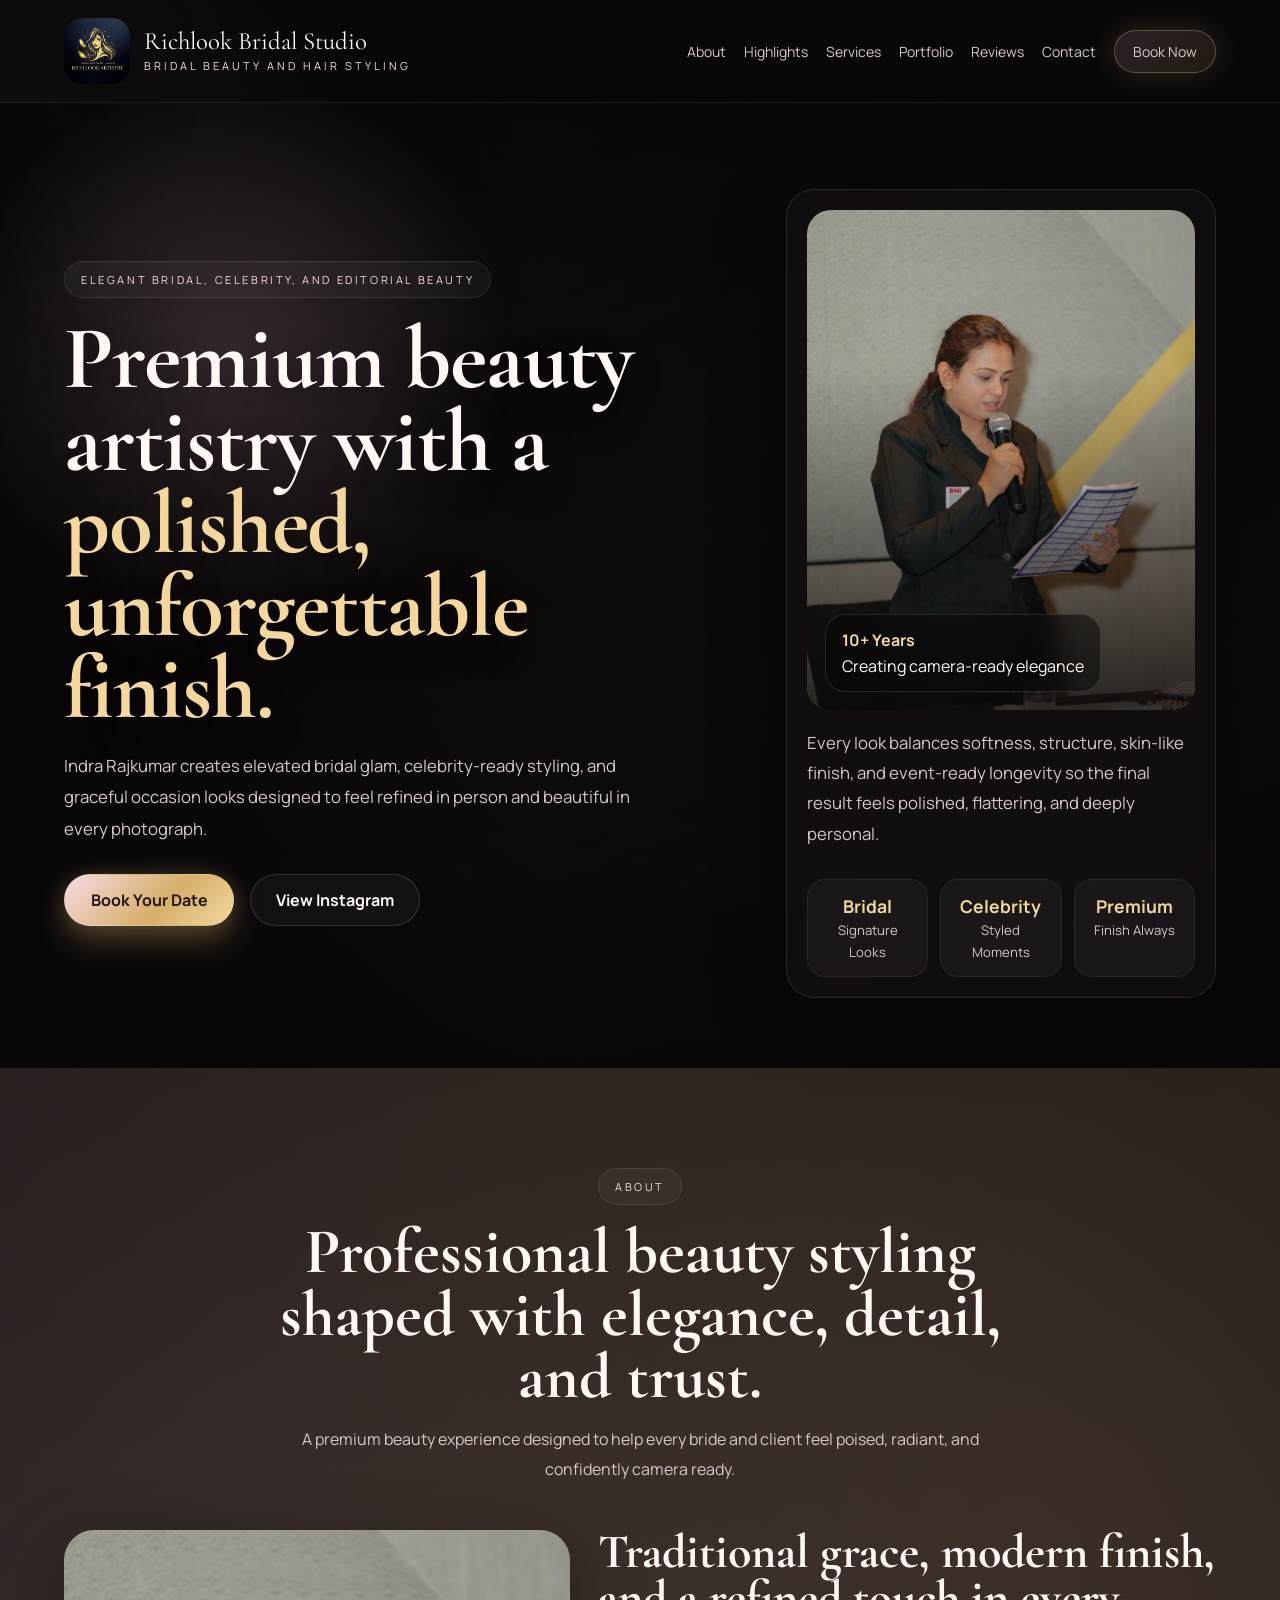
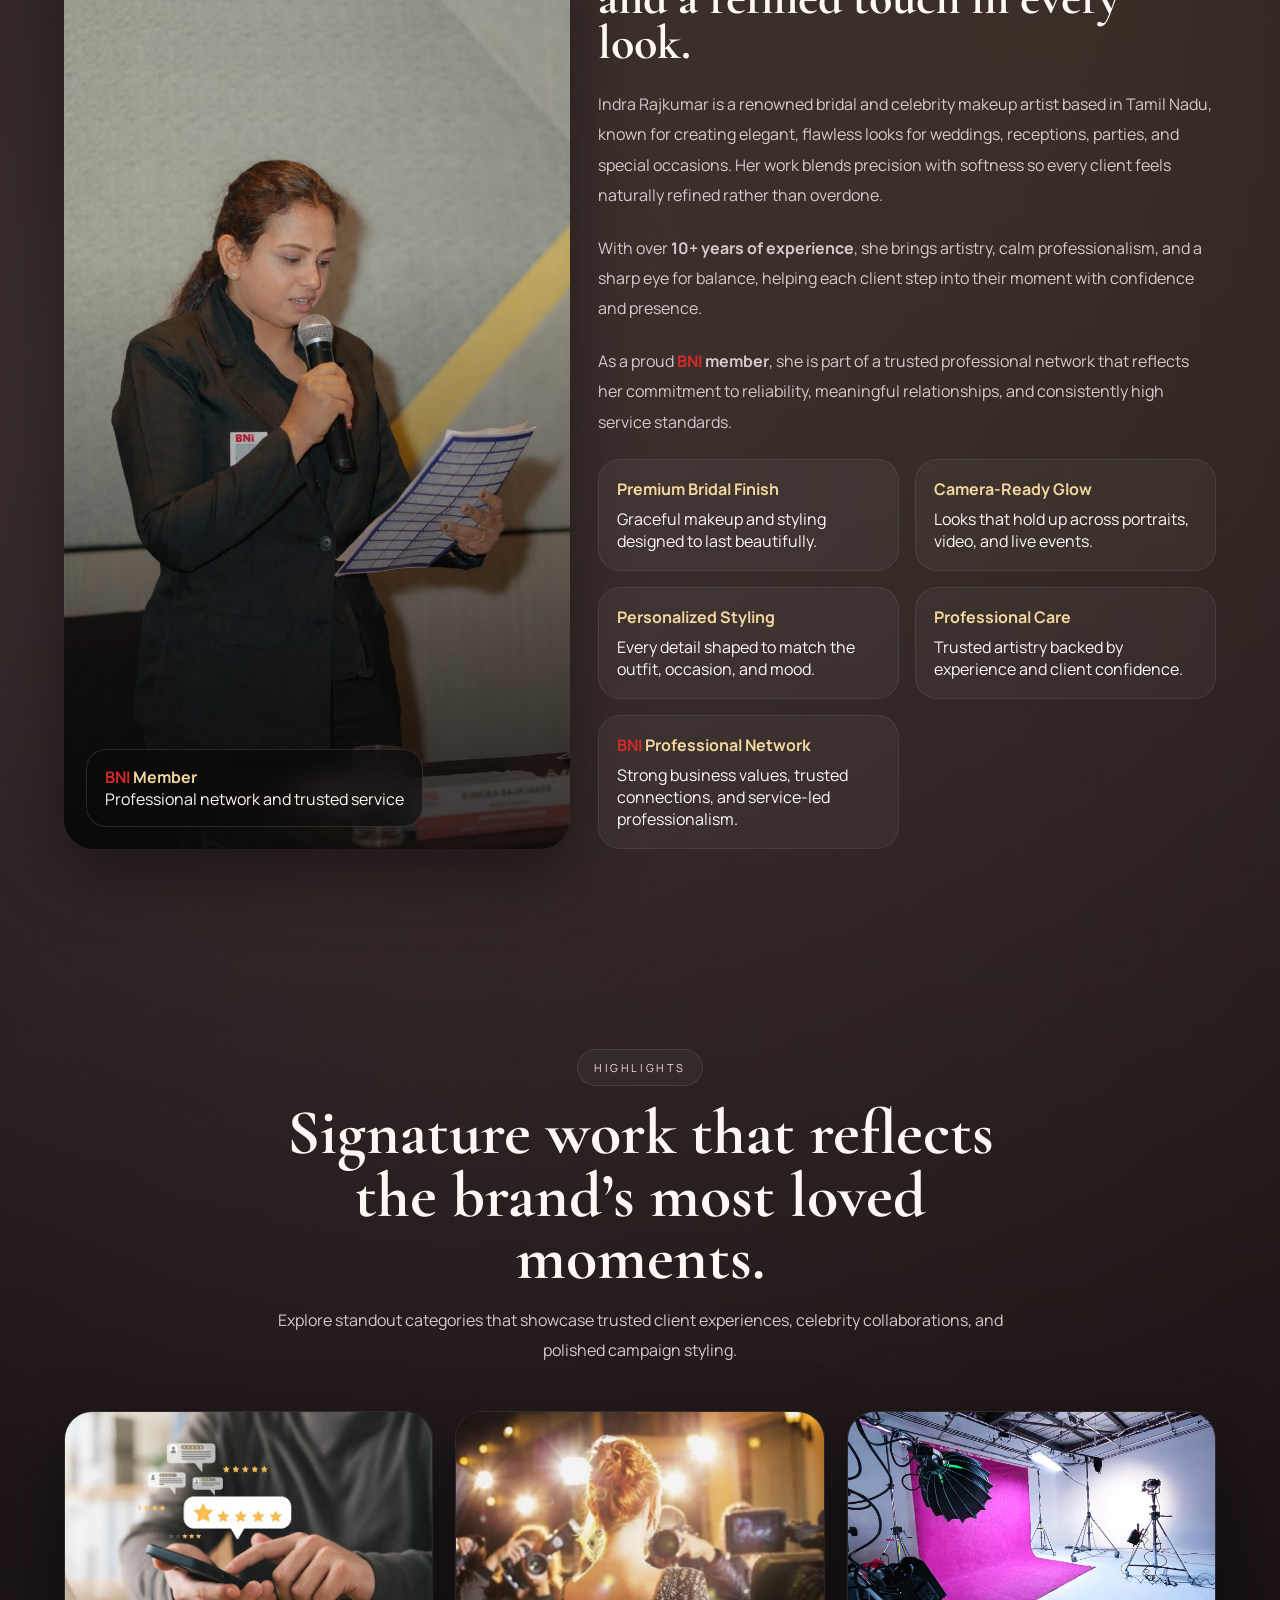
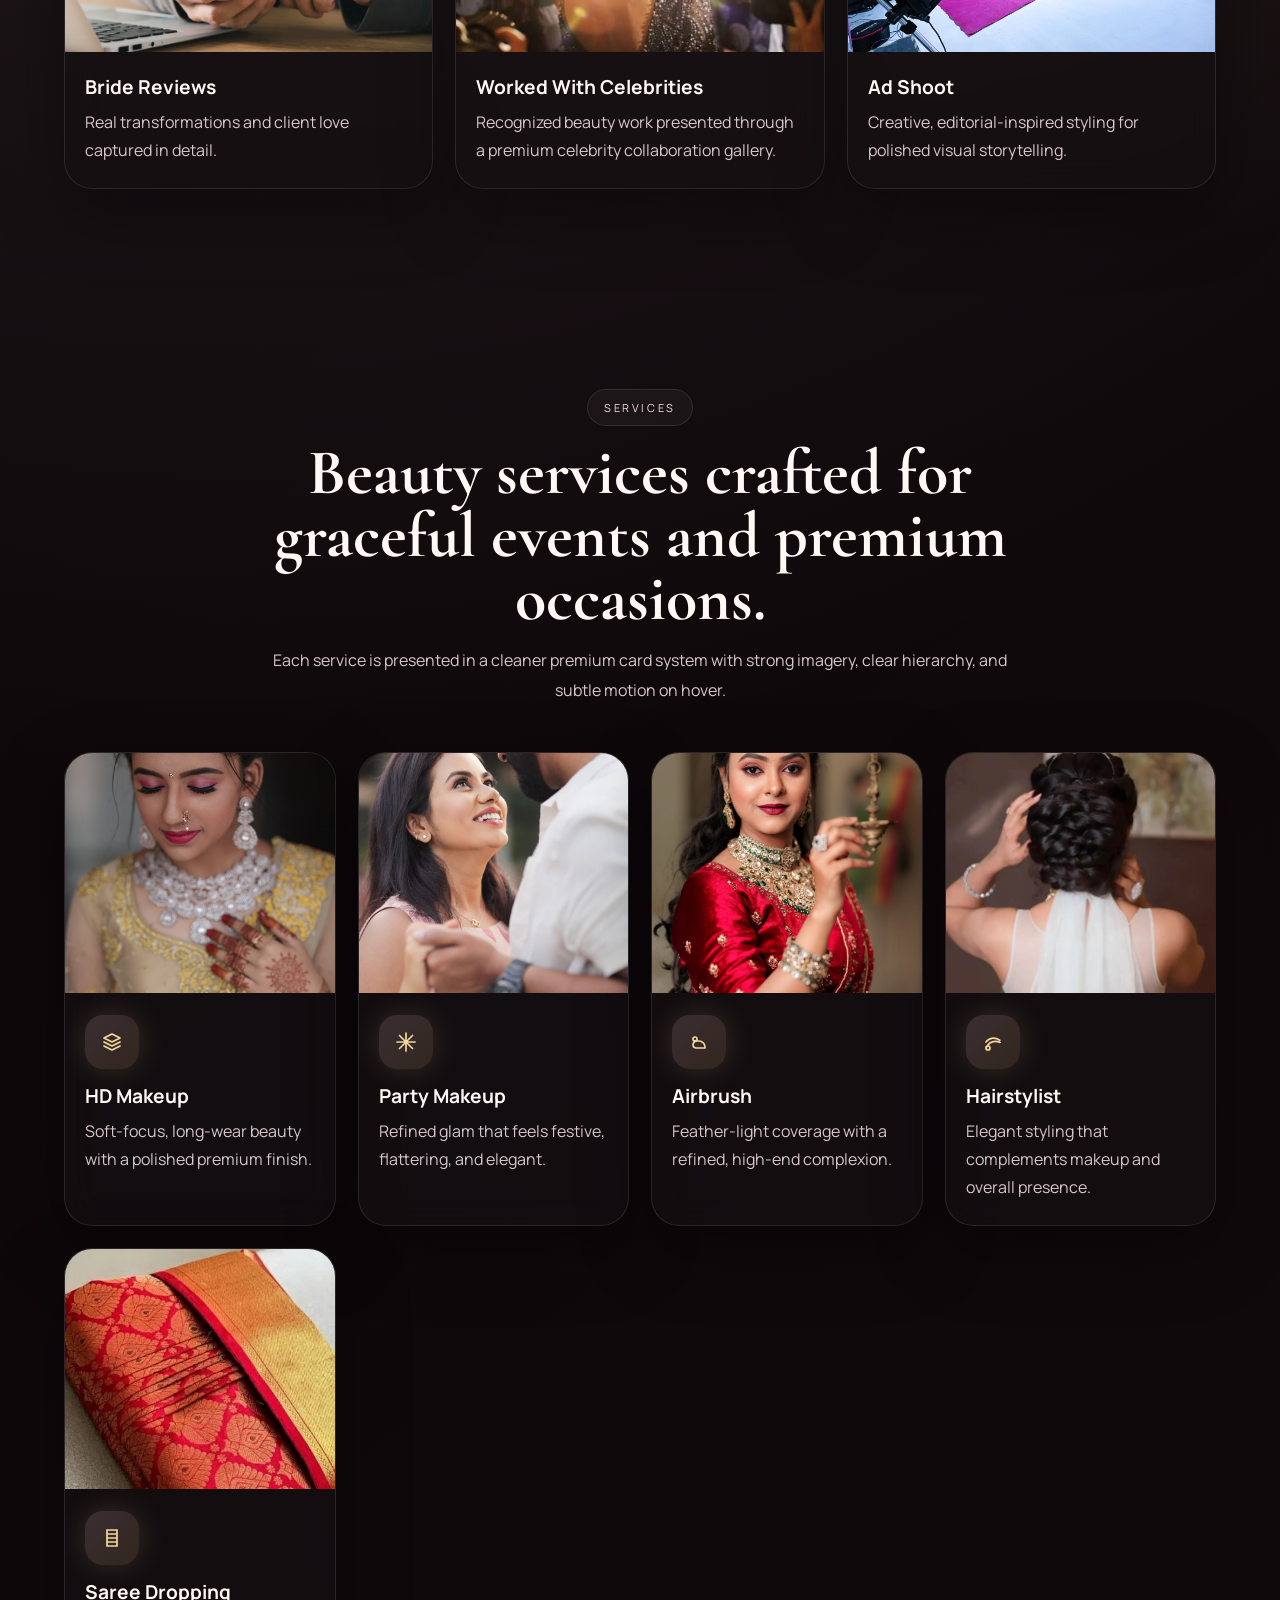
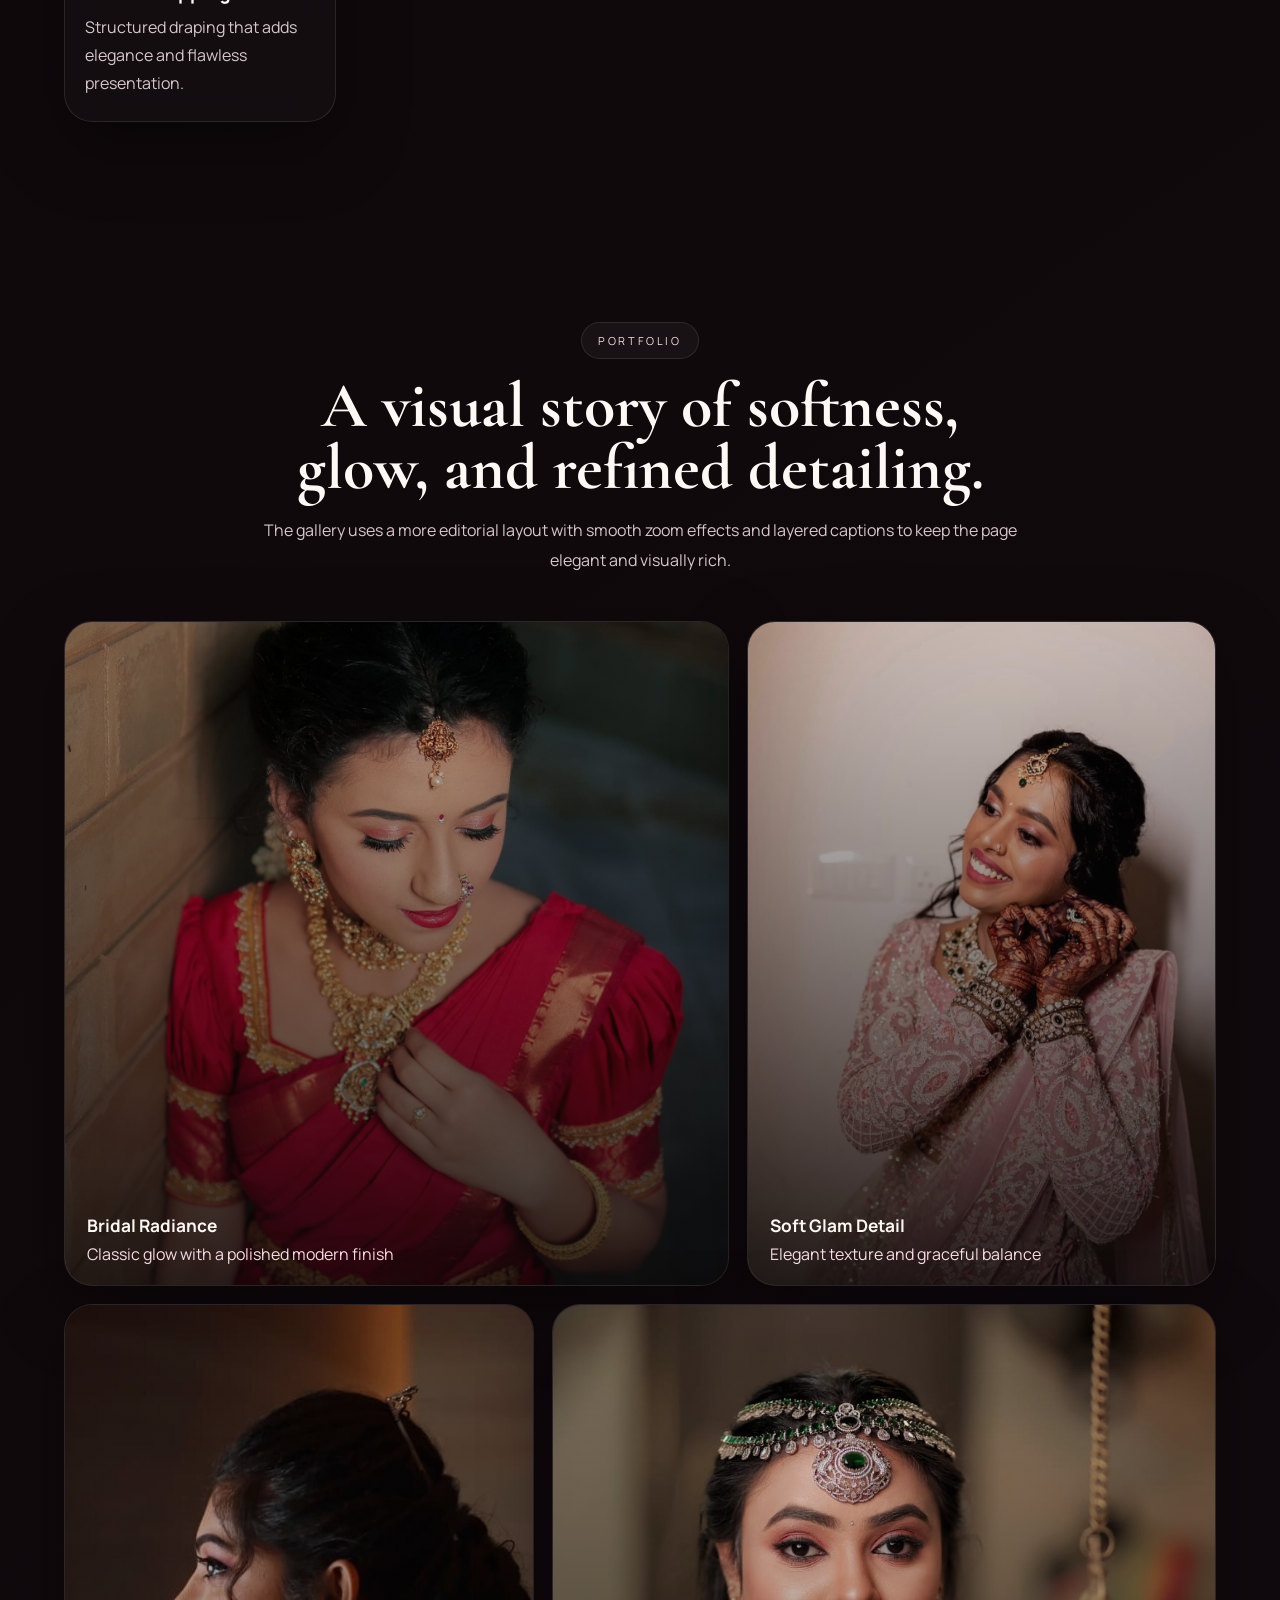
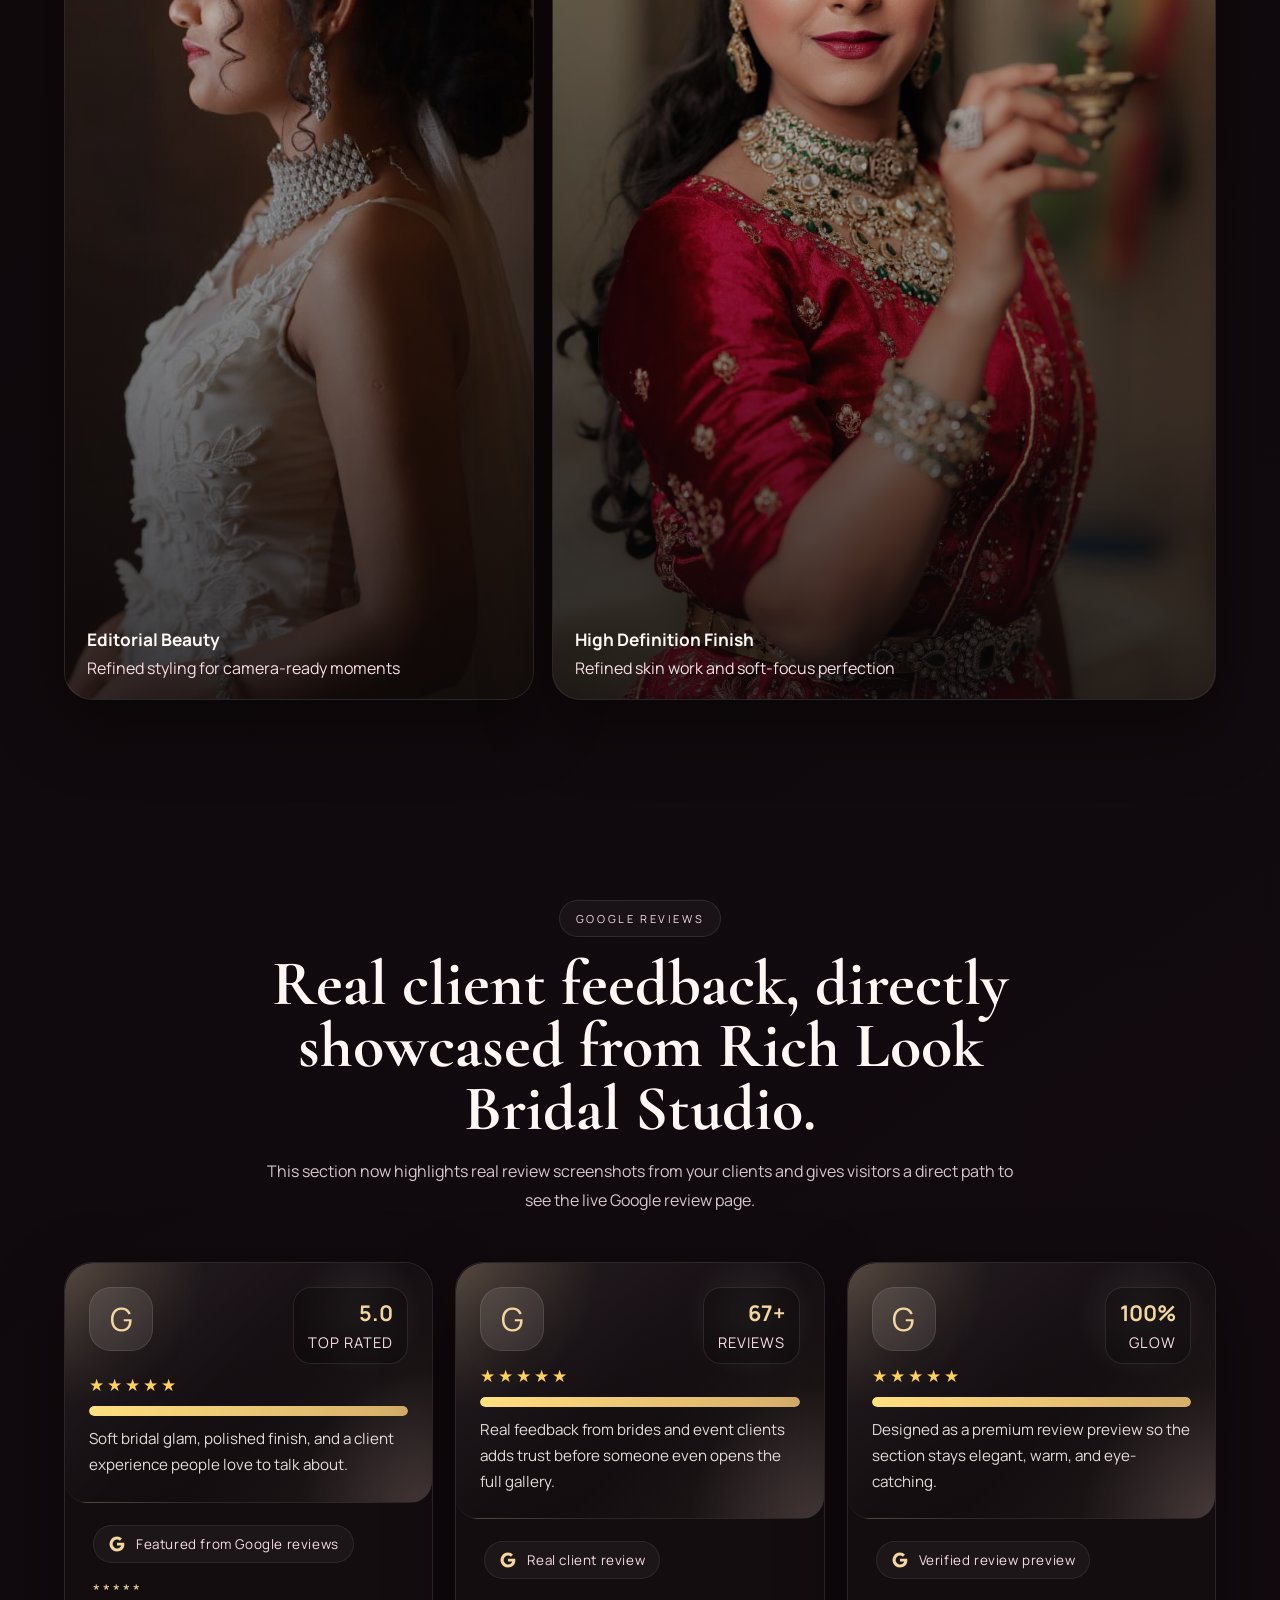
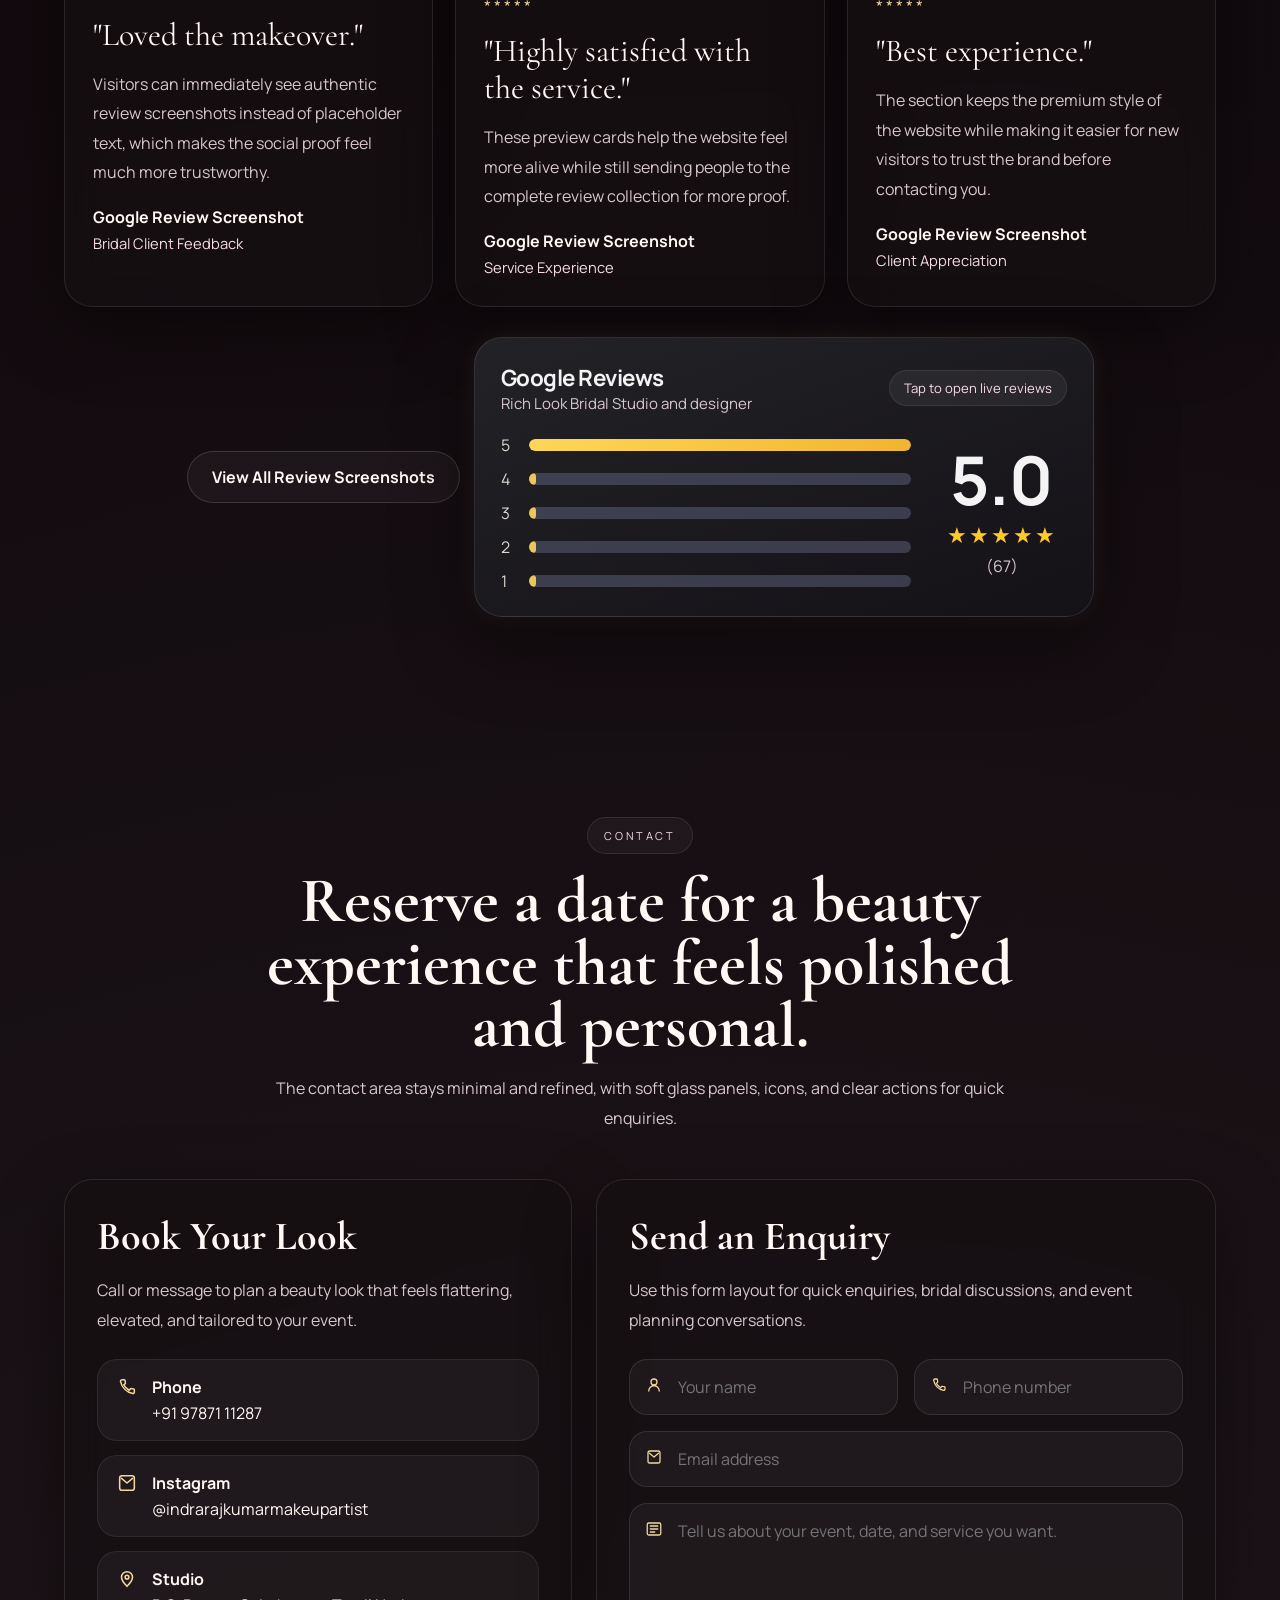
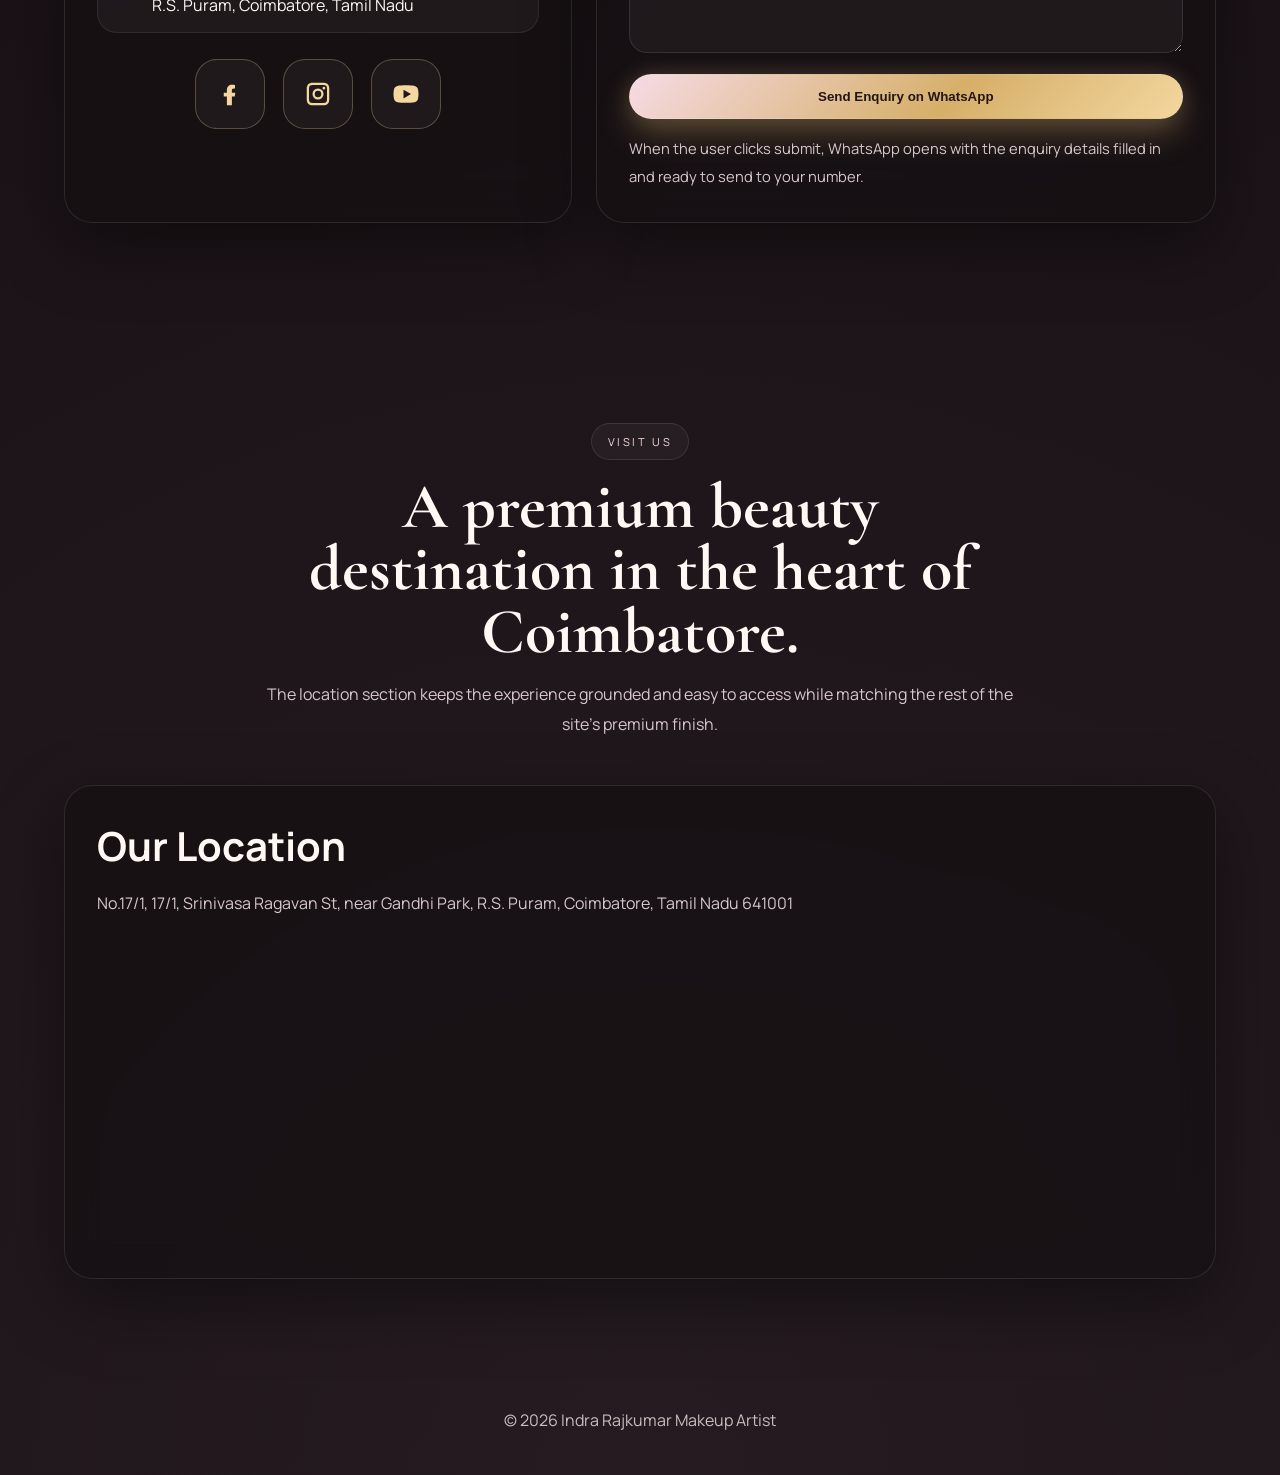
<file: index.html>
<!DOCTYPE html>
<html lang="en">
<head>
<meta charset="UTF-8">
<meta name="viewport" content="width=device-width, initial-scale=1.0">
<title>Indra Rajkumar Makeup Artist</title>
<link rel="preconnect" href="https://fonts.googleapis.com">
<link rel="preconnect" href="https://fonts.gstatic.com" crossorigin>
<link href="https://fonts.googleapis.com/css2?family=Cormorant+Garamond:wght@500;600;700&family=Manrope:wght@400;500;600;700&display=swap" rel="stylesheet">
<style>
:root{
    --bg:#090708;
    --bg-soft:#120c10;
    --panel:rgba(22,16,19,0.72);
    --panel-strong:rgba(17,11,14,0.9);
    --gold:#d6af69;
    --gold-bright:#f3d79f;
    --pink:#f2c6d5;
    --pink-soft:#f8dce5;
    --text:#fff8f4;
    --muted:#d7c7cc;
    --line:rgba(255,255,255,0.1);
    --shadow:0 24px 70px rgba(0,0,0,0.42);
    --glow:0 0 30px rgba(243,215,159,0.16);
}

*{
    margin:0;
    padding:0;
    box-sizing:border-box;
}

html{
    scroll-behavior:smooth;
}

body{
    font-family:'Manrope', sans-serif;
    color:var(--text);
    background:
        radial-gradient(circle at 14% 18%, rgba(242,198,213,0.16), transparent 22%),
        radial-gradient(circle at 82% 14%, rgba(214,175,105,0.16), transparent 20%),
        radial-gradient(circle at 50% 100%, rgba(248,220,229,0.08), transparent 28%),
        linear-gradient(145deg, #050405 0%, #10090c 45%, #130b10 100%);
    overflow-x:hidden;
}

body::before,
body::after{
    content:"";
    position:fixed;
    width:320px;
    height:320px;
    border-radius:50%;
    filter:blur(90px);
    pointer-events:none;
    z-index:0;
}

body::before{
    top:-80px;
    left:-100px;
    background:rgba(242,198,213,0.16);
}

body::after{
    right:-120px;
    bottom:60px;
    background:rgba(214,175,105,0.14);
}

a{
    color:inherit;
    text-decoration:none;
}

img{
    max-width:100%;
    display:block;
}

.page{
    position:relative;
    z-index:1;
}

.navbar{
    position:sticky;
    top:0;
    z-index:20;
    display:flex;
    align-items:center;
    justify-content:space-between;
    gap:20px;
    padding:18px 5vw;
    background:rgba(9,7,8,0.72);
    backdrop-filter:blur(18px);
    border-bottom:1px solid rgba(255,255,255,0.07);
}

.brand{
    display:flex;
    align-items:center;
    gap:14px;
}

.brand img{
    width:66px;
    height:66px;
    border-radius:18px;
    object-fit:cover;
    box-shadow:var(--shadow);
}

.brand-copy{
    display:flex;
    flex-direction:column;
    gap:4px;
}

.brand-title,
.hero h1,
.section-header h2,
.about-copy h3,
.contact-card h3,
.testimonial-quote{
    font-family:'Cormorant Garamond', serif;
}

.brand-title{
    font-size:1.55rem;
    line-height:1;
}

.brand-note{
    color:var(--pink-soft);
    text-transform:uppercase;
    letter-spacing:3px;
    font-size:11px;
}

.nav-toggle{
    display:none;
    width:52px;
    height:52px;
    border:none;
    border-radius:14px;
    background:rgba(255,255,255,0.04);
    color:var(--text);
    cursor:pointer;
    border:1px solid rgba(255,255,255,0.08);
}

.nav-toggle span{
    display:block;
    width:24px;
    height:2px;
    margin:5px auto;
    background:currentColor;
    border-radius:999px;
}

.nav-links{
    display:flex;
    align-items:center;
    gap:18px;
}

.nav-links a{
    color:var(--muted);
    transition:color 0.25s ease;
    font-size:14px;
}

.nav-links a:hover{
    color:var(--gold-bright);
}

.nav-book{
    padding:11px 18px;
    border-radius:999px;
    border:1px solid rgba(243,215,159,0.28);
    background:linear-gradient(135deg, rgba(242,198,213,0.14), rgba(214,175,105,0.12));
    color:var(--text);
    box-shadow:var(--glow);
}

.hero{
    position:relative;
    min-height:100vh;
    padding:86px 5vw 70px;
    display:grid;
    grid-template-columns:minmax(0, 1.05fr) minmax(320px, 0.95fr);
    gap:30px;
    align-items:center;
}

.hero::before{
    content:"";
    position:absolute;
    inset:0;
    background:
        linear-gradient(90deg, rgba(8,6,7,0.9) 0%, rgba(8,6,7,0.52) 42%, rgba(8,6,7,0.74) 100%),
        url('https://res.cloudinary.com/dfnt8ozqz/image/upload/f_auto,q_auto/1000099452_ng7uvw') center/cover no-repeat;
    z-index:-2;
}

.hero::after{
    content:"";
    position:absolute;
    inset:0;
    background:
        radial-gradient(circle at 18% 26%, rgba(242,198,213,0.18), transparent 22%),
        linear-gradient(180deg, rgba(8,6,7,0.08) 0%, rgba(8,6,7,0.84) 100%);
    z-index:-1;
}

.hero-copy{
    max-width:700px;
}

.hero-tag,
.section-tag{
    display:inline-block;
    padding:10px 16px;
    border-radius:999px;
    border:1px solid rgba(255,255,255,0.1);
    background:rgba(255,255,255,0.04);
    backdrop-filter:blur(10px);
    color:var(--pink-soft);
    text-transform:uppercase;
    letter-spacing:2.6px;
    font-size:11px;
}

.hero-tag{
    margin-bottom:20px;
}

.hero h1{
    font-size:clamp(3.6rem, 7vw, 6.4rem);
    line-height:0.92;
    letter-spacing:-1px;
    margin-bottom:20px;
    text-shadow:0 14px 34px rgba(0,0,0,0.42);
}

.hero h1 span{
    color:var(--gold-bright);
}

.hero p{
    max-width:600px;
    color:var(--muted);
    font-size:1.05rem;
    line-height:1.85;
    margin-bottom:30px;
}

.hero-actions{
    display:flex;
    gap:16px;
    flex-wrap:wrap;
}

.btn{
    display:inline-flex;
    align-items:center;
    justify-content:center;
    min-width:170px;
    padding:14px 24px;
    border-radius:999px;
    font-weight:700;
    border:1px solid transparent;
    transition:transform 0.3s ease, box-shadow 0.3s ease, border-color 0.3s ease;
}

.btn-primary{
    background:linear-gradient(135deg, #f6dbe5 0%, #d6af69 58%, #f3d79f 100%);
    color:#241517;
    box-shadow:0 16px 32px rgba(214,175,105,0.28), 0 0 24px rgba(243,215,159,0.16);
}

.btn-secondary{
    background:rgba(255,255,255,0.04);
    border-color:rgba(255,255,255,0.14);
    color:var(--text);
}

.btn:hover{
    transform:translateY(-4px);
}

.btn-primary:hover{
    box-shadow:0 18px 38px rgba(214,175,105,0.36), 0 0 34px rgba(243,215,159,0.26);
}

.btn-secondary:hover{
    border-color:rgba(243,215,159,0.32);
    box-shadow:0 16px 30px rgba(0,0,0,0.28), 0 0 24px rgba(243,215,159,0.12);
}

.hero-panel,
.highlight-card,
.service-card,
.testimonial-card,
.contact-card,
.location-card,
.gallery-item{
    border:1px solid var(--line);
    border-radius:28px;
    background:var(--panel);
    backdrop-filter:blur(18px);
    box-shadow:var(--shadow);
}

.hero-panel{
    width:min(100%, 430px);
    justify-self:end;
    padding:20px;
}

.hero-panel-image{
    position:relative;
    overflow:hidden;
    border-radius:24px;
    margin-bottom:18px;
}

.hero-panel-image img{
    width:100%;
    height:500px;
    object-fit:cover;
}

.hero-panel-image::after{
    content:"";
    position:absolute;
    inset:0;
    background:linear-gradient(180deg, transparent 32%, rgba(9,7,8,0.78));
}

.hero-badge{
    position:absolute;
    left:18px;
    bottom:18px;
    z-index:1;
    padding:14px 16px;
    border-radius:20px;
    background:rgba(10,8,9,0.54);
    border:1px solid rgba(255,255,255,0.12);
    backdrop-filter:blur(12px);
}

.hero-badge strong{
    display:block;
    color:var(--gold-bright);
    margin-bottom:4px;
}

.hero-panel p{
    color:var(--muted);
    line-height:1.8;
}

.hero-stats{
    display:grid;
    grid-template-columns:repeat(3, 1fr);
    gap:12px;
    margin-top:18px;
}

.hero-stat{
    padding:14px 10px;
    border-radius:18px;
    text-align:center;
    background:rgba(255,255,255,0.04);
    border:1px solid rgba(255,255,255,0.07);
}

.hero-stat strong{
    display:block;
    color:var(--gold-bright);
    font-size:1.1rem;
}

.hero-stat span{
    color:var(--muted);
    font-size:0.82rem;
}

section{
    position:relative;
    padding:100px 5vw;
}

.section-header{
    max-width:760px;
    margin:0 auto 46px;
    text-align:center;
}

.section-tag{
    margin-bottom:16px;
}

.section-header h2{
    font-size:clamp(2.5rem, 5vw, 4.3rem);
    line-height:0.98;
    margin-bottom:16px;
}

.section-header p{
    color:var(--muted);
    line-height:1.85;
}

.about-grid{
    display:grid;
    grid-template-columns:minmax(280px, 0.9fr) minmax(0, 1.1fr);
    gap:28px;
    align-items:stretch;
}

.about-image{
    position:relative;
    overflow:hidden;
    border-radius:30px;
    box-shadow:var(--shadow);
}

.about-image img{
    width:100%;
    height:100%;
    min-height:520px;
    object-fit:cover;
}

.about-image::after{
    content:"";
    position:absolute;
    inset:0;
    background:linear-gradient(180deg, transparent 36%, rgba(9,7,8,0.8));
}

.about-badge{
    position:absolute;
    left:22px;
    bottom:22px;
    z-index:1;
    padding:16px 18px;
    border-radius:20px;
    background:rgba(12,9,11,0.58);
    border:1px solid rgba(255,255,255,0.12);
    backdrop-filter:blur(14px);
}

.about-badge strong{
    display:block;
    color:var(--gold-bright);
}

.about-copy{
    display:grid;
    gap:22px;
}

.about-copy h3{
    font-size:3rem;
    line-height:0.95;
}

.about-copy p{
    color:var(--muted);
    line-height:1.9;
}

.about-points{
    display:grid;
    grid-template-columns:repeat(2, minmax(0, 1fr));
    gap:16px;
}

.about-point{
    padding:18px;
    border-radius:22px;
    background:rgba(255,255,255,0.04);
    border:1px solid rgba(255,255,255,0.08);
}

.about-point strong{
    display:block;
    margin-bottom:8px;
    color:var(--gold-bright);
}

.bni-text{
    color:#d62828;
}

.highlights-grid{
    display:grid;
    grid-template-columns:repeat(3, minmax(0, 1fr));
    gap:22px;
}

.highlight-card,
.service-card,
.gallery-item,
.testimonial-card{
    overflow:hidden;
    transition:transform 0.35s ease, box-shadow 0.35s ease, border-color 0.35s ease;
}

.highlight-card:hover,
.service-card:hover,
.gallery-item:hover,
.testimonial-card:hover{
    transform:translateY(-10px);
    border-color:rgba(243,215,159,0.24);
    box-shadow:0 28px 80px rgba(0,0,0,0.48), 0 0 30px rgba(243,215,159,0.08);
}

.highlight-card img,
.service-card img{
    width:100%;
    height:240px;
    object-fit:cover;
    transition:transform 0.45s ease;
}

.highlight-card:hover img,
.service-card:hover img,
.gallery-item:hover img{
    transform:scale(1.08);
}

.highlight-content,
.service-content{
    padding:22px 20px 24px;
}

.highlight-content strong,
.service-content strong{
    display:block;
    font-size:1.2rem;
    margin-bottom:8px;
}

.highlight-content span,
.service-content span{
    color:var(--muted);
    line-height:1.75;
}

.services-grid{
    display:grid;
    grid-template-columns:repeat(4, minmax(0, 1fr));
    gap:22px;
}

.featured-shell{
    display:grid;
    grid-template-columns:minmax(0, 1.05fr) minmax(320px, 0.95fr);
    gap:28px;
    align-items:stretch;
}

.featured-collage{
    display:grid;
    grid-template-columns:repeat(12, 1fr);
    gap:18px;
    min-height:640px;
}

.featured-shot{
    position:relative;
    overflow:hidden;
    border:1px solid var(--line);
    border-radius:30px;
    background:var(--panel);
    box-shadow:var(--shadow);
}

.featured-shot img{
    width:100%;
    height:100%;
    object-fit:cover;
    transition:transform 0.45s ease;
}

.featured-shot:hover img{
    transform:scale(1.06);
}

.featured-shot::after{
    content:"";
    position:absolute;
    inset:0;
    background:linear-gradient(180deg, rgba(9,7,8,0.02), rgba(9,7,8,0.34));
    pointer-events:none;
}

.featured-shot-main{
    grid-column:span 7;
}

.featured-shot-side{
    grid-column:span 5;
}

.featured-shot-side.top{
    min-height:310px;
}

.featured-shot-side.bottom{
    min-height:310px;
}

.featured-panel{
    position:relative;
    display:grid;
    gap:24px;
    padding:34px;
    border:1px solid var(--line);
    border-radius:32px;
    background:
        radial-gradient(circle at top right, rgba(214,175,105,0.14), transparent 26%),
        radial-gradient(circle at bottom left, rgba(242,198,213,0.12), transparent 26%),
        var(--panel-strong);
    box-shadow:var(--shadow);
    overflow:hidden;
}

.featured-panel::before{
    content:"";
    position:absolute;
    inset:0;
    background:
        linear-gradient(135deg, rgba(255,255,255,0.04) 0%, transparent 42%),
        linear-gradient(315deg, rgba(243,215,159,0.06) 0%, transparent 38%);
    pointer-events:none;
}

.featured-copy,
.featured-stats,
.featured-list{
    position:relative;
    z-index:1;
}

.featured-copy h3{
    font-family:'Cormorant Garamond', serif;
    font-size:3rem;
    line-height:0.95;
    margin-bottom:14px;
}

.featured-copy p{
    color:var(--muted);
    line-height:1.9;
    font-size:1.02rem;
}

.featured-pill{
    display:inline-flex;
    align-items:center;
    gap:10px;
    padding:10px 16px;
    margin-bottom:18px;
    border-radius:999px;
    border:1px solid rgba(255,255,255,0.1);
    background:rgba(255,255,255,0.05);
    color:var(--pink-soft);
    font-size:0.84rem;
    letter-spacing:0.7px;
    text-transform:uppercase;
}

.featured-pill svg{
    width:18px;
    height:18px;
    color:var(--gold-bright);
    flex:none;
}

.featured-name{
    color:var(--gold-bright);
}

.featured-stats{
    display:grid;
    grid-template-columns:repeat(3, minmax(0, 1fr));
    gap:14px;
}

.featured-stat{
    padding:18px 16px;
    border-radius:22px;
    background:rgba(255,255,255,0.04);
    border:1px solid rgba(255,255,255,0.08);
}

.featured-stat strong{
    display:block;
    margin-bottom:6px;
    color:var(--gold-bright);
    font-size:1.15rem;
}

.featured-stat span{
    color:var(--muted);
    line-height:1.6;
    font-size:0.9rem;
}

.featured-list{
    display:grid;
    grid-template-columns:repeat(2, minmax(0, 1fr));
    gap:14px;
}

.featured-card{
    padding:18px;
    border-radius:22px;
    background:rgba(255,255,255,0.04);
    border:1px solid rgba(255,255,255,0.08);
    transition:transform 0.3s ease, border-color 0.3s ease, box-shadow 0.3s ease;
}

.featured-card:hover{
    transform:translateY(-6px);
    border-color:rgba(243,215,159,0.24);
    box-shadow:0 18px 40px rgba(0,0,0,0.28);
}

.featured-card strong{
    display:block;
    margin-bottom:8px;
    font-size:1rem;
}

.featured-card span{
    display:block;
    color:var(--muted);
    line-height:1.7;
    font-size:0.92rem;
}

.featured-card.future{
    border-style:dashed;
    background:rgba(255,255,255,0.03);
}

.service-icon{
    width:54px;
    height:54px;
    display:grid;
    place-items:center;
    margin-bottom:14px;
    border-radius:18px;
    background:linear-gradient(135deg, rgba(242,198,213,0.18), rgba(214,175,105,0.16));
    color:var(--gold-bright);
    box-shadow:var(--glow);
}

.gallery-grid{
    display:grid;
    grid-template-columns:repeat(12, 1fr);
    gap:18px;
}

.gallery-item{
    position:relative;
    min-height:280px;
}

.gallery-item.large{
    grid-column:span 7;
}

.gallery-item.small{
    grid-column:span 5;
}

.gallery-item img{
    width:100%;
    height:100%;
    object-fit:cover;
    transition:transform 0.45s ease;
}

.gallery-item::after{
    content:"";
    position:absolute;
    inset:0;
    background:linear-gradient(180deg, rgba(9,7,8,0.04), rgba(9,7,8,0.8));
}

.gallery-caption{
    position:absolute;
    left:22px;
    right:22px;
    bottom:20px;
    z-index:1;
}

.gallery-caption strong{
    display:block;
    font-size:1.08rem;
    margin-bottom:6px;
}

.gallery-caption span{
    color:var(--pink-soft);
}

.testimonial-grid{
    display:grid;
    grid-template-columns:repeat(3, minmax(0, 1fr));
    gap:22px;
}

.testimonial-card{
    padding:28px;
}

.testimonial-media{
    display:flex;
    flex-direction:column;
    justify-content:space-between;
    position:relative;
    margin:-28px -28px 22px;
    padding:24px;
    border-radius:28px 28px 22px 22px;
    overflow:hidden;
    border-bottom:1px solid rgba(255,255,255,0.08);
    min-height:240px;
    background:
        radial-gradient(circle at top left, rgba(243,215,159,0.22), transparent 32%),
        radial-gradient(circle at bottom right, rgba(242,198,213,0.18), transparent 30%),
        radial-gradient(circle at 80% 20%, rgba(255,255,255,0.09), transparent 18%),
        linear-gradient(160deg, rgba(29,20,24,0.95), rgba(16,11,14,0.98));
}

.testimonial-media::before{
    content:"";
    position:absolute;
    inset:0;
    background:
        linear-gradient(135deg, rgba(255,255,255,0.05) 0%, transparent 45%),
        linear-gradient(315deg, rgba(243,215,159,0.08) 0%, transparent 42%);
    pointer-events:none;
}

.testimonial-media-top,
.testimonial-media-bottom{
    position:relative;
    z-index:1;
}

.testimonial-media-top{
    display:flex;
    align-items:flex-start;
    justify-content:space-between;
    gap:16px;
}

.testimonial-media-mark{
    width:64px;
    height:64px;
    border-radius:22px;
    display:grid;
    place-items:center;
    background:rgba(255,255,255,0.08);
    border:1px solid rgba(255,255,255,0.1);
    box-shadow:0 10px 30px rgba(0,0,0,0.22);
    font-size:2rem;
    color:var(--gold-bright);
}

.testimonial-media-badge{
    padding:10px 14px;
    border-radius:18px;
    background:rgba(10,8,9,0.42);
    border:1px solid rgba(255,255,255,0.1);
    text-align:right;
    backdrop-filter:blur(8px);
}

.testimonial-media-badge strong{
    display:block;
    margin:0 0 4px;
    font-size:1.35rem;
    color:var(--gold-bright);
}

.testimonial-media-badge span{
    color:var(--pink-soft);
    font-size:0.78rem;
    letter-spacing:1px;
    text-transform:uppercase;
}

.testimonial-media-bottom{
    display:grid;
    gap:10px;
}

.testimonial-mini-stars{
    color:#ffd15a;
    letter-spacing:3px;
    font-size:1.05rem;
}

.testimonial-media-line{
    width:100%;
    height:10px;
    border-radius:999px;
    background:rgba(255,255,255,0.1);
    overflow:hidden;
}

.testimonial-media-line span{
    display:block;
    width:100%;
    height:100%;
    border-radius:999px;
    background:linear-gradient(90deg, #ffe07f 0%, #d6af69 100%);
}

.testimonial-media-copy{
    color:rgba(255,248,244,0.88);
    font-size:0.95rem;
    line-height:1.7;
}

.stars{
    color:var(--gold-bright);
    letter-spacing:3px;
    margin-bottom:16px;
}

.testimonial-quote{
    font-size:2rem;
    line-height:1.15;
    margin-bottom:16px;
}

.testimonial-card p{
    color:var(--muted);
    line-height:1.85;
    margin-bottom:18px;
}

.testimonial-card strong{
    display:block;
    margin-bottom:4px;
}

.testimonial-card span{
    color:var(--pink-soft);
    font-size:0.92rem;
}

.review-source{
    display:inline-flex;
    align-items:center;
    gap:10px;
    padding:9px 14px;
    margin-bottom:16px;
    border-radius:999px;
    border:1px solid rgba(255,255,255,0.08);
    background:rgba(255,255,255,0.04);
    color:var(--pink-soft);
    font-size:0.84rem;
    letter-spacing:0.6px;
}

.review-source svg{
    width:18px;
    height:18px;
    color:var(--gold-bright);
    flex:none;
}

.review-actions{
    display:flex;
    flex-wrap:wrap;
    gap:14px;
    justify-content:center;
    margin-top:30px;
    align-items:stretch;
}

.google-review-button{
    flex:1 1 420px;
    max-width:620px;
    padding:24px 26px;
    border-radius:28px;
    border:1px solid rgba(255,255,255,0.1);
    background:linear-gradient(160deg, rgba(36,36,40,0.96), rgba(21,18,24,0.96));
    box-shadow:0 26px 80px rgba(0,0,0,0.4), 0 0 24px rgba(243,215,159,0.08);
    transition:transform 0.3s ease, box-shadow 0.3s ease, border-color 0.3s ease;
}

.google-review-button:hover{
    transform:translateY(-6px);
    border-color:rgba(243,215,159,0.28);
    box-shadow:0 30px 90px rgba(0,0,0,0.48), 0 0 30px rgba(243,215,159,0.12);
}

.google-review-header{
    display:flex;
    align-items:center;
    justify-content:space-between;
    gap:16px;
    margin-bottom:20px;
}

.google-review-brand{
    display:flex;
    align-items:center;
    gap:12px;
}

.google-logo{
    font-size:1.4rem;
    font-weight:700;
    letter-spacing:-0.5px;
    color:#f4f4f4;
}

.google-review-label{
    color:var(--muted);
    font-size:0.94rem;
}

.google-review-pill{
    padding:8px 14px;
    border-radius:999px;
    background:rgba(255,255,255,0.06);
    border:1px solid rgba(255,255,255,0.08);
    color:var(--pink-soft);
    font-size:0.82rem;
    white-space:nowrap;
}

.google-review-summary{
    display:grid;
    grid-template-columns:minmax(0, 1fr) auto;
    gap:26px;
    align-items:center;
}

.google-review-bars{
    display:grid;
    gap:12px;
}

.google-review-row{
    display:grid;
    grid-template-columns:16px minmax(0, 1fr);
    align-items:center;
    gap:12px;
    color:#ddd6d1;
}

.google-review-track{
    height:12px;
    border-radius:999px;
    background:rgba(107,113,143,0.42);
    overflow:hidden;
}

.google-review-fill{
    height:100%;
    border-radius:999px;
    background:linear-gradient(90deg, #ffd658 0%, #f1b52f 100%);
}

.google-review-fill.full{
    width:100%;
}

.google-review-fill.empty{
    width:2%;
    min-width:6px;
    background:rgba(255,214,88,0.9);
}

.google-review-score{
    min-width:130px;
    text-align:center;
}

.google-review-score strong{
    display:block;
    font-size:4.2rem;
    line-height:0.95;
    color:#f4f4f4;
}

.google-review-stars{
    margin:8px 0 6px;
    color:#ffc928;
    font-size:1.35rem;
    letter-spacing:2px;
}

.google-review-count{
    color:var(--muted);
    font-size:1rem;
}

.review-gallery-link{
    align-self:center;
}

@media (max-width: 780px){
    .google-review-summary{
        grid-template-columns:1fr;
    }

    .google-review-score{
        min-width:0;
        text-align:left;
    }

    .google-review-header{
        flex-direction:column;
        align-items:flex-start;
    }
}

.contact-grid{
    display:grid;
    grid-template-columns:minmax(0, 0.9fr) minmax(0, 1.1fr);
    gap:24px;
}

.contact-card,
.location-card{
    padding:32px;
}

.contact-card h3,
.location-card h3{
    font-size:2.5rem;
    margin-bottom:16px;
}

.contact-card p,
.location-card p{
    color:var(--muted);
    line-height:1.85;
}

.contact-list{
    display:grid;
    gap:14px;
    margin-top:24px;
}

.contact-item{
    display:flex;
    gap:14px;
    padding:16px 18px;
    border-radius:20px;
    background:rgba(255,255,255,0.04);
    border:1px solid rgba(255,255,255,0.08);
}

.contact-item svg{
    flex:none;
    color:var(--gold-bright);
}

.contact-item strong{
    display:block;
    margin-bottom:4px;
}

.contact-form{
    display:grid;
    gap:16px;
    margin-top:24px;
}

.form-note{
    color:var(--muted);
    font-size:0.92rem;
    line-height:1.75;
}

.field-row{
    display:grid;
    grid-template-columns:repeat(2, minmax(0, 1fr));
    gap:16px;
}

.field{
    position:relative;
}

.field svg{
    position:absolute;
    top:17px;
    left:16px;
    color:var(--gold-bright);
}

.contact-form input,
.contact-form textarea{
    width:100%;
    padding:16px 16px 16px 48px;
    border-radius:18px;
    border:1px solid rgba(255,255,255,0.1);
    background:rgba(255,255,255,0.04);
    color:var(--text);
    font:inherit;
    outline:none;
    transition:border-color 0.25s ease, box-shadow 0.25s ease, background 0.25s ease;
}

.contact-form textarea{
    min-height:150px;
    resize:vertical;
}

.contact-form input:focus,
.contact-form textarea:focus{
    border-color:rgba(243,215,159,0.36);
    box-shadow:0 0 0 4px rgba(243,215,159,0.08);
    background:rgba(255,255,255,0.06);
}

.social{
    display:flex;
    justify-content:center;
    gap:18px;
    flex-wrap:wrap;
    margin-top:26px;
}

.social-icon{
    width:70px;
    height:70px;
    border-radius:22px;
    display:grid;
    place-items:center;
    border:1px solid rgba(243,215,159,0.28);
    background:rgba(255,255,255,0.04);
    color:var(--gold-bright);
    transition:transform 0.3s ease, box-shadow 0.3s ease, background 0.3s ease;
}

.social-icon svg{
    width:30px;
    height:30px;
    fill:currentColor;
}

.social-icon:hover{
    transform:translateY(-6px);
    background:linear-gradient(135deg, rgba(242,198,213,0.16), rgba(214,175,105,0.16));
    box-shadow:var(--glow);
}

.map-frame{
    margin-top:22px;
    width:100%;
    height:300px;
    border:0;
    border-radius:22px;
}

.footer{
    padding:30px 5vw 44px;
    text-align:center;
    color:rgba(255,248,244,0.74);
}

.reveal{
    opacity:0;
    transform:translateY(42px);
    transition:opacity 0.9s ease, transform 0.9s ease;
}

.reveal.show{
    opacity:1;
    transform:translateY(0);
}

.delay-1{transition-delay:0.08s;}
.delay-2{transition-delay:0.16s;}
.delay-3{transition-delay:0.24s;}

@media (max-width: 1100px){
    .hero,
    .about-grid,
    .contact-grid,
    .featured-shell{
        grid-template-columns:1fr;
    }

    .hero-panel{
        justify-self:start;
        width:100%;
        max-width:560px;
    }

    .highlights-grid,
    .services-grid,
    .testimonial-grid{
        grid-template-columns:repeat(2, minmax(0, 1fr));
    }

    .featured-collage{
        min-height:auto;
    }

    .featured-shot-main,
    .featured-shot-side{
        grid-column:span 6;
        min-height:320px;
    }

    .gallery-item.large,
    .gallery-item.small{
        grid-column:span 6;
    }
}

@media (max-width: 780px){
    .navbar{
        padding:16px 20px;
        flex-wrap:wrap;
    }

    .nav-toggle{
        display:block;
        margin-left:auto;
    }

    .nav-links{
        display:none;
        width:100%;
        flex-direction:column;
        align-items:flex-start;
        padding:18px;
        margin-top:10px;
        border-radius:22px;
        background:rgba(18,12,15,0.96);
        border:1px solid rgba(255,255,255,0.08);
    }

    .nav-links.show{
        display:flex;
    }

    .hero{
        padding:56px 20px 50px;
    }

    .hero h1{
        font-size:clamp(3rem, 13vw, 4.8rem);
    }

    section{
        padding:78px 20px;
    }

    .highlights-grid,
    .services-grid,
    .testimonial-grid,
    .field-row,
    .about-points,
    .featured-stats,
    .featured-list{
        grid-template-columns:1fr;
    }

    .gallery-grid{
        grid-template-columns:1fr;
    }

    .gallery-item.large,
    .gallery-item.small{
        grid-column:span 1;
        min-height:320px;
    }

    .hero-stats{
        grid-template-columns:1fr;
    }

    .brand-title{
        font-size:1.3rem;
    }

    .hero-panel-image img,
    .about-image img{
        min-height:420px;
        height:auto;
    }

    .featured-collage{
        grid-template-columns:1fr;
    }

    .featured-shot-main,
    .featured-shot-side{
        grid-column:span 1;
        min-height:320px;
    }

    .featured-panel{
        padding:26px 20px;
    }

    .featured-copy h3{
        font-size:2.4rem;
    }
}
</style>
</head>
<body>
<div class="page">
    <header class="navbar">
        <div class="brand">
            <img src="logo.png.jpeg" alt="Indra Rajkumar logo">
            <div class="brand-copy">
                <span class="brand-title">Richlook Bridal Studio</span>
                <span class="brand-note">Bridal Beauty and Hair Styling</span>
            </div>
        </div>

        <button class="nav-toggle" id="navToggle" type="button" aria-label="Open navigation">
            <span></span>
            <span></span>
            <span></span>
        </button>

        <nav class="nav-links" id="navLinks" aria-label="Main navigation">
            <a href="#about">About</a>
            <a href="#highlights">Highlights</a>
            <a href="#services">Services</a>
            <a href="#portfolio">Portfolio</a>
            <a href="#testimonials">Reviews</a>
            <a href="#contact">Contact</a>
            <a href="tel:9787111287" class="nav-book">Book Now</a>
        </nav>
    </header>

    <section class="hero">
        <div class="hero-copy reveal">
            <span class="hero-tag">Elegant Bridal, Celebrity, and Editorial Beauty</span>
            <h1>Premium beauty artistry with a <span>polished, unforgettable finish.</span></h1>
            <p>Indra Rajkumar creates elevated bridal glam, celebrity-ready styling, and graceful occasion looks designed to feel refined in person and beautiful in every photograph.</p>
            <div class="hero-actions">
                <a href="#contact" class="btn btn-primary">Book Your Date</a>
                <a href="https://www.instagram.com/indrarajkumarmakeupartist" target="_blank" class="btn btn-secondary" rel="noreferrer">View Instagram</a>
            </div>
        </div>

        <aside class="hero-panel reveal delay-1">
            <div class="hero-panel-image">
                <img src="indra.jpg.jpeg" alt="Indra Rajkumar makeup artist portrait">
                <div class="hero-badge">
                    <strong>10+ Years</strong>
                    <span>Creating camera-ready elegance</span>
                </div>
            </div>
            <p>Every look balances softness, structure, skin-like finish, and event-ready longevity so the final result feels polished, flattering, and deeply personal.</p>
            <div class="hero-stats">
                <div class="hero-stat">
                    <strong>Bridal</strong>
                    <span>Signature Looks</span>
                </div>
                <div class="hero-stat">
                    <strong>Celebrity</strong>
                    <span>Styled Moments</span>
                </div>
                <div class="hero-stat">
                    <strong>Premium</strong>
                    <span>Finish Always</span>
                </div>
            </div>
        </aside>
    </section>

    <section id="about">
        <div class="section-header reveal">
            <span class="section-tag">About</span>
            <h2>Professional beauty styling shaped with elegance, detail, and trust.</h2>
            <p>A premium beauty experience designed to help every bride and client feel poised, radiant, and confidently camera ready.</p>
        </div>

        <div class="about-grid">
            <div class="about-image reveal">
                <img src="indra.jpg.jpeg" alt="Indra Rajkumar portrait">
                <div class="about-badge">
                    <strong><span class="bni-text">BNI</span> Member</strong>
                    <span>Professional network and trusted service</span>
                </div>
            </div>

            <div class="about-copy reveal delay-1">
                <h3>Traditional grace, modern finish, and a refined touch in every look.</h3>
                <p>Indra Rajkumar is a renowned bridal and celebrity makeup artist based in Tamil Nadu, known for creating elegant, flawless looks for weddings, receptions, parties, and special occasions. Her work blends precision with softness so every client feels naturally refined rather than overdone.</p>
                <p>With over <strong>10+ years of experience</strong>, she brings artistry, calm professionalism, and a sharp eye for balance, helping each client step into their moment with confidence and presence.</p>
                <p>As a proud <strong><span class="bni-text">BNI</span> member</strong>, she is part of a trusted professional network that reflects her commitment to reliability, meaningful relationships, and consistently high service standards.</p>
                <div class="about-points">
                    <div class="about-point">
                        <strong>Premium Bridal Finish</strong>
                        <span>Graceful makeup and styling designed to last beautifully.</span>
                    </div>
                    <div class="about-point">
                        <strong>Camera-Ready Glow</strong>
                        <span>Looks that hold up across portraits, video, and live events.</span>
                    </div>
                    <div class="about-point">
                        <strong>Personalized Styling</strong>
                        <span>Every detail shaped to match the outfit, occasion, and mood.</span>
                    </div>
                    <div class="about-point">
                        <strong>Professional Care</strong>
                        <span>Trusted artistry backed by experience and client confidence.</span>
                    </div>
                    <div class="about-point">
                        <strong><span class="bni-text">BNI</span> Professional Network</strong>
                        <span>Strong business values, trusted connections, and service-led professionalism.</span>
                    </div>
                </div>
            </div>
        </div>
    </section>

    <section id="highlights">
        <div class="section-header reveal">
            <span class="section-tag">Highlights</span>
            <h2>Signature work that reflects the brand’s most loved moments.</h2>
            <p>Explore standout categories that showcase trusted client experiences, celebrity collaborations, and polished campaign styling.</p>
        </div>

        <div class="highlights-grid">
            <a href="reviews.html" class="highlight-card reveal">
                <img src="review.jpg.jpeg" alt="Bride reviews gallery">
                <div class="highlight-content">
                    <strong>Bride Reviews</strong>
                    <span>Real transformations and client love captured in detail.</span>
                </div>
            </a>

            <a href="celebs.html" class="highlight-card reveal delay-1">
                <img src="cele.jpg.jpeg" alt="Worked with celebrities gallery">
                <div class="highlight-content">
                    <strong>Worked With Celebrities</strong>
                    <span>Recognized beauty work presented through a premium celebrity collaboration gallery.</span>
                </div>
            </a>

            <a href="adshoot.html" class="highlight-card reveal delay-2">
                <img src="studio.jpg.jpeg" alt="Ad shoot gallery">
                <div class="highlight-content">
                    <strong>Ad Shoot</strong>
                    <span>Creative, editorial-inspired styling for polished visual storytelling.</span>
                </div>
            </a>
        </div>
    </section>


    <section id="services">
        <div class="section-header reveal">
            <span class="section-tag">Services</span>
            <h2>Beauty services crafted for graceful events and premium occasions.</h2>
            <p>Each service is presented in a cleaner premium card system with strong imagery, clear hierarchy, and subtle motion on hover.</p>
        </div>

        <div class="services-grid">
            <a href="hd-makeup.html" class="service-card reveal">
                <img src="80.jpg.jpeg" alt="HD makeup service">
                <div class="service-content">
                    <div class="service-icon">
                        <svg width="24" height="24" viewBox="0 0 24 24" fill="none" aria-hidden="true">
                            <path d="M12 4 4 8l8 4 8-4-8-4Zm-8 8 8 4 8-4M4 16l8 4 8-4" stroke="currentColor" stroke-width="1.7" stroke-linecap="round" stroke-linejoin="round"/>
                        </svg>
                    </div>
                    <strong>HD Makeup</strong>
                    <span>Soft-focus, long-wear beauty with a polished premium finish.</span>
                </div>
            </a>

            <a href="party.html" class="service-card reveal delay-1">
                <img src="WhatsApp Image 2026-04-18 at 1.09.16 AM.jpeg" alt="Party makeup close-up couple portrait">
                <div class="service-content">
                    <div class="service-icon">
                        <svg width="24" height="24" viewBox="0 0 24 24" fill="none" aria-hidden="true">
                            <path d="M12 3v18M3 12h18M5.5 5.5l13 13M18.5 5.5l-13 13" stroke="currentColor" stroke-width="1.7" stroke-linecap="round"/>
                        </svg>
                    </div>
                    <strong>Party Makeup</strong>
                    <span>Refined glam that feels festive, flattering, and elegant.</span>
                </div>
            </a>

            <a href="airbrush.html" class="service-card reveal delay-2">
                <img src="hd.jpg.jpeg" alt="Airbrush makeup service">
                <div class="service-content">
                    <div class="service-icon">
                        <svg width="24" height="24" viewBox="0 0 24 24" fill="none" aria-hidden="true">
                            <path d="M6 15c0-2.2 1.8-4 4-4h2c3.3 0 6 2.7 6 6v1H9a3 3 0 0 1-3-3Z" stroke="currentColor" stroke-width="1.7" stroke-linecap="round" stroke-linejoin="round"/>
                            <circle cx="8" cy="9" r="2" stroke="currentColor" stroke-width="1.7"/>
                        </svg>
                    </div>
                    <strong>Airbrush</strong>
                    <span>Feather-light coverage with a refined, high-end complexion.</span>
                </div>
            </a>

            <a href="hair.html" class="service-card reveal delay-3">
                <img src="35.jpg.jpeg" alt="Hairstylist service">
                <div class="service-content">
                    <div class="service-icon">
                        <svg width="24" height="24" viewBox="0 0 24 24" fill="none" aria-hidden="true">
                            <path d="M5 18c2.1-4.4 5.1-6.6 9-6.6 1.7 0 3.3.3 5 1M5 12c2.2-2.5 4.7-3.8 7.6-3.8 2.1 0 4.1.7 6.2 2" stroke="currentColor" stroke-width="1.7" stroke-linecap="round"/>
                            <circle cx="7" cy="18" r="2" stroke="currentColor" stroke-width="1.7"/>
                        </svg>
                    </div>
                    <strong>Hairstylist</strong>
                    <span>Elegant styling that complements makeup and overall presence.</span>
                </div>
            </a>

            <a href="saree.html" class="service-card reveal">
                <img src="WhatsApp Image 2026-04-18 at 12.47.15 AM.jpeg" alt="Saree dropping service">
                <div class="service-content">
                    <div class="service-icon">
                        <svg width="24" height="24" viewBox="0 0 24 24" fill="none" aria-hidden="true">
                            <path d="M7 4h10v16H7zM7 8h10M7 12h10M7 16h10" stroke="currentColor" stroke-width="1.7" stroke-linecap="round"/>
                        </svg>
                    </div>
                    <strong>Saree Dropping</strong>
                    <span>Structured draping that adds elegance and flawless presentation.</span>
                </div>
            </a>

        </div>
    </section>

    <section id="portfolio">
        <div class="section-header reveal">
            <span class="section-tag">Portfolio</span>
            <h2>A visual story of softness, glow, and refined detailing.</h2>
            <p>The gallery uses a more editorial layout with smooth zoom effects and layered captions to keep the page elegant and visually rich.</p>
        </div>

        <div class="gallery-grid">
            <div class="gallery-item large reveal">
                <img src="101.jpg.jpeg" alt="Bridal radiance portrait">
                <div class="gallery-caption">
                    <strong>Bridal Radiance</strong>
                    <span>Classic glow with a polished modern finish</span>
                </div>
            </div>
            <div class="gallery-item small reveal delay-1">
                <img src="WhatsApp Image 2026-04-17 at 10.59.05 PM.jpeg" alt="Soft glam detail in pink attire">
                <div class="gallery-caption">
                    <strong>Soft Glam Detail</strong>
                    <span>Elegant texture and graceful balance</span>
                </div>
            </div>
            <div class="gallery-item small reveal">
                <img src="WhatsApp Image 2026-04-17 at 11.02.08 PM.jpeg" alt="Editorial bridal side profile portrait">
                <div class="gallery-caption">
                    <strong>Editorial Beauty</strong>
                    <span>Refined styling for camera-ready moments</span>
                </div>
            </div>
            <div class="gallery-item large reveal delay-1">
                <img src="hd.jpg.jpeg" alt="Portfolio image 4">
                <div class="gallery-caption">
                    <strong>High Definition Finish</strong>
                    <span>Refined skin work and soft-focus perfection</span>
                </div>
            </div>
        </div>
    </section>

    <section id="testimonials">
        <div class="section-header reveal">
            <span class="section-tag">Google Reviews</span>
            <h2>Real client feedback, directly showcased from Rich Look Bridal Studio.</h2>
            <p>This section now highlights real review screenshots from your clients and gives visitors a direct path to see the live Google review page.</p>
        </div>

        <div class="testimonial-grid">
            <article class="testimonial-card reveal">
                <a href="reviews.html" class="testimonial-media" aria-label="Open full Google review gallery">
                    <div class="testimonial-media-top">
                        <div class="testimonial-media-mark">G</div>
                        <div class="testimonial-media-badge">
                            <strong>5.0</strong>
                            <span>Top Rated</span>
                        </div>
                    </div>
                    <div class="testimonial-media-bottom">
                        <div class="testimonial-mini-stars">★★★★★</div>
                        <div class="testimonial-media-line"><span></span></div>
                        <div class="testimonial-media-copy">Soft bridal glam, polished finish, and a client experience people love to talk about.</div>
                    </div>
                </a>
                <div class="review-source">
                    <svg viewBox="0 0 24 24" fill="none" aria-hidden="true">
                        <path d="M21.8 12.2c0-.7-.1-1.4-.2-2H12v3.8h5.5a4.7 4.7 0 0 1-2 3.1v2.6h3.2c1.9-1.7 3.1-4.3 3.1-7.5Z" fill="currentColor"/>
                        <path d="M12 22c2.7 0 4.9-.9 6.6-2.3l-3.2-2.6c-.9.6-2 .9-3.4.9-2.6 0-4.8-1.8-5.5-4.2H3.2v2.7A10 10 0 0 0 12 22Z" fill="currentColor"/>
                        <path d="M6.5 13.8A6 6 0 0 1 6.2 12c0-.6.1-1.2.3-1.8V7.5H3.2A10 10 0 0 0 2 12c0 1.6.4 3.2 1.2 4.5l3.3-2.7Z" fill="currentColor"/>
                        <path d="M12 6a5.4 5.4 0 0 1 3.8 1.5l2.8-2.8A9.7 9.7 0 0 0 12 2 10 10 0 0 0 3.2 7.5l3.3 2.7C7.2 7.8 9.4 6 12 6Z" fill="currentColor"/>
                    </svg>
                    Featured from Google reviews
                </div>
                <div class="stars">*****</div>
                <div class="testimonial-quote">"Loved the makeover."</div>
                <p>Visitors can immediately see authentic review screenshots instead of placeholder text, which makes the social proof feel much more trustworthy.</p>
                <strong>Google Review Screenshot</strong>
                <span>Bridal Client Feedback</span>
            </article>

            <article class="testimonial-card reveal delay-1">
                <a href="reviews.html" class="testimonial-media" aria-label="Open full Google review gallery">
                    <div class="testimonial-media-top">
                        <div class="testimonial-media-mark">G</div>
                        <div class="testimonial-media-badge">
                            <strong>67+</strong>
                            <span>Reviews</span>
                        </div>
                    </div>
                    <div class="testimonial-media-bottom">
                        <div class="testimonial-mini-stars">★★★★★</div>
                        <div class="testimonial-media-line"><span></span></div>
                        <div class="testimonial-media-copy">Real feedback from brides and event clients adds trust before someone even opens the full gallery.</div>
                    </div>
                </a>
                <div class="review-source">
                    <svg viewBox="0 0 24 24" fill="none" aria-hidden="true">
                        <path d="M21.8 12.2c0-.7-.1-1.4-.2-2H12v3.8h5.5a4.7 4.7 0 0 1-2 3.1v2.6h3.2c1.9-1.7 3.1-4.3 3.1-7.5Z" fill="currentColor"/>
                        <path d="M12 22c2.7 0 4.9-.9 6.6-2.3l-3.2-2.6c-.9.6-2 .9-3.4.9-2.6 0-4.8-1.8-5.5-4.2H3.2v2.7A10 10 0 0 0 12 22Z" fill="currentColor"/>
                        <path d="M6.5 13.8A6 6 0 0 1 6.2 12c0-.6.1-1.2.3-1.8V7.5H3.2A10 10 0 0 0 2 12c0 1.6.4 3.2 1.2 4.5l3.3-2.7Z" fill="currentColor"/>
                        <path d="M12 6a5.4 5.4 0 0 1 3.8 1.5l2.8-2.8A9.7 9.7 0 0 0 12 2 10 10 0 0 0 3.2 7.5l3.3 2.7C7.2 7.8 9.4 6 12 6Z" fill="currentColor"/>
                    </svg>
                    Real client review
                </div>
                <div class="stars">*****</div>
                <div class="testimonial-quote">"Highly satisfied with the service."</div>
                <p>These preview cards help the website feel more alive while still sending people to the complete review collection for more proof.</p>
                <strong>Google Review Screenshot</strong>
                <span>Service Experience</span>
            </article>

            <article class="testimonial-card reveal delay-2">
                <a href="reviews.html" class="testimonial-media" aria-label="Open full Google review gallery">
                    <div class="testimonial-media-top">
                        <div class="testimonial-media-mark">G</div>
                        <div class="testimonial-media-badge">
                            <strong>100%</strong>
                            <span>Glow</span>
                        </div>
                    </div>
                    <div class="testimonial-media-bottom">
                        <div class="testimonial-mini-stars">★★★★★</div>
                        <div class="testimonial-media-line"><span></span></div>
                        <div class="testimonial-media-copy">Designed as a premium review preview so the section stays elegant, warm, and eye-catching.</div>
                    </div>
                </a>
                <div class="review-source">
                    <svg viewBox="0 0 24 24" fill="none" aria-hidden="true">
                        <path d="M21.8 12.2c0-.7-.1-1.4-.2-2H12v3.8h5.5a4.7 4.7 0 0 1-2 3.1v2.6h3.2c1.9-1.7 3.1-4.3 3.1-7.5Z" fill="currentColor"/>
                        <path d="M12 22c2.7 0 4.9-.9 6.6-2.3l-3.2-2.6c-.9.6-2 .9-3.4.9-2.6 0-4.8-1.8-5.5-4.2H3.2v2.7A10 10 0 0 0 12 22Z" fill="currentColor"/>
                        <path d="M6.5 13.8A6 6 0 0 1 6.2 12c0-.6.1-1.2.3-1.8V7.5H3.2A10 10 0 0 0 2 12c0 1.6.4 3.2 1.2 4.5l3.3-2.7Z" fill="currentColor"/>
                        <path d="M12 6a5.4 5.4 0 0 1 3.8 1.5l2.8-2.8A9.7 9.7 0 0 0 12 2 10 10 0 0 0 3.2 7.5l3.3 2.7C7.2 7.8 9.4 6 12 6Z" fill="currentColor"/>
                    </svg>
                    Verified review preview
                </div>
                <div class="stars">*****</div>
                <div class="testimonial-quote">"Best experience."</div>
                <p>The section keeps the premium style of the website while making it easier for new visitors to trust the brand before contacting you.</p>
                <strong>Google Review Screenshot</strong>
                <span>Client Appreciation</span>
            </article>
        </div>

        <div class="review-actions reveal">
            <a href="reviews.html" class="btn btn-secondary review-gallery-link">View All Review Screenshots</a>
            <a href="https://share.google/6NtvS32zpli8EauK1" target="_blank" rel="noreferrer" class="google-review-button">
                <div class="google-review-header">
                    <div class="google-review-brand">
                        <div>
                            <div class="google-logo">Google Reviews</div>
                            <div class="google-review-label">Rich Look Bridal Studio and designer</div>
                        </div>
                    </div>
                    <div class="google-review-pill">Tap to open live reviews</div>
                </div>

                <div class="google-review-summary">
                    <div class="google-review-bars" aria-hidden="true">
                        <div class="google-review-row">
                            <span>5</span>
                            <div class="google-review-track"><div class="google-review-fill full"></div></div>
                        </div>
                        <div class="google-review-row">
                            <span>4</span>
                            <div class="google-review-track"><div class="google-review-fill empty"></div></div>
                        </div>
                        <div class="google-review-row">
                            <span>3</span>
                            <div class="google-review-track"><div class="google-review-fill empty"></div></div>
                        </div>
                        <div class="google-review-row">
                            <span>2</span>
                            <div class="google-review-track"><div class="google-review-fill empty"></div></div>
                        </div>
                        <div class="google-review-row">
                            <span>1</span>
                            <div class="google-review-track"><div class="google-review-fill empty"></div></div>
                        </div>
                    </div>

                    <div class="google-review-score">
                        <strong>5.0</strong>
                        <div class="google-review-stars">★★★★★</div>
                        <div class="google-review-count">(67)</div>
                    </div>
                </div>
            </a>
        </div>
    </section>

    <section id="contact">
        <div class="section-header reveal">
            <span class="section-tag">Contact</span>
            <h2>Reserve a date for a beauty experience that feels polished and personal.</h2>
            <p>The contact area stays minimal and refined, with soft glass panels, icons, and clear actions for quick enquiries.</p>
        </div>

        <div class="contact-grid">
            <div class="contact-card reveal">
                <h3>Book Your Look</h3>
                <p>Call or message to plan a beauty look that feels flattering, elevated, and tailored to your event.</p>

                <div class="contact-list">
                    <div class="contact-item">
                        <svg width="22" height="22" viewBox="0 0 24 24" fill="none" aria-hidden="true">
                            <path d="M6.6 4h2.2c.5 0 .9.3 1 .8l.5 2.5c.1.4 0 .9-.4 1.2l-1.5 1.2a15.8 15.8 0 0 0 5.9 5.9l1.2-1.5c.3-.4.8-.5 1.2-.4l2.5.5c.5.1.8.5.8 1V17.4c0 1-.8 1.8-1.8 1.7A17.2 17.2 0 0 1 4.9 5.8 1.8 1.8 0 0 1 6.6 4Z" stroke="currentColor" stroke-width="1.7" stroke-linecap="round" stroke-linejoin="round"/>
                        </svg>
                        <div>
                            <strong>Phone</strong>
                            <span>+91 97871 11287</span>
                        </div>
                    </div>

                    <div class="contact-item">
                        <svg width="22" height="22" viewBox="0 0 24 24" fill="none" aria-hidden="true">
                            <path d="M4 6.5A2.5 2.5 0 0 1 6.5 4h11A2.5 2.5 0 0 1 20 6.5v11A2.5 2.5 0 0 1 17.5 20h-11A2.5 2.5 0 0 1 4 17.5v-11Z" stroke="currentColor" stroke-width="1.7"/>
                            <path d="m6 7 6 5 6-5" stroke="currentColor" stroke-width="1.7" stroke-linecap="round" stroke-linejoin="round"/>
                        </svg>
                        <div>
                            <strong>Instagram</strong>
                            <span>@indrarajkumarmakeupartist</span>
                        </div>
                    </div>

                    <div class="contact-item">
                        <svg width="22" height="22" viewBox="0 0 24 24" fill="none" aria-hidden="true">
                            <path d="M12 20c4-4.2 6-7.3 6-10a6 6 0 1 0-12 0c0 2.7 2 5.8 6 10Z" stroke="currentColor" stroke-width="1.7"/>
                            <circle cx="12" cy="10" r="2" stroke="currentColor" stroke-width="1.7"/>
                        </svg>
                        <div>
                            <strong>Studio</strong>
                            <span>R.S. Puram, Coimbatore, Tamil Nadu</span>
                        </div>
                    </div>
                </div>

                <div class="social">
                    <a href="https://www.facebook.com/share/18dQiCQZaf/" target="_blank" class="social-icon" aria-label="Facebook" rel="noreferrer">
                        <svg viewBox="0 0 24 24" aria-hidden="true">
                            <path d="M13.5 21v-7h2.3l.4-3h-2.7V9.1c0-.9.3-1.6 1.7-1.6H16V4.8c-.4-.1-1.3-.2-2.4-.2-2.4 0-4.1 1.5-4.1 4.3V11H7v3h2.5v7h4z"/>
                        </svg>
                    </a>
                    <a href="https://www.instagram.com/indrarajkumarmakeupartist" target="_blank" class="social-icon" aria-label="Instagram" rel="noreferrer">
                        <svg viewBox="0 0 24 24" aria-hidden="true">
                            <path d="M7.8 3h8.4C19.4 3 21 4.6 21 7.8v8.4c0 3.2-1.6 4.8-4.8 4.8H7.8C4.6 21 3 19.4 3 16.2V7.8C3 4.6 4.6 3 7.8 3zm0 1.8c-2.2 0-3 .8-3 3v8.4c0 2.2.8 3 3 3h8.4c2.2 0 3-.8 3-3V7.8c0-2.2-.8-3-3-3H7.8zm8.9 1.4a1.1 1.1 0 1 1 0 2.2 1.1 1.1 0 0 1 0-2.2zM12 7.6A4.4 4.4 0 1 1 12 16.4 4.4 4.4 0 0 1 12 7.6zm0 1.8A2.6 2.6 0 1 0 12 14.6 2.6 2.6 0 0 0 12 9.4z"/>
                        </svg>
                    </a>
                    <a href="https://youtube.com/@indrarajkumar2684?si=g7yerhXU3XFVZV3P" target="_blank" class="social-icon" aria-label="YouTube" rel="noreferrer">
                        <svg viewBox="0 0 24 24" aria-hidden="true">
                            <path d="M21.6 8.2c-.2-1.4-1.3-2.5-2.7-2.7C17 5.2 14.8 5 12 5s-5 .2-6.9.5C3.7 5.7 2.6 6.8 2.4 8.2 2.1 10 2 11 2 12s.1 2 .4 3.8c.2 1.4 1.3 2.5 2.7 2.7 1.9.3 4.1.5 6.9.5s5-.2 6.9-.5c1.4-.2 2.5-1.3 2.7-2.7.3-1.8.4-2.8.4-3.8s-.1-2-.4-3.8zM10 15.5v-7l6 3.5-6 3.5z"/>
                        </svg>
                    </a>
                </div>
            </div>

            <div class="contact-card reveal delay-1">
                <h3>Send an Enquiry</h3>
                <p>Use this form layout for quick enquiries, bridal discussions, and event planning conversations.</p>

                <form class="contact-form" id="enquiryForm">
                    <div class="field-row">
                        <label class="field">
                            <svg width="18" height="18" viewBox="0 0 24 24" fill="none" aria-hidden="true">
                                <path d="M12 12a4 4 0 1 0 0-8 4 4 0 0 0 0 8Zm-7 8a7 7 0 0 1 14 0" stroke="currentColor" stroke-width="1.7" stroke-linecap="round"/>
                            </svg>
                            <input type="text" id="enquiryName" name="name" placeholder="Your name" required>
                        </label>

                        <label class="field">
                            <svg width="18" height="18" viewBox="0 0 24 24" fill="none" aria-hidden="true">
                                <path d="M6.6 4h2.2c.5 0 .9.3 1 .8l.5 2.5c.1.4 0 .9-.4 1.2l-1.5 1.2a15.8 15.8 0 0 0 5.9 5.9l1.2-1.5c.3-.4.8-.5 1.2-.4l2.5.5c.5.1.8.5.8 1V17.4c0 1-.8 1.8-1.8 1.7A17.2 17.2 0 0 1 4.9 5.8 1.8 1.8 0 0 1 6.6 4Z" stroke="currentColor" stroke-width="1.7" stroke-linecap="round" stroke-linejoin="round"/>
                            </svg>
                            <input type="tel" id="enquiryPhone" name="phone" placeholder="Phone number" required>
                        </label>
                    </div>

                    <label class="field">
                        <svg width="18" height="18" viewBox="0 0 24 24" fill="none" aria-hidden="true">
                            <path d="M4 6.5A2.5 2.5 0 0 1 6.5 4h11A2.5 2.5 0 0 1 20 6.5v11A2.5 2.5 0 0 1 17.5 20h-11A2.5 2.5 0 0 1 4 17.5v-11Z" stroke="currentColor" stroke-width="1.7"/>
                            <path d="m6 7 6 5 6-5" stroke="currentColor" stroke-width="1.7" stroke-linecap="round" stroke-linejoin="round"/>
                        </svg>
                        <input type="email" id="enquiryEmail" name="email" placeholder="Email address">
                    </label>

                    <label class="field">
                        <svg width="18" height="18" viewBox="0 0 24 24" fill="none" aria-hidden="true">
                            <path d="M7 8h10M7 12h10M7 16h6" stroke="currentColor" stroke-width="1.7" stroke-linecap="round"/>
                            <path d="M5 4h14a2 2 0 0 1 2 2v12a2 2 0 0 1-2 2H5a2 2 0 0 1-2-2V6a2 2 0 0 1 2-2Z" stroke="currentColor" stroke-width="1.7"/>
                        </svg>
                        <textarea id="enquiryMessage" name="message" placeholder="Tell us about your event, date, and service you want." required></textarea>
                    </label>

                    <button type="submit" class="btn btn-primary">Send Enquiry on WhatsApp</button>
                    <p class="form-note">When the user clicks submit, WhatsApp opens with the enquiry details filled in and ready to send to your number.</p>
                </form>
            </div>
        </div>
    </section>

    <section id="location">
        <div class="section-header reveal">
            <span class="section-tag">Visit Us</span>
            <h2>A premium beauty destination in the heart of Coimbatore.</h2>
            <p>The location section keeps the experience grounded and easy to access while matching the rest of the site’s premium finish.</p>
        </div>

        <div class="location-card reveal">
            <h3>Our Location</h3>
            <p>No.17/1, 17/1, Srinivasa Ragavan St, near Gandhi Park, R.S. Puram, Coimbatore, Tamil Nadu 641001</p>
            <iframe
                class="map-frame"
                src="https://www.google.com/maps?q=Gandhi+Park+RS+Puram+Coimbatore&output=embed"
                loading="lazy"
                allowfullscreen
                title="Richlook Artistry location map"></iframe>
        </div>
    </section>

    <footer class="footer">
        <p>&copy; 2026 Indra Rajkumar Makeup Artist</p>
    </footer>
</div>

<script>
const revealItems = document.querySelectorAll('.reveal');
const navToggle = document.getElementById('navToggle');
const navLinks = document.getElementById('navLinks');
const enquiryForm = document.getElementById('enquiryForm');

const observer = new IntersectionObserver((entries) => {
    entries.forEach((entry) => {
        if (entry.isIntersecting) {
            entry.target.classList.add('show');
            observer.unobserve(entry.target);
        }
    });
}, { threshold: 0.18 });

revealItems.forEach((item) => observer.observe(item));

navToggle.addEventListener('click', () => {
    navLinks.classList.toggle('show');
});

navLinks.querySelectorAll('a').forEach((link) => {
    link.addEventListener('click', () => {
        navLinks.classList.remove('show');
    });
});

enquiryForm.addEventListener('submit', (event) => {
    event.preventDefault();

    const name = document.getElementById('enquiryName').value.trim();
    const phone = document.getElementById('enquiryPhone').value.trim();
    const email = document.getElementById('enquiryEmail').value.trim();
    const message = document.getElementById('enquiryMessage').value.trim();

    const enquiryText = [
        'Hello, I would like to make an enquiry.',
        '',
        `Name: ${name}`,
        `Phone: ${phone}`,
        `Email: ${email || 'Not provided'}`,
        `Message: ${message}`
    ].join('\n');

    const whatsappUrl = `https://wa.me/919787111287?text=${encodeURIComponent(enquiryText)}`;
    window.open(whatsappUrl, '_blank');
});
</script>
</body>
</html>
</file>
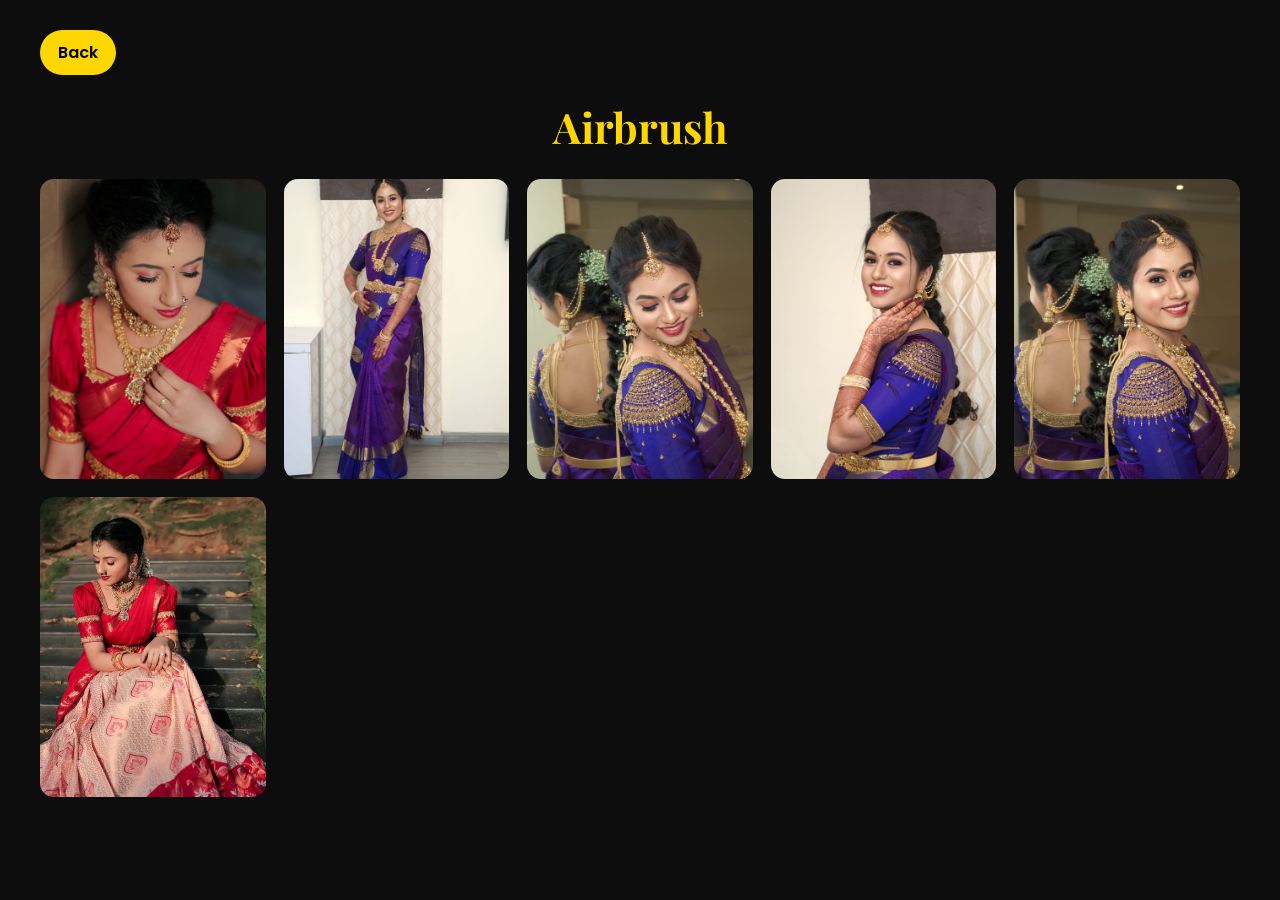
<file: airbrush.html>
﻿<!DOCTYPE html>
<html lang="en">
<head>
<meta charset="UTF-8">
<meta name="viewport" content="width=device-width, initial-scale=1.0">
<title>Airbrush</title>
<link href="https://fonts.googleapis.com/css2?family=Playfair+Display:wght@500&family=Poppins:wght@300;400;600&display=swap" rel="stylesheet">
<style>
*{margin:0;padding:0;box-sizing:border-box;}
body{font-family:'Poppins', sans-serif;background:#0d0d0d;color:#fff;padding:30px 20px 50px;}
.container{max-width:1200px;margin:0 auto;}
.back{display:inline-block;margin-bottom:24px;padding:10px 18px;border-radius:999px;background:gold;color:#000;text-decoration:none;font-weight:600;}
h1{font-family:'Playfair Display', serif;font-size:42px;margin-bottom:10px;color:gold;text-align:center;}
.gallery{display:grid;grid-template-columns:repeat(auto-fit, minmax(220px, 1fr));gap:18px;margin-top:24px;}
.gallery img{width:100%;height:300px;object-fit:cover;border-radius:14px;display:block;background:#1a1a1a;}
@media (max-width: 768px){h1{font-size:32px;}.gallery img{height:240px;}}
</style>
</head>
<body>
<div class="container">
    <a href="webpage.html" class="back">Back</a>
    <h1>Airbrush</h1>
    <div class="gallery">
        <img src="101.jpg.jpeg" alt="Airbrush 1">
        <img src="223.jpg.jpeg" alt="Airbrush 2">
        <img src="225.jpg.jpeg" alt="Airbrush 4">
        <img src="224.jpg.jpeg" alt="Airbrush 5">
        <img src="226.jpg.jpeg" alt="Airbrush 6">
        <img src="666.jpg.jpeg" alt="Airbrush 7">
    </div>
</div>
</body>
</html>
</file>
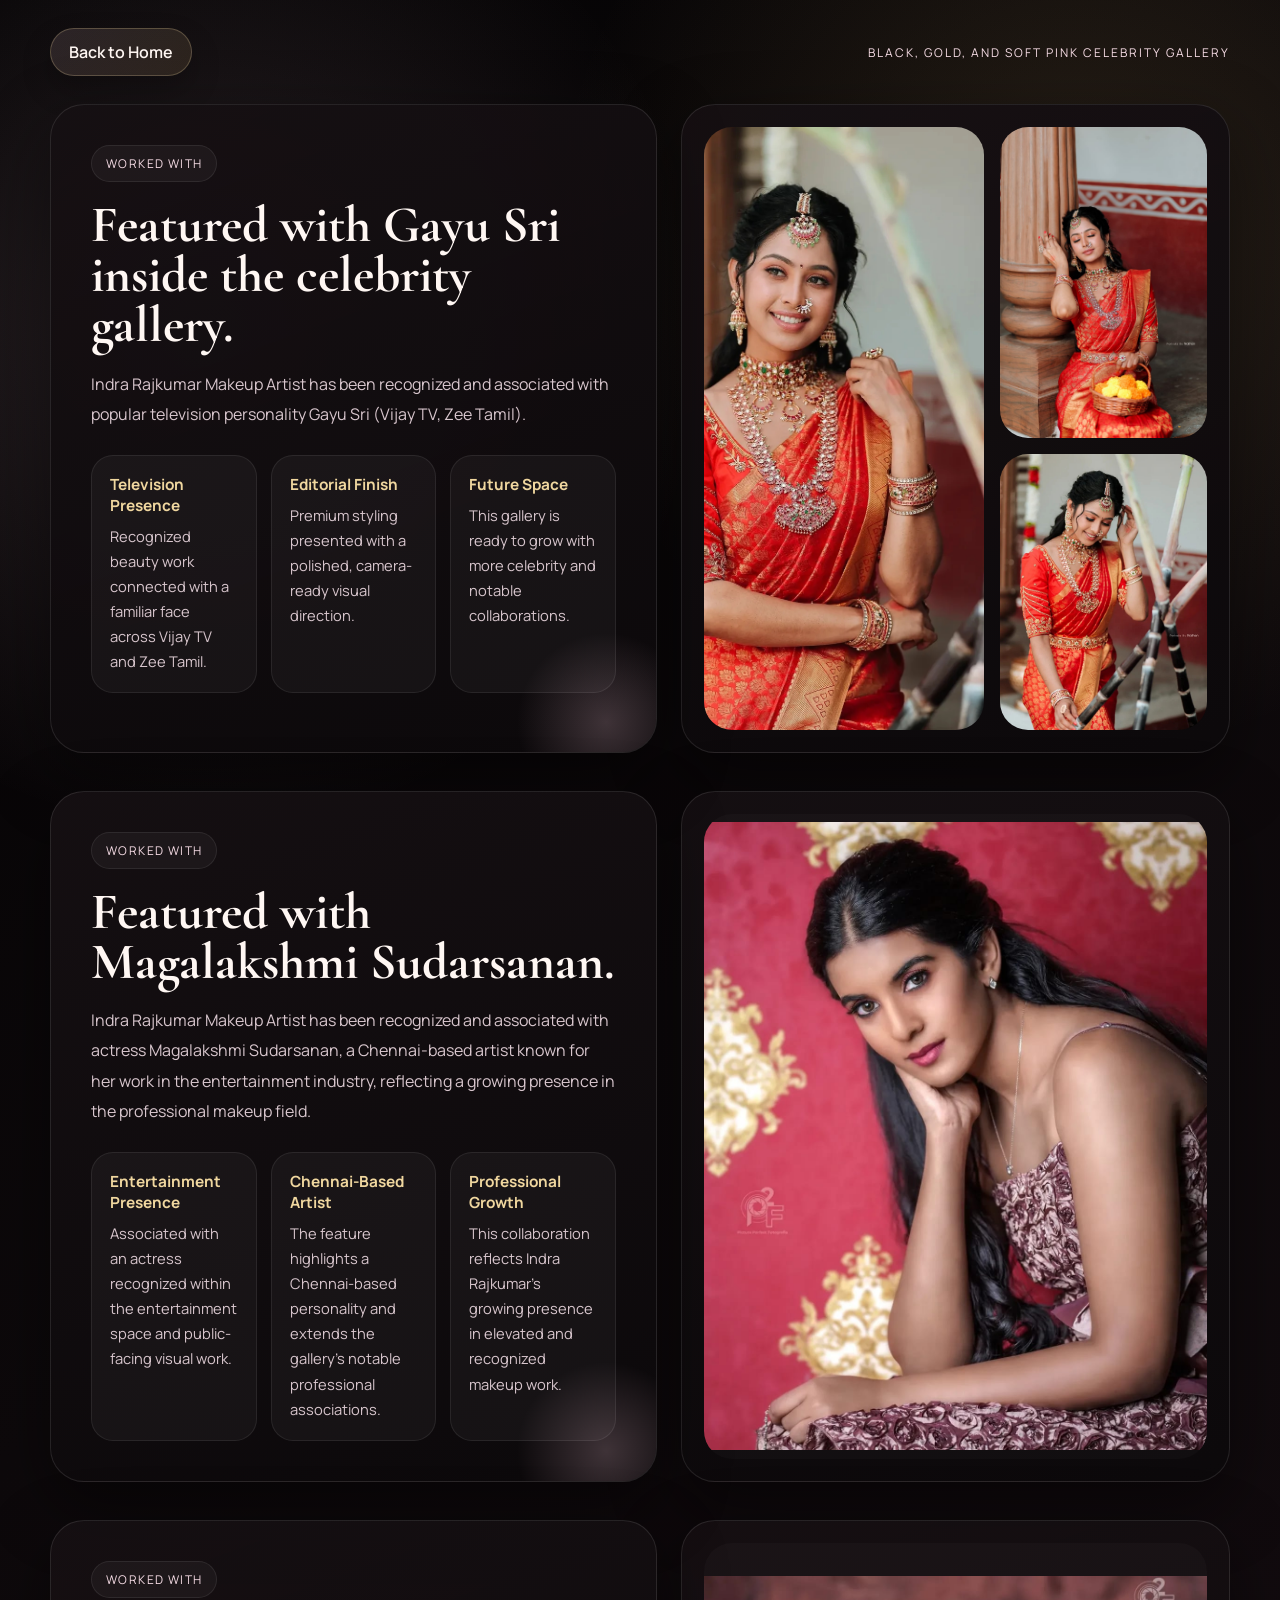
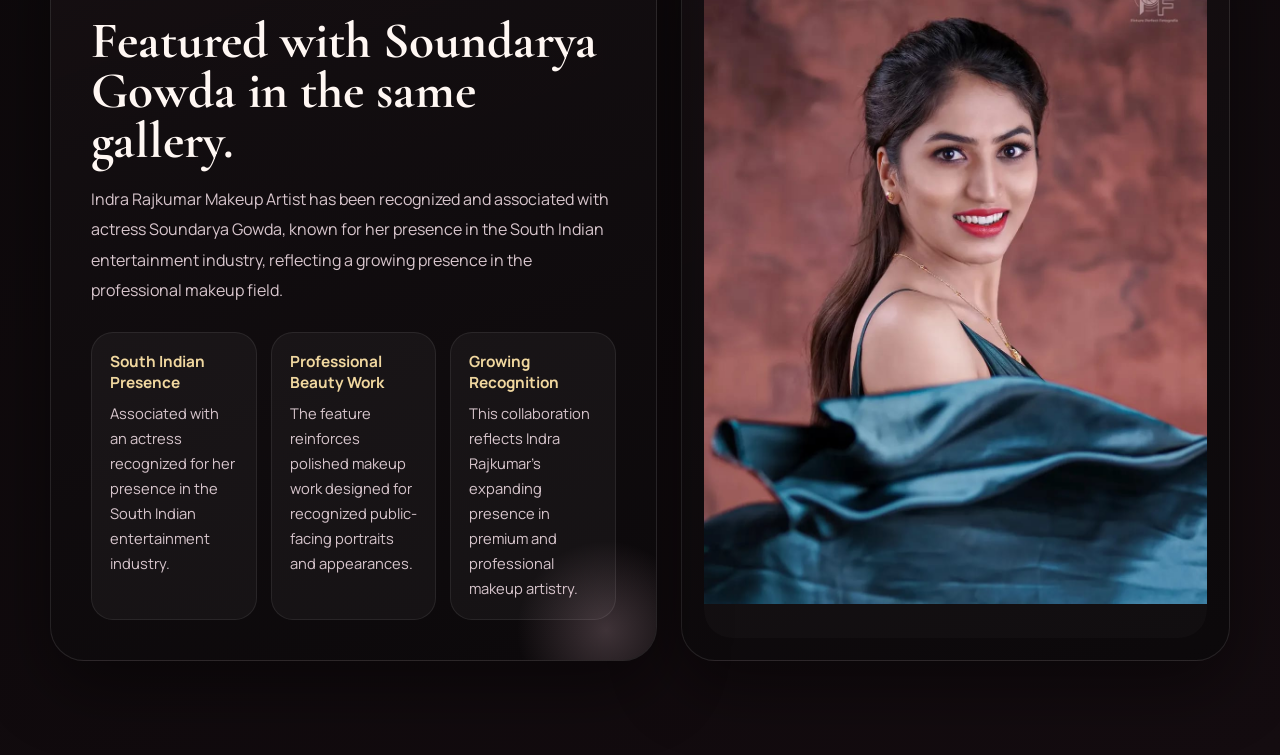
<file: celebs.html>
<!DOCTYPE html>
<html lang="en">
<head>
<meta charset="UTF-8">
<meta name="viewport" content="width=device-width, initial-scale=1.0">
<title>Worked With Celebrities</title>
<link rel="preconnect" href="https://fonts.googleapis.com">
<link rel="preconnect" href="https://fonts.gstatic.com" crossorigin>
<link href="https://fonts.googleapis.com/css2?family=Cormorant+Garamond:wght@500;600;700&family=Manrope:wght@400;500;600;700&display=swap" rel="stylesheet">
<style>
:root{
    --bg:#080607;
    --gold:#d6af69;
    --gold-bright:#f0d79f;
    --pink:#f2c6d5;
    --pink-soft:#f7dde6;
    --text:#fff7f3;
    --muted:#d8c6cd;
    --line:rgba(255,255,255,0.1);
    --shadow:0 24px 70px rgba(0,0,0,0.45);
}

*{
    margin:0;
    padding:0;
    box-sizing:border-box;
}

body{
    font-family:'Manrope', sans-serif;
    color:var(--text);
    min-height:100vh;
    background:
        radial-gradient(circle at 16% 14%, rgba(242,198,213,0.15), transparent 22%),
        radial-gradient(circle at 84% 10%, rgba(214,175,105,0.15), transparent 22%),
        linear-gradient(145deg, #040304 0%, #0d090b 45%, #140c10 100%);
}

img{
    max-width:100%;
    display:block;
}

a{
    color:inherit;
    text-decoration:none;
}

.page{
    width:min(1180px, calc(100% - 32px));
    margin:0 auto;
    padding:28px 0 56px;
}

.topbar{
    display:flex;
    align-items:center;
    justify-content:space-between;
    gap:16px;
    margin-bottom:28px;
}

.back{
    display:inline-flex;
    align-items:center;
    gap:10px;
    padding:12px 18px;
    border-radius:999px;
    border:1px solid rgba(240,215,159,0.25);
    background:linear-gradient(135deg, rgba(242,198,213,0.12), rgba(214,175,105,0.12));
    color:var(--text);
    font-weight:600;
    box-shadow:0 14px 30px rgba(0,0,0,0.24);
}

.top-note{
    color:var(--pink-soft);
    letter-spacing:2px;
    text-transform:uppercase;
    font-size:12px;
}

.hero{
    display:grid;
    grid-template-columns:minmax(0, 1.05fr) minmax(300px, 0.95fr);
    gap:24px;
    align-items:stretch;
    margin-bottom:38px;
}

.hero-copy,
.hero-panel,
.gallery-card{
    border:1px solid var(--line);
    background:linear-gradient(160deg, rgba(22,16,19,0.92), rgba(12,9,11,0.98));
    box-shadow:var(--shadow);
}

.hero-copy{
    border-radius:34px;
    padding:40px;
    position:relative;
    overflow:hidden;
}

.hero-copy::before{
    content:"";
    position:absolute;
    inset:auto -40px -60px auto;
    width:180px;
    height:180px;
    border-radius:50%;
    background:radial-gradient(circle, rgba(242,198,213,0.22), transparent 70%);
}

.eyebrow{
    display:inline-flex;
    align-items:center;
    gap:10px;
    padding:9px 14px;
    border-radius:999px;
    border:1px solid rgba(255,255,255,0.08);
    background:rgba(255,255,255,0.04);
    color:var(--pink-soft);
    text-transform:uppercase;
    letter-spacing:1.4px;
    font-size:12px;
    margin-bottom:18px;
}

h1,
h2{
    font-family:'Cormorant Garamond', serif;
    line-height:0.98;
}

h1{
    font-size:clamp(2.8rem, 4vw, 4.7rem);
    margin-bottom:18px;
}

.hero-copy p{
    color:var(--muted);
    line-height:1.9;
    font-size:1rem;
    max-width:640px;
}

.hero-meta{
    display:grid;
    grid-template-columns:repeat(3, minmax(0, 1fr));
    gap:14px;
    margin-top:26px;
}

.meta-card{
    padding:18px;
    border-radius:22px;
    background:rgba(255,255,255,0.04);
    border:1px solid rgba(255,255,255,0.08);
}

.meta-card strong{
    display:block;
    color:var(--gold-bright);
    margin-bottom:8px;
    font-size:0.96rem;
}

.meta-card span{
    color:var(--muted);
    font-size:0.92rem;
    line-height:1.7;
}

.hero-panel{
    border-radius:34px;
    padding:22px;
}

.collage{
    display:grid;
    grid-template-columns:1.15fr 0.85fr;
    gap:16px;
    min-height:100%;
}

.collage-main,
.collage-stack article{
    position:relative;
    overflow:hidden;
    border-radius:28px;
    min-height:250px;
}

.collage-main img,
.collage-stack img,
.gallery-card img{
    width:100%;
    height:100%;
    object-fit:cover;
    transition:transform 0.45s ease;
}

.collage-main:hover img,
.collage-stack article:hover img,
.gallery-card:hover img{
    transform:scale(1.05);
}

.collage-stack{
    display:grid;
    gap:16px;
}

.collage-single{
    grid-template-columns:1fr;
}

.collage-main.portrait-full{
    min-height:560px;
    display:grid;
    place-items:center;
    background:rgba(255,255,255,0.02);
}

.collage-main.portrait-full img{
    width:100%;
    height:100%;
    object-fit:contain;
    object-position:center;
}

.gallery-card{
    border-radius:28px;
    overflow:hidden;
    transition:transform 0.3s ease, border-color 0.3s ease, box-shadow 0.3s ease;
}

.gallery-card:hover{
    transform:translateY(-6px);
    border-color:rgba(240,215,159,0.24);
    box-shadow:0 28px 72px rgba(0,0,0,0.5);
}

.gallery-card img{
    height:320px;
}

.gallery-copy{
    padding:20px 20px 22px;
}

.gallery-copy strong{
    display:block;
    font-size:1.05rem;
    margin-bottom:8px;
    color:var(--gold-bright);
}

.gallery-copy span{
    color:var(--muted);
    line-height:1.75;
    font-size:0.94rem;
}

.future-card{
    display:grid;
    place-items:center;
    min-height:100%;
    padding:28px;
    text-align:center;
    background:
        linear-gradient(160deg, rgba(255,255,255,0.04), rgba(255,255,255,0.02)),
        repeating-linear-gradient(135deg, rgba(242,198,213,0.07) 0 12px, rgba(214,175,105,0.04) 12px 24px);
}

.future-card strong{
    display:block;
    margin-bottom:10px;
    font-size:1.1rem;
    color:var(--gold-bright);
}

.future-card span{
    color:var(--muted);
    line-height:1.8;
}

@media (max-width: 980px){
    .hero{
        grid-template-columns:1fr;
    }

    .hero-meta{
        grid-template-columns:1fr 1fr;
    }
}

@media (max-width: 720px){
    .page{
        width:min(100% - 20px, 1180px);
        padding-top:20px;
    }

    .topbar{
        flex-direction:column;
        align-items:flex-start;
    }

    .hero-copy,
    .hero-panel{
        border-radius:26px;
        padding:24px;
    }

    .collage{
        grid-template-columns:1fr;
    }

    .collage-main.portrait-full{
        min-height:420px;
    }

    .hero-meta{
        grid-template-columns:1fr;
    }

    .gallery-card img{
        height:280px;
    }
}
</style>
</head>
<body>
<div class="page">
    <div class="topbar">
        <a href="webpage.html" class="back">Back to Home</a>
        <div class="top-note">Black, gold, and soft pink celebrity gallery</div>
    </div>

    <section class="hero">
        <div class="hero-copy">
            <div class="eyebrow">Worked With</div>
            <h1>Featured with Gayu Sri inside the celebrity gallery.</h1>
            <p>Indra Rajkumar Makeup Artist has been recognized and associated with popular television personality Gayu Sri (Vijay TV, Zee Tamil).</p>

            <div class="hero-meta">
                <div class="meta-card">
                    <strong>Television Presence</strong>
                    <span>Recognized beauty work connected with a familiar face across Vijay TV and Zee Tamil.</span>
                </div>
                <div class="meta-card">
                    <strong>Editorial Finish</strong>
                    <span>Premium styling presented with a polished, camera-ready visual direction.</span>
                </div>
                <div class="meta-card">
                    <strong>Future Space</strong>
                    <span>This gallery is ready to grow with more celebrity and notable collaborations.</span>
                </div>
            </div>
        </div>

        <div class="hero-panel">
            <div class="collage">
                <article class="collage-main">
                    <img src="WhatsApp Image 2026-04-17 at 10.00.09 PM.jpeg" alt="Gayu Sri featured collaboration portrait">
                </article>
                <div class="collage-stack">
                    <article>
                        <img src="WhatsApp Image 2026-04-17 at 10.00.08 PM (1).jpeg" alt="Gayu Sri in red saree collaboration look">
                    </article>
                    <article>
                        <img src="WhatsApp Image 2026-04-17 at 10.00.08 PM (2).jpeg" alt="Featured beauty styling portrait with Gayu Sri">
                    </article>
                </div>
            </div>
        </div>
    </section>

    <section class="hero">
        <div class="hero-copy">
            <div class="eyebrow">Worked With</div>
            <h1>Featured with Magalakshmi Sudarsanan.</h1>
            <p>Indra Rajkumar Makeup Artist has been recognized and associated with actress Magalakshmi Sudarsanan, a Chennai-based artist known for her work in the entertainment industry, reflecting a growing presence in the professional makeup field.</p>

            <div class="hero-meta">
                <div class="meta-card">
                    <strong>Entertainment Presence</strong>
                    <span>Associated with an actress recognized within the entertainment space and public-facing visual work.</span>
                </div>
                <div class="meta-card">
                    <strong>Chennai-Based Artist</strong>
                    <span>The feature highlights a Chennai-based personality and extends the gallery's notable professional associations.</span>
                </div>
                <div class="meta-card">
                    <strong>Professional Growth</strong>
                    <span>This collaboration reflects Indra Rajkumar's growing presence in elevated and recognized makeup work.</span>
                </div>
            </div>
        </div>

        <div class="hero-panel">
            <div class="collage collage-single">
                <article class="collage-main portrait-full">
                    <img src="WhatsApp Image 2026-04-18 at 12.00.00 AM.jpeg" alt="Magalakshmi Sudarsanan featured portrait">
                </article>
            </div>
        </div>
    </section>

    <section class="hero">
        <div class="hero-copy">
            <div class="eyebrow">Worked With</div>
            <h1>Featured with Soundarya Gowda in the same gallery.</h1>
            <p>Indra Rajkumar Makeup Artist has been recognized and associated with actress Soundarya Gowda, known for her presence in the South Indian entertainment industry, reflecting a growing presence in the professional makeup field.</p>

            <div class="hero-meta">
                <div class="meta-card">
                    <strong>South Indian Presence</strong>
                    <span>Associated with an actress recognized for her presence in the South Indian entertainment industry.</span>
                </div>
                <div class="meta-card">
                    <strong>Professional Beauty Work</strong>
                    <span>The feature reinforces polished makeup work designed for recognized public-facing portraits and appearances.</span>
                </div>
                <div class="meta-card">
                    <strong>Growing Recognition</strong>
                    <span>This collaboration reflects Indra Rajkumar's expanding presence in premium and professional makeup artistry.</span>
                </div>
            </div>
        </div>

        <div class="hero-panel">
            <div class="collage collage-single">
                <article class="collage-main portrait-full">
                    <img src="WhatsApp Image 2026-04-18 at 12.08.41 AM.jpeg" alt="Soundarya Gowda featured portrait">
                </article>
            </div>
        </div>
    </section>

</div>
</body>
</html>
</file>
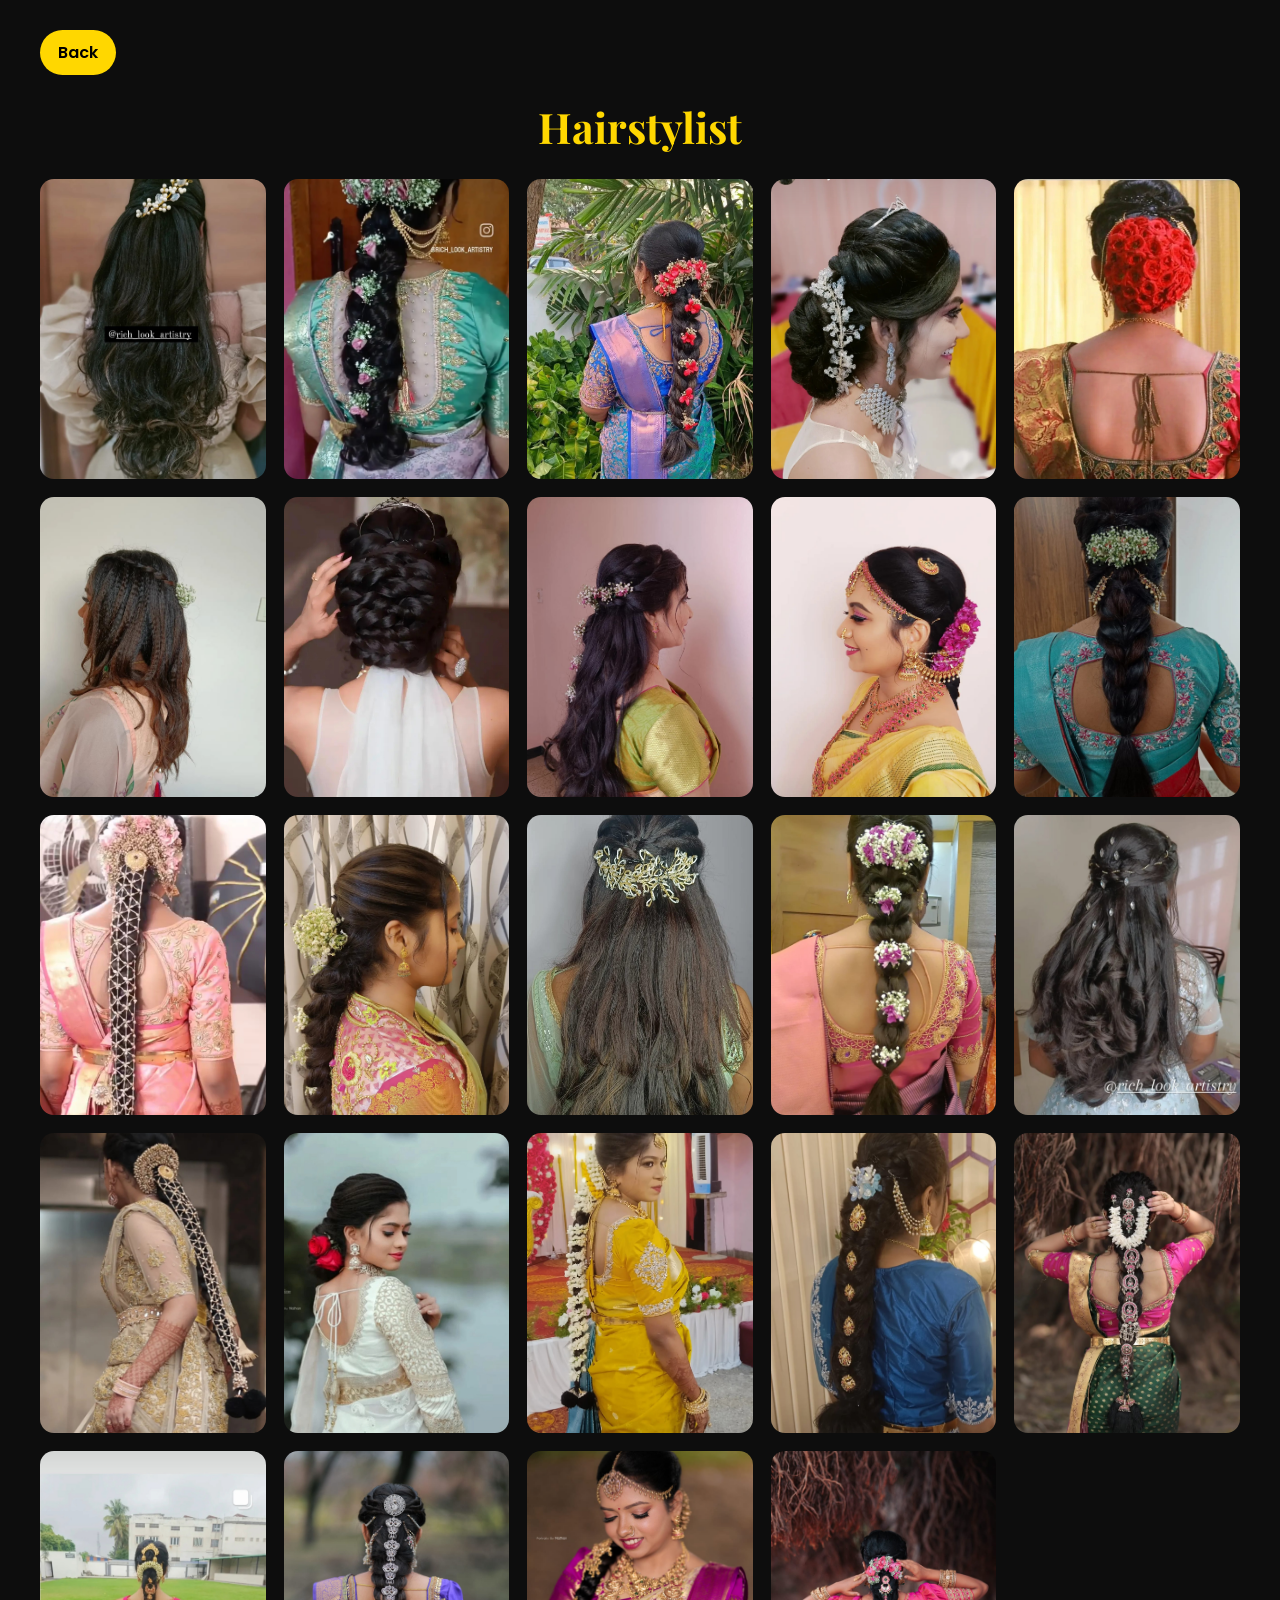
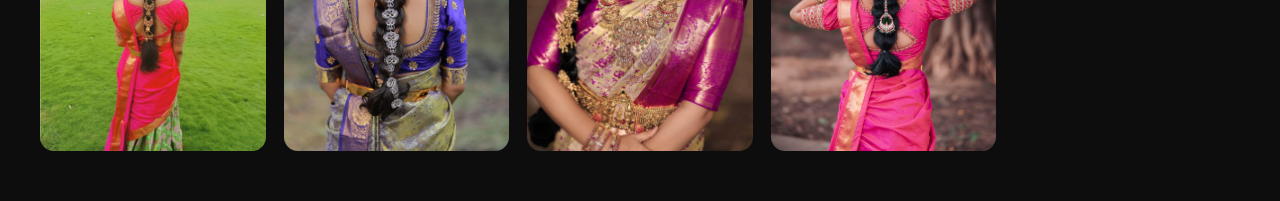
<file: hair.html>
<!DOCTYPE html>
<html lang="en">
<head>
<meta charset="UTF-8">
<meta name="viewport" content="width=device-width, initial-scale=1.0">
<title>Hairstylist</title>
<link href="https://fonts.googleapis.com/css2?family=Playfair+Display:wght@500&family=Poppins:wght@300;400;600&display=swap" rel="stylesheet">
<style>
*{margin:0;padding:0;box-sizing:border-box;}
body{font-family:'Poppins', sans-serif;background:#0d0d0d;color:#fff;padding:30px 20px 50px;}
.container{max-width:1200px;margin:0 auto;}
.back{display:inline-block;margin-bottom:24px;padding:10px 18px;border-radius:999px;background:gold;color:#000;text-decoration:none;font-weight:600;}
h1{font-family:'Playfair Display', serif;font-size:42px;margin-bottom:10px;color:gold;text-align:center;}
.gallery{display:grid;grid-template-columns:repeat(auto-fit, minmax(220px, 1fr));gap:18px;margin-top:24px;}
.gallery img{width:100%;height:300px;object-fit:cover;border-radius:14px;display:block;background:#1a1a1a;}
@media (max-width: 768px){h1{font-size:32px;}.gallery img{height:240px;}}
</style>
</head>
<body>
<div class="container">
    <a href="webpage.html" class="back">Back</a>
    <h1>Hairstylist</h1>
    <div class="gallery">
        <img src="29.jpg.jpeg" alt="Hairstylist 2">
        <img src="30.jpg.jpeg" alt="Hairstylist 3">
        <img src="31.jpg.jpeg" alt="Hairstylist 4">
        <img src="32.jpg.jpeg" alt="Hairstylist 5">
        <img src="33.jpg.jpeg" alt="Hairstylist 6">
        <img src="34.jpg.jpeg" alt="Hairstylist 7">
        <img src="35.jpg.jpeg" alt="Hairstylist 8">
        <img src="36.jpg.jpeg" alt="Hairstylist 9">
        <img src="37.jpg.jpeg" alt="Hairstylist 10">
        <img src="38.jpg.jpeg" alt="Hairstylist 11">
        <img src="39.jpg.jpeg" alt="Hairstylist 12">
        <img src="40.jpg.jpeg" alt="Hairstylist 13">
        <img src="42.jpg.jpeg" alt="Hairstylist 15">
        <img src="43.jpg.jpeg" alt="Hairstylist 16">
        <img src="44.jpg.jpeg" alt="Hairstylist 17">
        <img src="45.jpg.jpeg" alt="Hairstylist 18">
        <img src="46.jpg.jpeg" alt="Hairstylist 19">
        <img src="47.jpg.jpeg" alt="Hairstylist 20">
        <img src="48.jpg.jpeg" alt="Hairstylist 21">
        <img src="49.jpg.jpeg" alt="Hairstylist 22">
        <img src="50.jpg.jpeg" alt="Hairstylist 23">
        <img src="51.jpg.jpeg" alt="Hairstylist 24">
        <img src="52.jpg.jpeg" alt="Hairstylist 25">
        <img src="53.jpg.jpeg" alt="Hairstylist 26">
    </div>
</div>
</body>
</html>
</file>
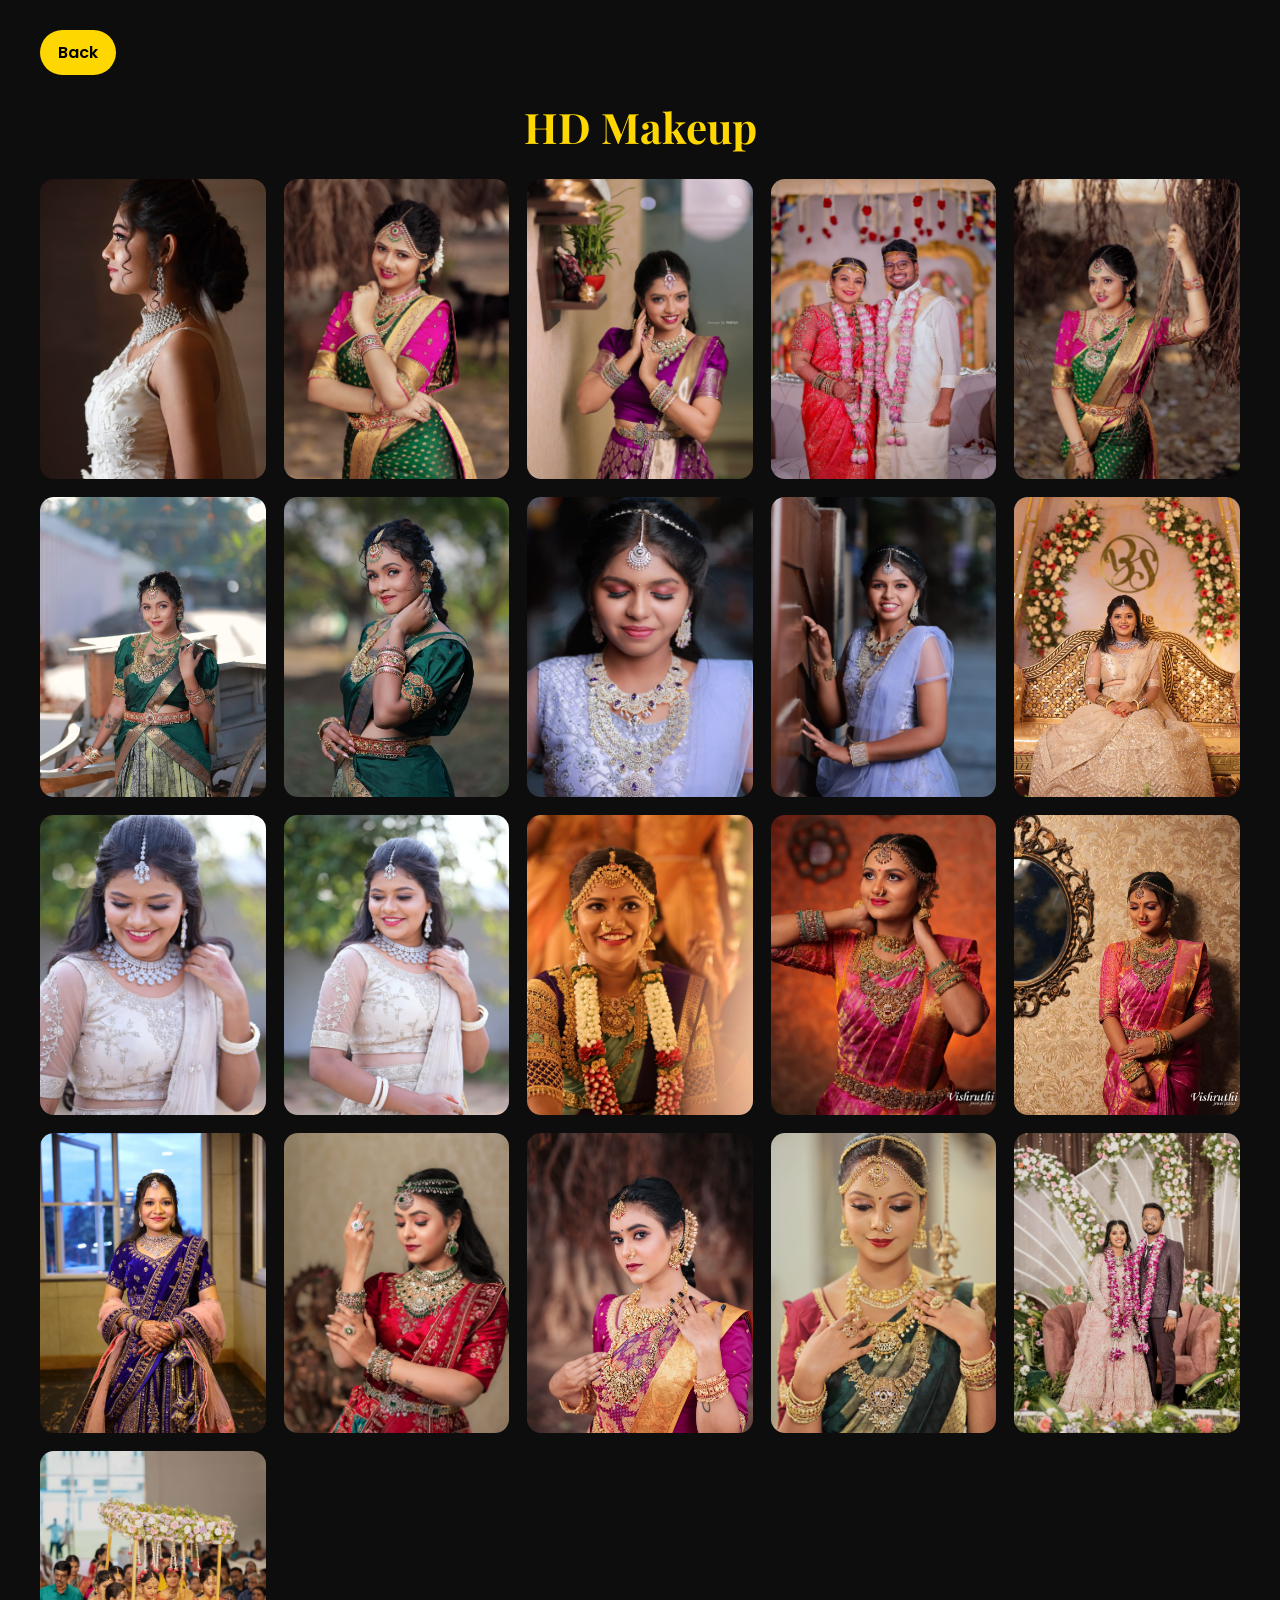
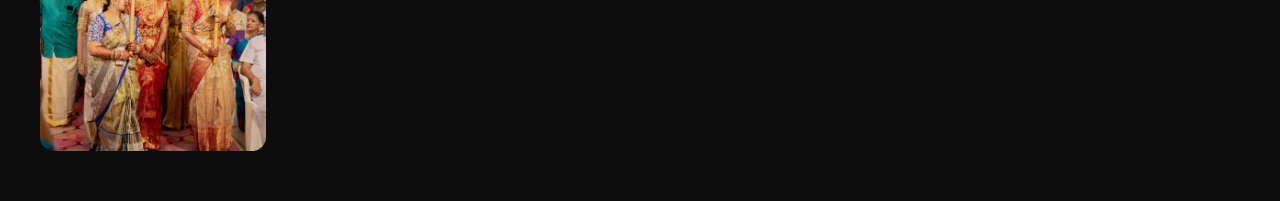
<file: hd-makeup.html>
<!DOCTYPE html>
<html lang="en">
<head>
<meta charset="UTF-8">
<meta name="viewport" content="width=device-width, initial-scale=1.0">
<title>HD Makeup</title>
<link href="https://fonts.googleapis.com/css2?family=Playfair+Display:wght@500&family=Poppins:wght@300;400;600&display=swap" rel="stylesheet">
<style>
*{margin:0;padding:0;box-sizing:border-box;}
body{font-family:'Poppins', sans-serif;background:#0d0d0d;color:#fff;padding:30px 20px 50px;}
.container{max-width:1200px;margin:0 auto;}
.back{display:inline-block;margin-bottom:24px;padding:10px 18px;border-radius:999px;background:gold;color:#000;text-decoration:none;font-weight:600;}
h1{font-family:'Playfair Display', serif;font-size:42px;margin-bottom:10px;color:gold;text-align:center;}
.gallery{display:grid;grid-template-columns:repeat(auto-fit, minmax(220px, 1fr));gap:18px;margin-top:24px;}
.gallery img{width:100%;height:300px;object-fit:cover;border-radius:14px;display:block;background:#1a1a1a;}
@media (max-width: 768px){h1{font-size:32px;}.gallery img{height:240px;}}
</style>
</head>
<body>
<div class="container">
    <a href="webpage.html" class="back">Back</a>
    <h1>HD Makeup</h1>
    <div class="gallery">
        <img src="WhatsApp Image 2026-04-17 at 11.02.08 PM.jpeg" alt="HD makeup bridal side profile">
        <img src="56.jpg.jpeg" alt="HD makeup 2">
        <img src="57.jpg.jpeg" alt="HD makeup 3">
        <img src="59.jpg.jpeg" alt="HD makeup 5">
        <img src="60.jpg.jpeg" alt="HD makeup 6">
        <img src="61.jpg.jpeg" alt="HD makeup 7">
        <img src="62.jpg.jpeg" alt="HD makeup 8">
        <img src="63.jpg.jpeg" alt="HD makeup 9">
        <img src="65.jpg.jpeg" alt="HD makeup 11">
        <img src="66.jpg.jpeg" alt="HD makeup 12">
        <img src="67.jpg.jpeg" alt="HD makeup 13">
        <img src="68.jpg.jpeg" alt="HD makeup 14">
        <img src="69.jpg.jpeg" alt="HD makeup 15">
        <img src="70.jpg.jpeg" alt="HD makeup 16">
        <img src="72.jpg.jpeg" alt="HD makeup 18">
        <img src="73.jpg.jpeg" alt="HD makeup 19">
        <img src="74.jpg.jpeg" alt="HD makeup 20">
        <img src="75.jpg.jpeg" alt="HD makeup 21">
        <img src="76.jpg.jpeg" alt="HD makeup 22">
        <img src="77.jpg.jpeg" alt="HD makeup 23">
        <img src="79.jpg.jpeg" alt="HD makeup 25">
    </div>
</div>
</body>
</html>
</file>
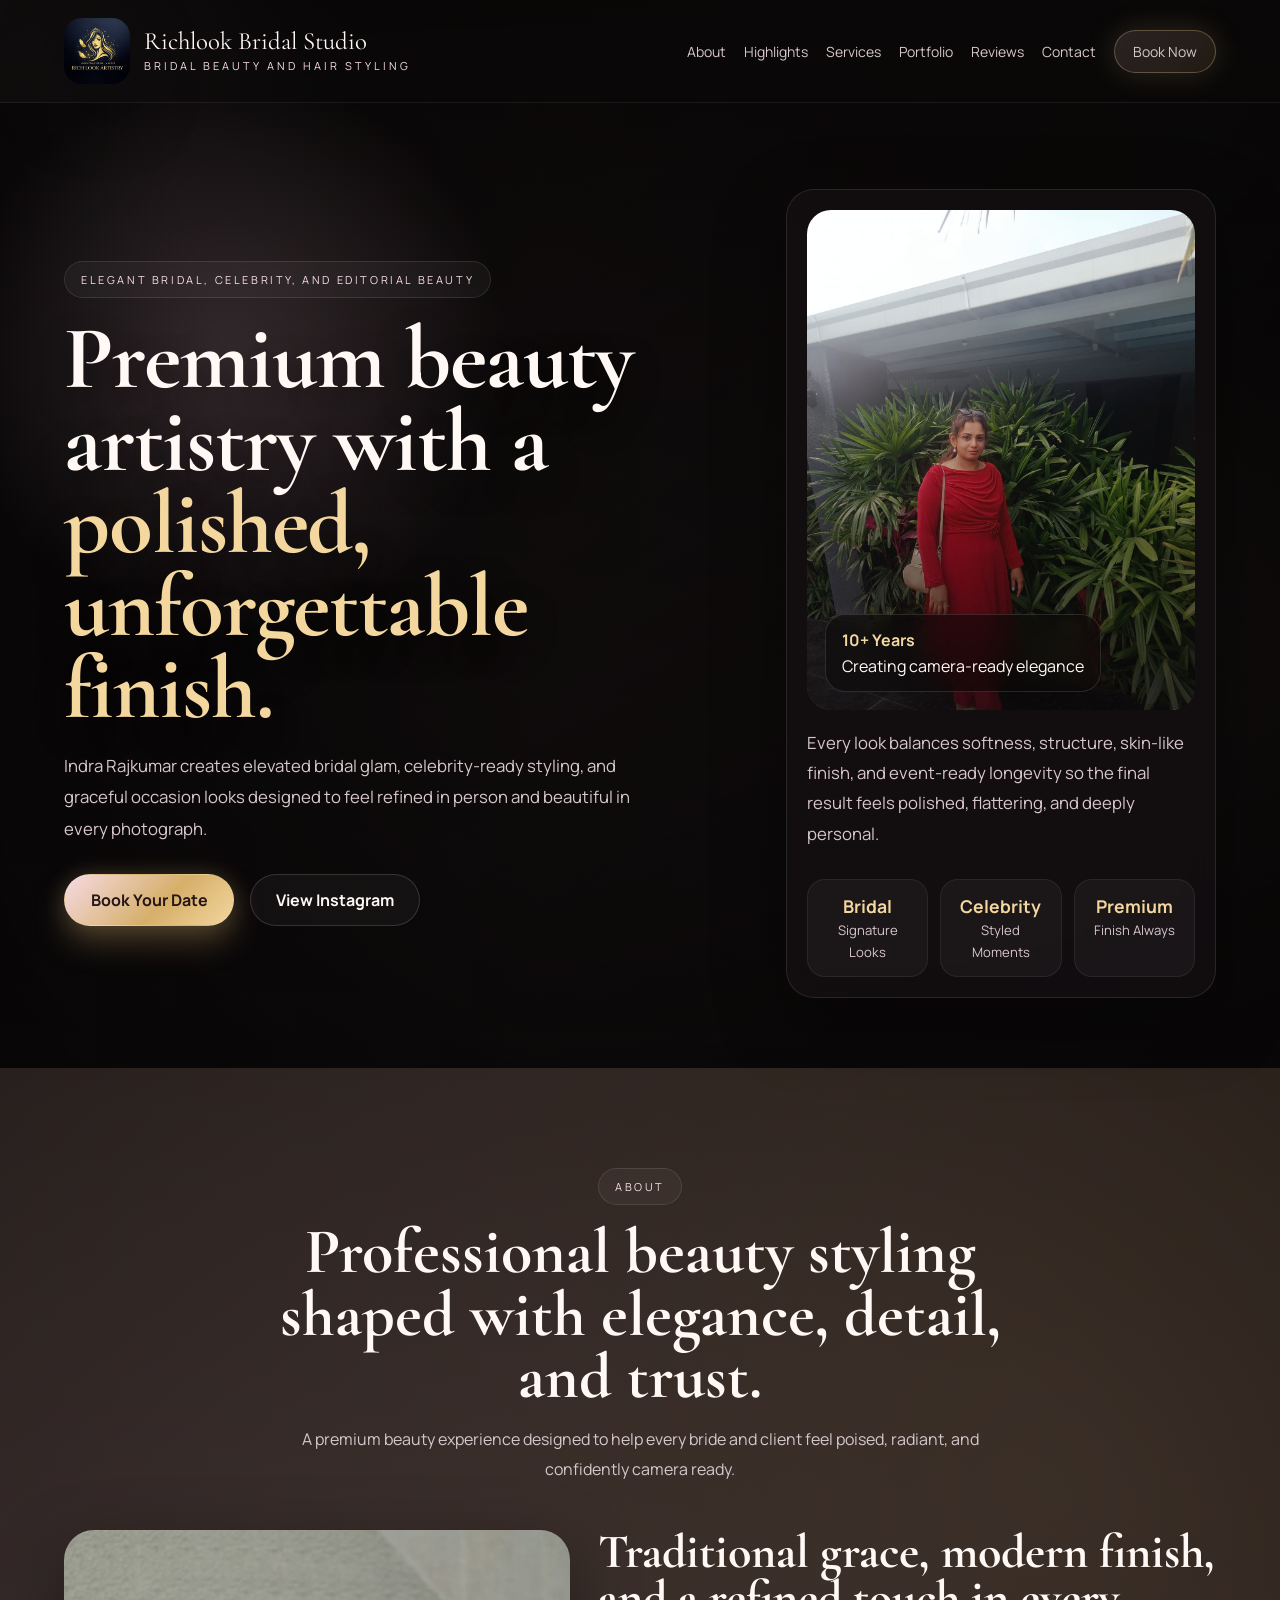
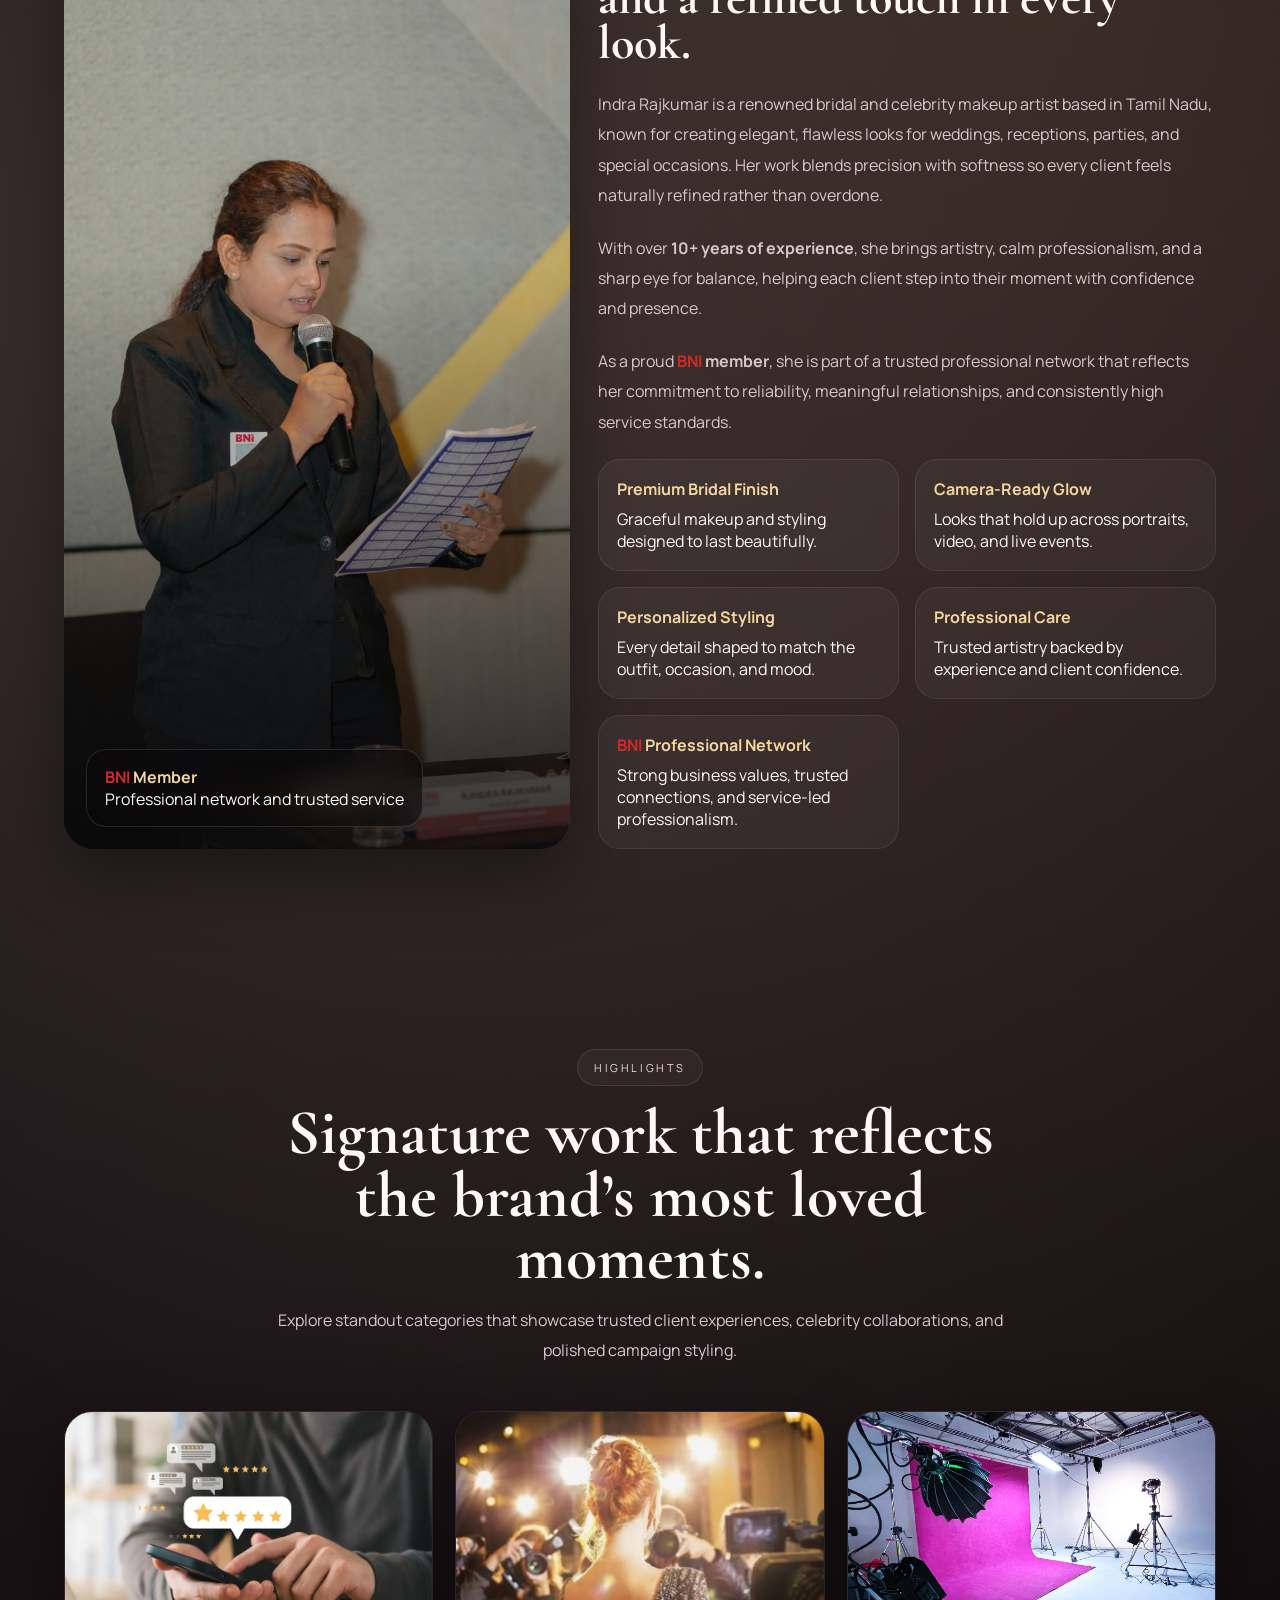
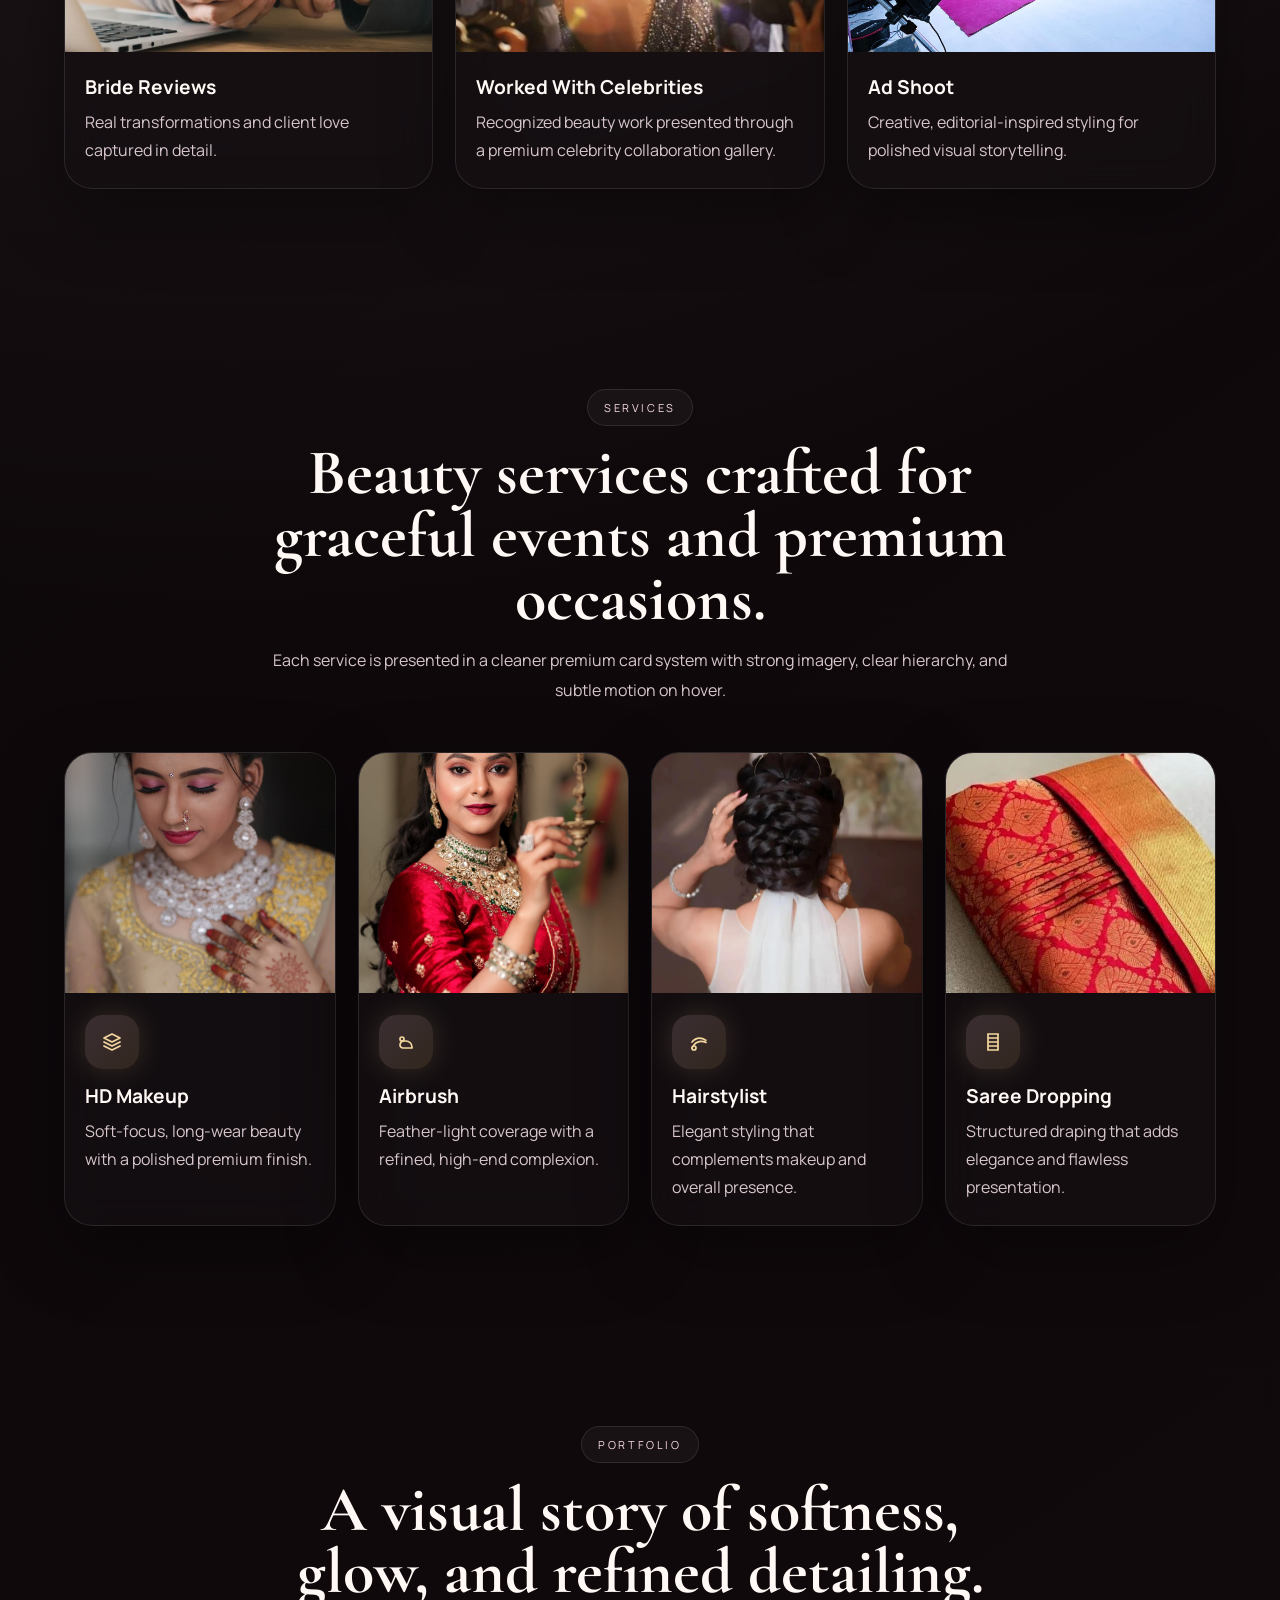
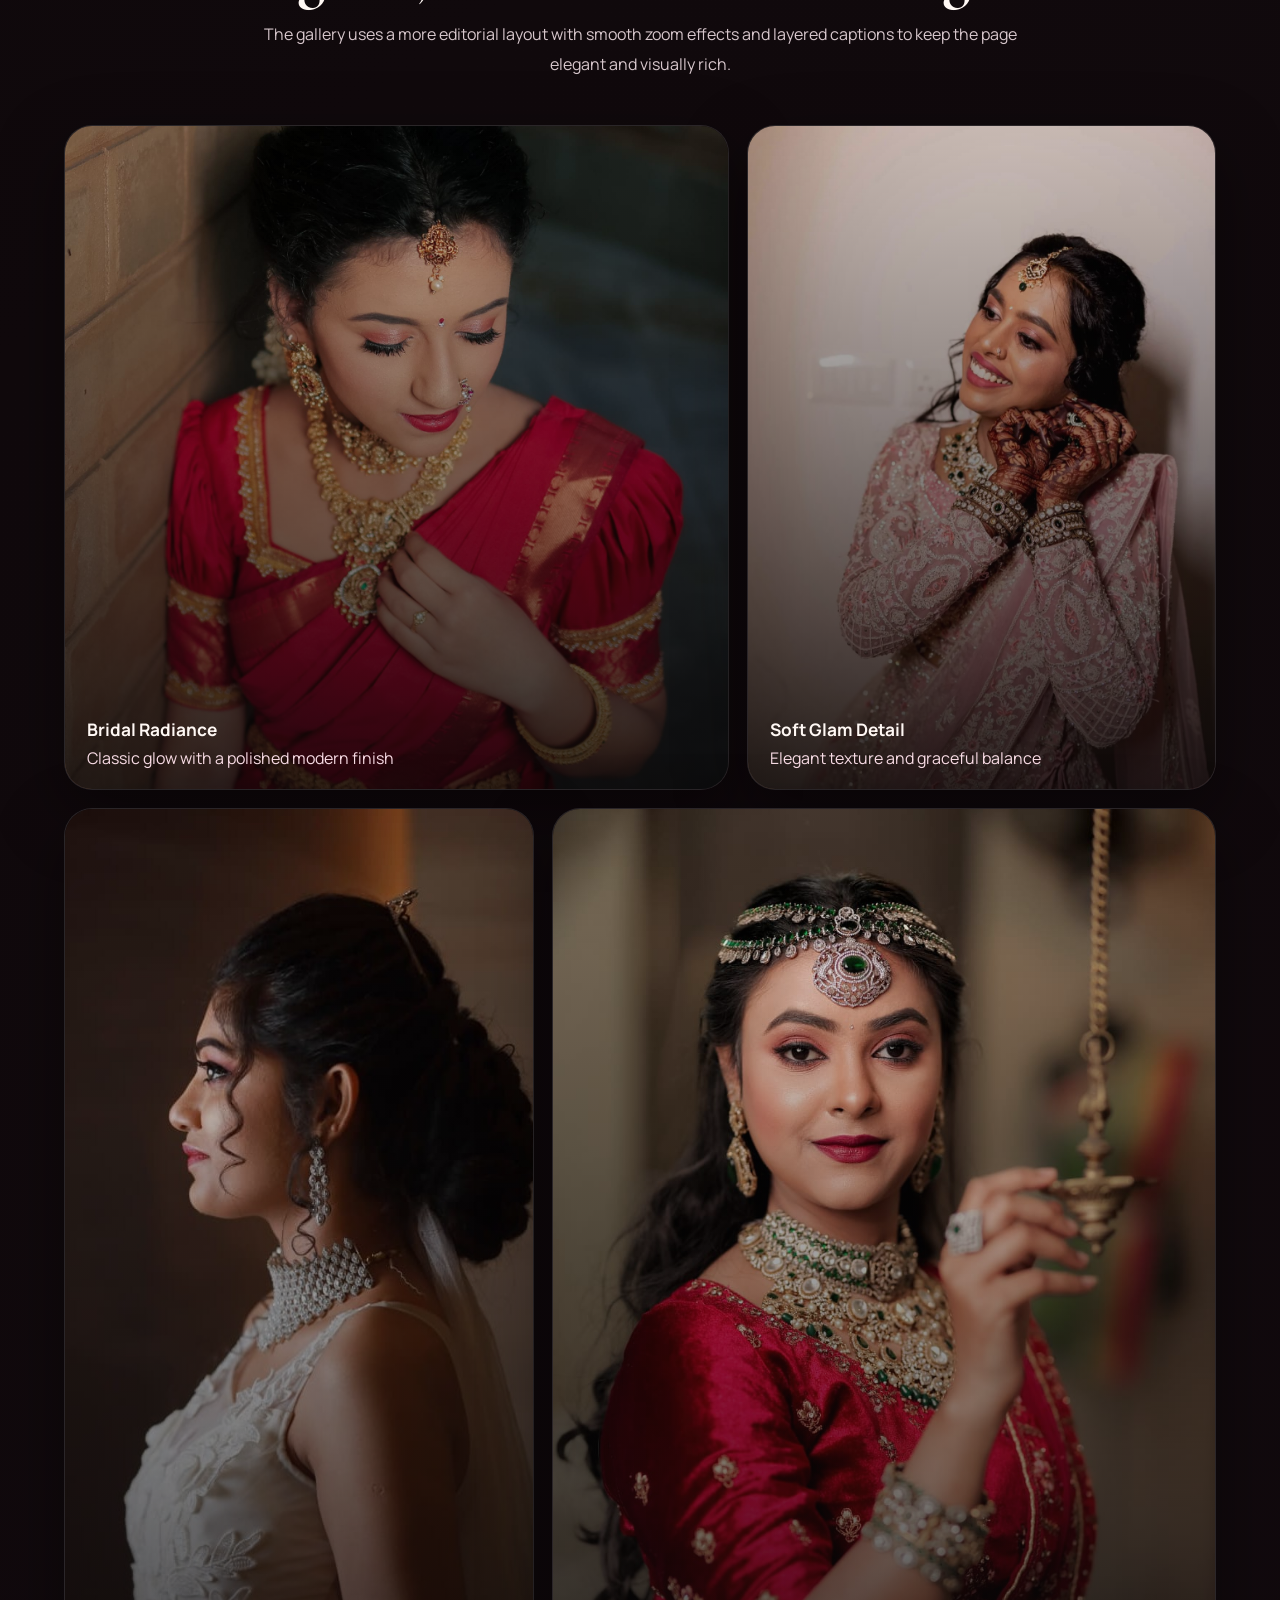
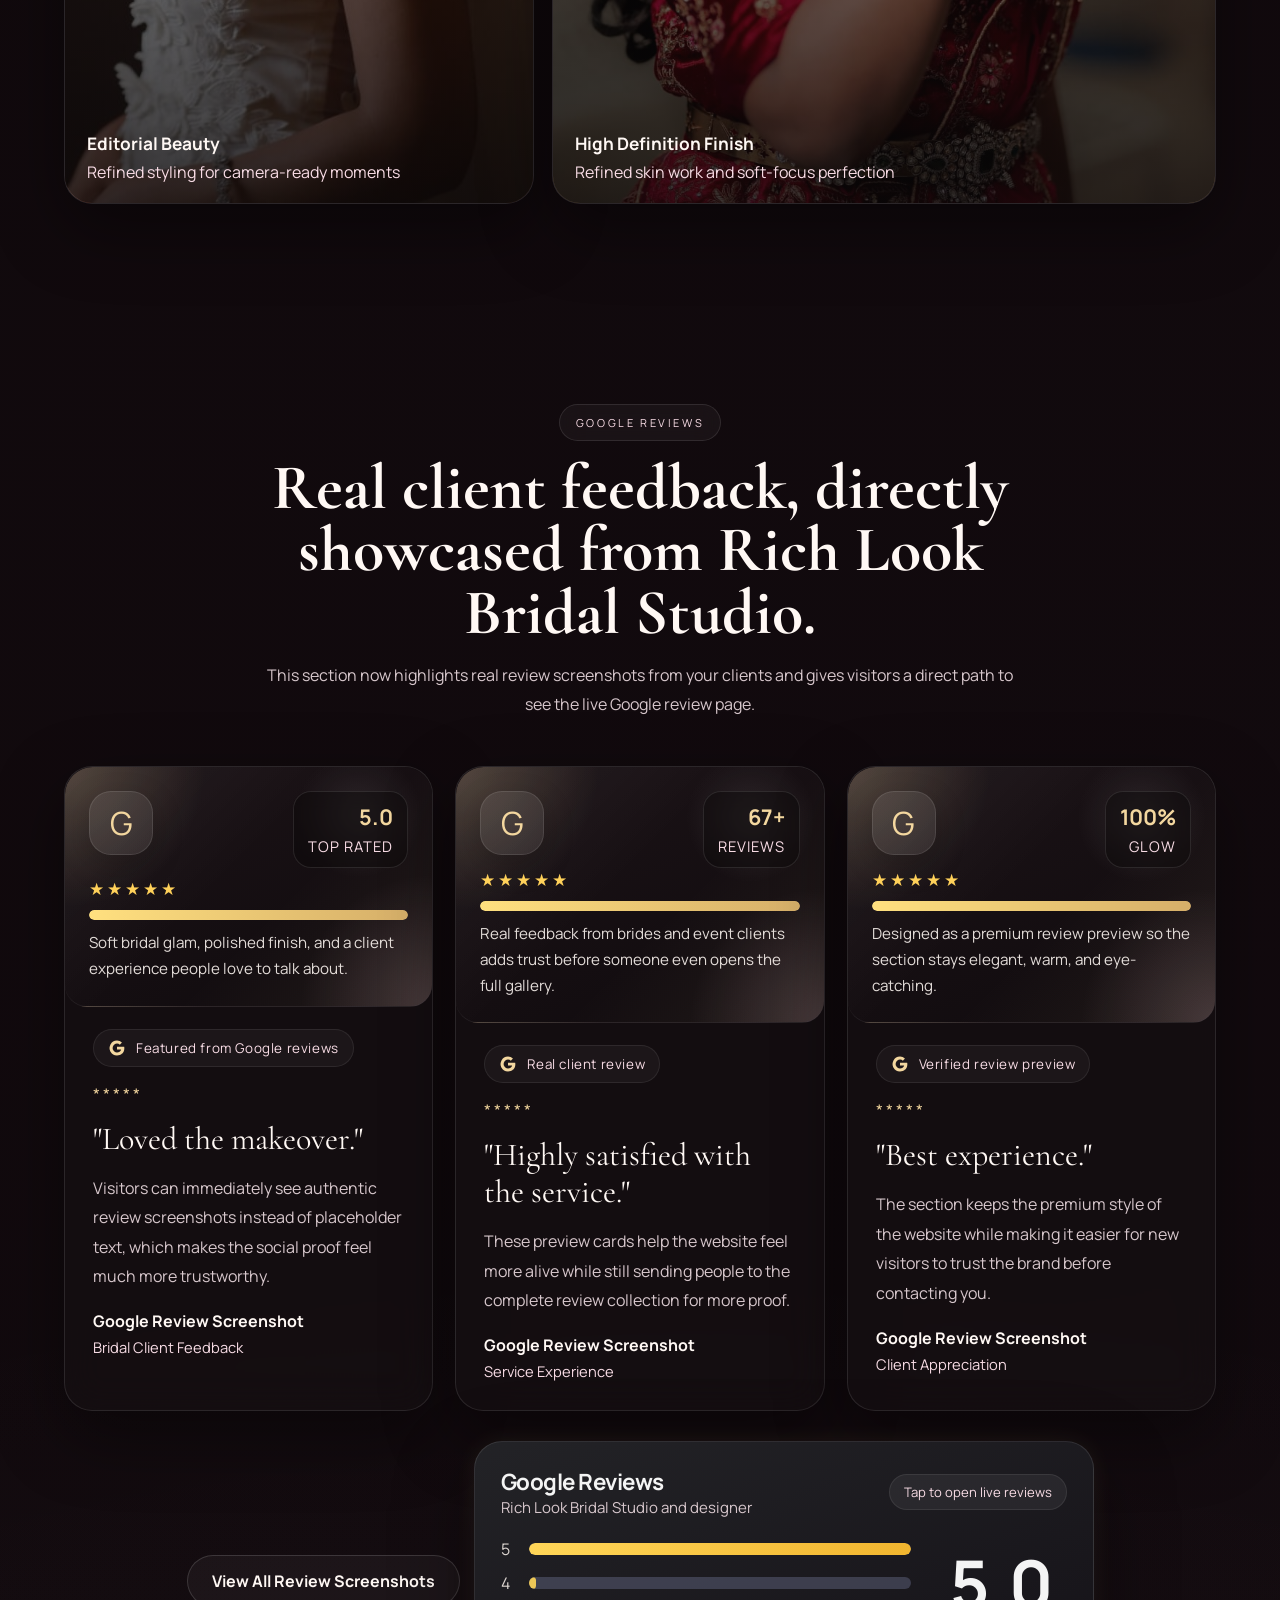
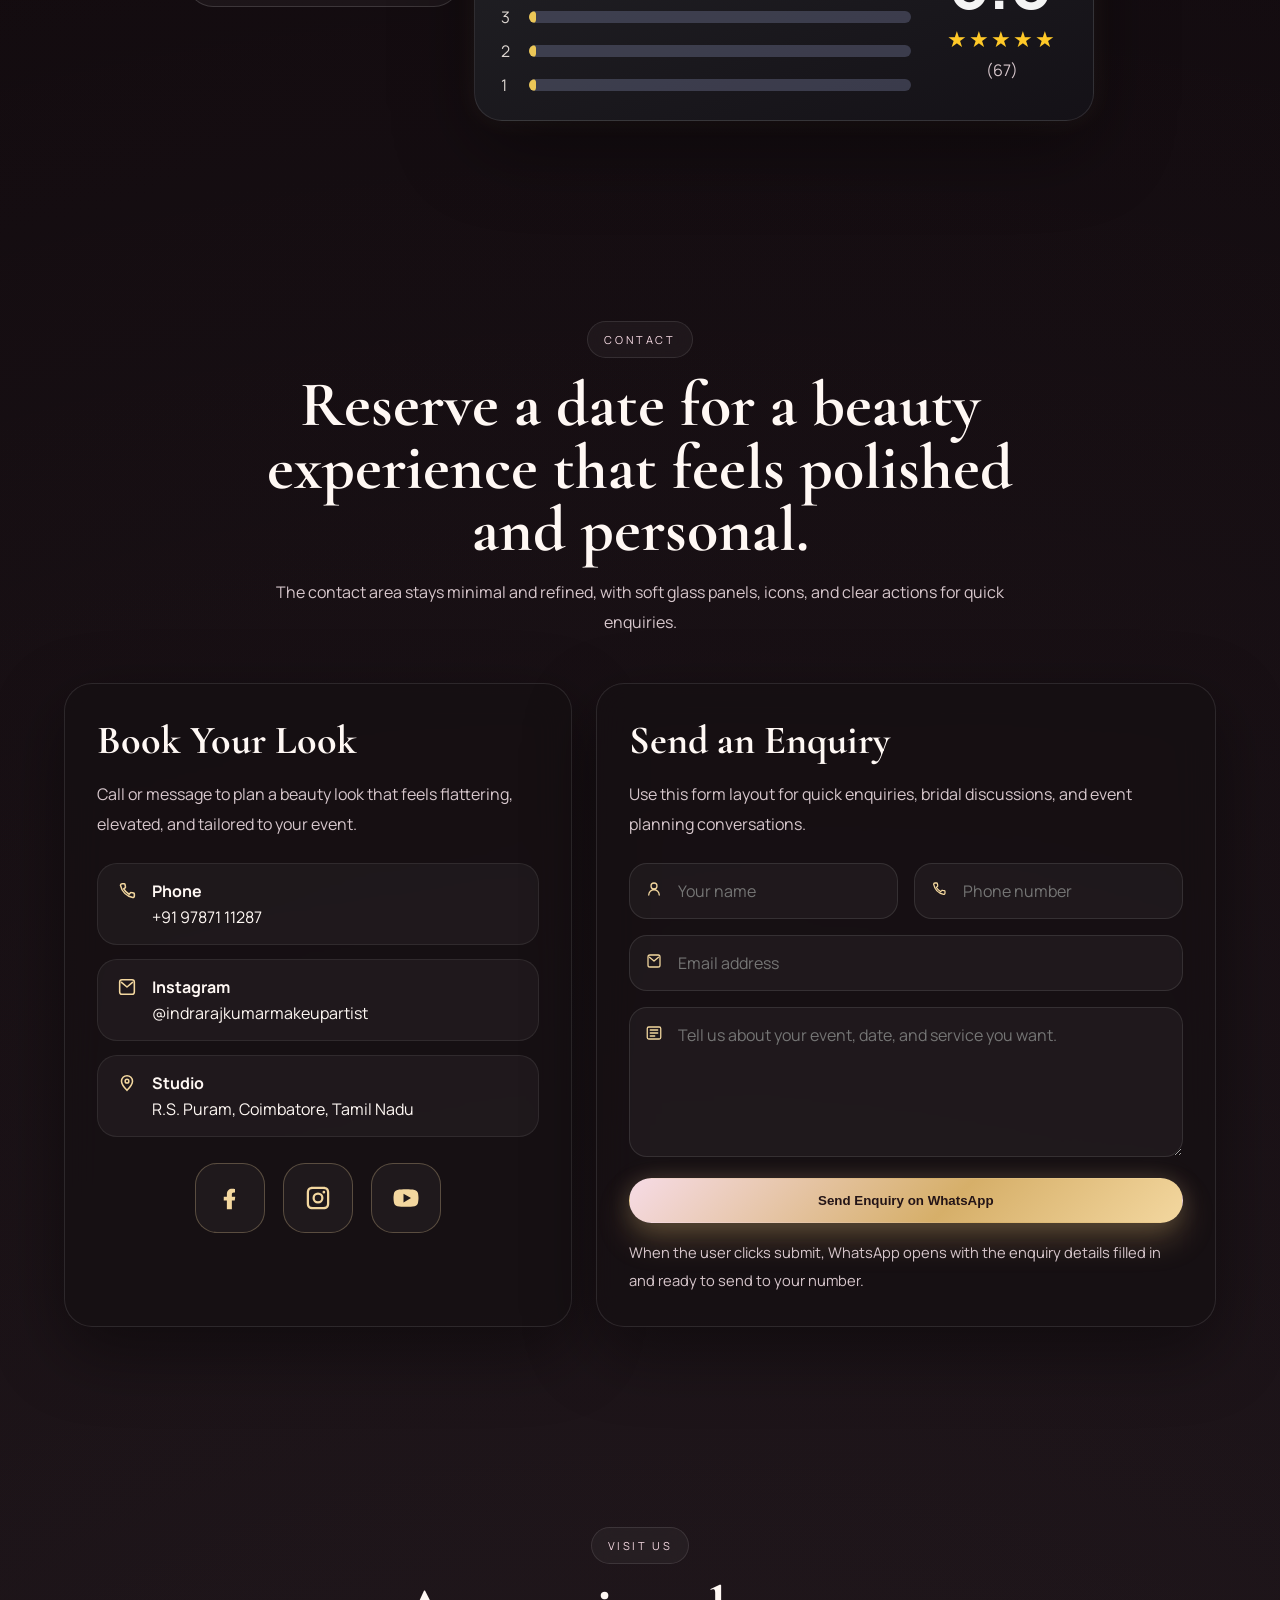
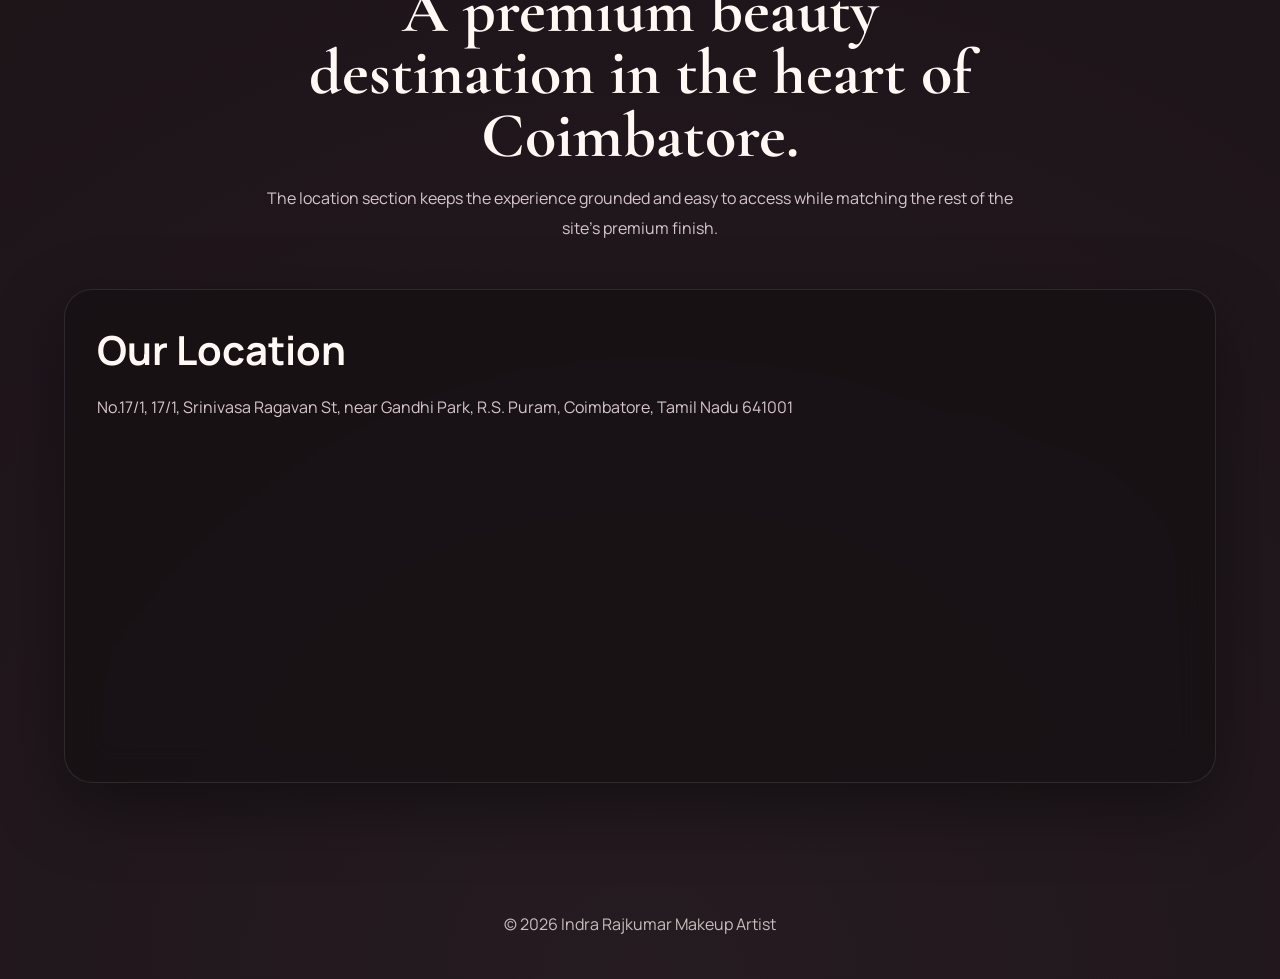
<file: index.html.html>
<!DOCTYPE html>
<html lang="en">
<head>
<meta charset="UTF-8">
<meta name="viewport" content="width=device-width, initial-scale=1.0">
<title>Indra Rajkumar Makeup Artist</title>
<link rel="preconnect" href="https://fonts.googleapis.com">
<link rel="preconnect" href="https://fonts.gstatic.com" crossorigin>
<link href="https://fonts.googleapis.com/css2?family=Cormorant+Garamond:wght@500;600;700&family=Manrope:wght@400;500;600;700&display=swap" rel="stylesheet">
<style>
:root{
    --bg:#090708;
    --bg-soft:#120c10;
    --panel:rgba(22,16,19,0.72);
    --panel-strong:rgba(17,11,14,0.9);
    --gold:#d6af69;
    --gold-bright:#f3d79f;
    --pink:#f2c6d5;
    --pink-soft:#f8dce5;
    --text:#fff8f4;
    --muted:#d7c7cc;
    --line:rgba(255,255,255,0.1);
    --shadow:0 24px 70px rgba(0,0,0,0.42);
    --glow:0 0 30px rgba(243,215,159,0.16);
}

*{
    margin:0;
    padding:0;
    box-sizing:border-box;
}

html{
    scroll-behavior:smooth;
}

body{
    font-family:'Manrope', sans-serif;
    color:var(--text);
    background:
        radial-gradient(circle at 14% 18%, rgba(242,198,213,0.16), transparent 22%),
        radial-gradient(circle at 82% 14%, rgba(214,175,105,0.16), transparent 20%),
        radial-gradient(circle at 50% 100%, rgba(248,220,229,0.08), transparent 28%),
        linear-gradient(145deg, #050405 0%, #10090c 45%, #130b10 100%);
    overflow-x:hidden;
}

body::before,
body::after{
    content:"";
    position:fixed;
    width:320px;
    height:320px;
    border-radius:50%;
    filter:blur(90px);
    pointer-events:none;
    z-index:0;
}

body::before{
    top:-80px;
    left:-100px;
    background:rgba(242,198,213,0.16);
}

body::after{
    right:-120px;
    bottom:60px;
    background:rgba(214,175,105,0.14);
}

a{
    color:inherit;
    text-decoration:none;
}

img{
    max-width:100%;
    display:block;
}

.page{
    position:relative;
    z-index:1;
}

.navbar{
    position:sticky;
    top:0;
    z-index:20;
    display:flex;
    align-items:center;
    justify-content:space-between;
    gap:20px;
    padding:18px 5vw;
    background:rgba(9,7,8,0.72);
    backdrop-filter:blur(18px);
    border-bottom:1px solid rgba(255,255,255,0.07);
}

.brand{
    display:flex;
    align-items:center;
    gap:14px;
}

.brand img{
    width:66px;
    height:66px;
    border-radius:18px;
    object-fit:cover;
    box-shadow:var(--shadow);
}

.brand-copy{
    display:flex;
    flex-direction:column;
    gap:4px;
}

.brand-title,
.hero h1,
.section-header h2,
.about-copy h3,
.contact-card h3,
.testimonial-quote{
    font-family:'Cormorant Garamond', serif;
}

.brand-title{
    font-size:1.55rem;
    line-height:1;
}

.brand-note{
    color:var(--pink-soft);
    text-transform:uppercase;
    letter-spacing:3px;
    font-size:11px;
}

.nav-toggle{
    display:none;
    width:52px;
    height:52px;
    border:none;
    border-radius:14px;
    background:rgba(255,255,255,0.04);
    color:var(--text);
    cursor:pointer;
    border:1px solid rgba(255,255,255,0.08);
}

.nav-toggle span{
    display:block;
    width:24px;
    height:2px;
    margin:5px auto;
    background:currentColor;
    border-radius:999px;
}

.nav-links{
    display:flex;
    align-items:center;
    gap:18px;
}

.nav-links a{
    color:var(--muted);
    transition:color 0.25s ease;
    font-size:14px;
}

.nav-links a:hover{
    color:var(--gold-bright);
}

.nav-book{
    padding:11px 18px;
    border-radius:999px;
    border:1px solid rgba(243,215,159,0.28);
    background:linear-gradient(135deg, rgba(242,198,213,0.14), rgba(214,175,105,0.12));
    color:var(--text);
    box-shadow:var(--glow);
}

.hero{
    position:relative;
    min-height:100vh;
    padding:86px 5vw 70px;
    display:grid;
    grid-template-columns:minmax(0, 1.05fr) minmax(320px, 0.95fr);
    gap:30px;
    align-items:center;
}

.hero::before{
    content:"";
    position:absolute;
    inset:0;
    background:
        linear-gradient(90deg, rgba(8,6,7,0.9) 0%, rgba(8,6,7,0.52) 42%, rgba(8,6,7,0.74) 100%),
        url('https://res.cloudinary.com/dfnt8ozqz/image/upload/f_auto,q_auto/1000099452_ng7uvw') center/cover no-repeat;
    z-index:-2;
}

.hero::after{
    content:"";
    position:absolute;
    inset:0;
    background:
        radial-gradient(circle at 18% 26%, rgba(242,198,213,0.18), transparent 22%),
        linear-gradient(180deg, rgba(8,6,7,0.08) 0%, rgba(8,6,7,0.84) 100%);
    z-index:-1;
}

.hero-copy{
    max-width:700px;
}

.hero-tag,
.section-tag{
    display:inline-block;
    padding:10px 16px;
    border-radius:999px;
    border:1px solid rgba(255,255,255,0.1);
    background:rgba(255,255,255,0.04);
    backdrop-filter:blur(10px);
    color:var(--pink-soft);
    text-transform:uppercase;
    letter-spacing:2.6px;
    font-size:11px;
}

.hero-tag{
    margin-bottom:20px;
}

.hero h1{
    font-size:clamp(3.6rem, 7vw, 6.4rem);
    line-height:0.92;
    letter-spacing:-1px;
    margin-bottom:20px;
    text-shadow:0 14px 34px rgba(0,0,0,0.42);
}

.hero h1 span{
    color:var(--gold-bright);
}

.hero p{
    max-width:600px;
    color:var(--muted);
    font-size:1.05rem;
    line-height:1.85;
    margin-bottom:30px;
}

.hero-actions{
    display:flex;
    gap:16px;
    flex-wrap:wrap;
}

.btn{
    display:inline-flex;
    align-items:center;
    justify-content:center;
    min-width:170px;
    padding:14px 24px;
    border-radius:999px;
    font-weight:700;
    border:1px solid transparent;
    transition:transform 0.3s ease, box-shadow 0.3s ease, border-color 0.3s ease;
}

.btn-primary{
    background:linear-gradient(135deg, #f6dbe5 0%, #d6af69 58%, #f3d79f 100%);
    color:#241517;
    box-shadow:0 16px 32px rgba(214,175,105,0.28), 0 0 24px rgba(243,215,159,0.16);
}

.btn-secondary{
    background:rgba(255,255,255,0.04);
    border-color:rgba(255,255,255,0.14);
    color:var(--text);
}

.btn:hover{
    transform:translateY(-4px);
}

.btn-primary:hover{
    box-shadow:0 18px 38px rgba(214,175,105,0.36), 0 0 34px rgba(243,215,159,0.26);
}

.btn-secondary:hover{
    border-color:rgba(243,215,159,0.32);
    box-shadow:0 16px 30px rgba(0,0,0,0.28), 0 0 24px rgba(243,215,159,0.12);
}

.hero-panel,
.highlight-card,
.service-card,
.testimonial-card,
.contact-card,
.location-card,
.gallery-item{
    border:1px solid var(--line);
    border-radius:28px;
    background:var(--panel);
    backdrop-filter:blur(18px);
    box-shadow:var(--shadow);
}

.hero-panel{
    width:min(100%, 430px);
    justify-self:end;
    padding:20px;
}

.hero-panel-image{
    position:relative;
    overflow:hidden;
    border-radius:24px;
    margin-bottom:18px;
}

.hero-panel-image img{
    width:100%;
    height:500px;
    object-fit:cover;
}

.hero-panel-image::after{
    content:"";
    position:absolute;
    inset:0;
    background:linear-gradient(180deg, transparent 32%, rgba(9,7,8,0.78));
}

.hero-badge{
    position:absolute;
    left:18px;
    bottom:18px;
    z-index:1;
    padding:14px 16px;
    border-radius:20px;
    background:rgba(10,8,9,0.54);
    border:1px solid rgba(255,255,255,0.12);
    backdrop-filter:blur(12px);
}

.hero-badge strong{
    display:block;
    color:var(--gold-bright);
    margin-bottom:4px;
}

.hero-panel p{
    color:var(--muted);
    line-height:1.8;
}

.hero-stats{
    display:grid;
    grid-template-columns:repeat(3, 1fr);
    gap:12px;
    margin-top:18px;
}

.hero-stat{
    padding:14px 10px;
    border-radius:18px;
    text-align:center;
    background:rgba(255,255,255,0.04);
    border:1px solid rgba(255,255,255,0.07);
}

.hero-stat strong{
    display:block;
    color:var(--gold-bright);
    font-size:1.1rem;
}

.hero-stat span{
    color:var(--muted);
    font-size:0.82rem;
}

section{
    position:relative;
    padding:100px 5vw;
}

.section-header{
    max-width:760px;
    margin:0 auto 46px;
    text-align:center;
}

.section-tag{
    margin-bottom:16px;
}

.section-header h2{
    font-size:clamp(2.5rem, 5vw, 4.3rem);
    line-height:0.98;
    margin-bottom:16px;
}

.section-header p{
    color:var(--muted);
    line-height:1.85;
}

.about-grid{
    display:grid;
    grid-template-columns:minmax(280px, 0.9fr) minmax(0, 1.1fr);
    gap:28px;
    align-items:stretch;
}

.about-image{
    position:relative;
    overflow:hidden;
    border-radius:30px;
    box-shadow:var(--shadow);
}

.about-image img{
    width:100%;
    height:100%;
    min-height:520px;
    object-fit:cover;
}

.about-image::after{
    content:"";
    position:absolute;
    inset:0;
    background:linear-gradient(180deg, transparent 36%, rgba(9,7,8,0.8));
}

.about-badge{
    position:absolute;
    left:22px;
    bottom:22px;
    z-index:1;
    padding:16px 18px;
    border-radius:20px;
    background:rgba(12,9,11,0.58);
    border:1px solid rgba(255,255,255,0.12);
    backdrop-filter:blur(14px);
}

.about-badge strong{
    display:block;
    color:var(--gold-bright);
}

.about-copy{
    display:grid;
    gap:22px;
}

.about-copy h3{
    font-size:3rem;
    line-height:0.95;
}

.about-copy p{
    color:var(--muted);
    line-height:1.9;
}

.about-points{
    display:grid;
    grid-template-columns:repeat(2, minmax(0, 1fr));
    gap:16px;
}

.about-point{
    padding:18px;
    border-radius:22px;
    background:rgba(255,255,255,0.04);
    border:1px solid rgba(255,255,255,0.08);
}

.about-point strong{
    display:block;
    margin-bottom:8px;
    color:var(--gold-bright);
}

.bni-text{
    color:#d62828;
}

.highlights-grid{
    display:grid;
    grid-template-columns:repeat(3, minmax(0, 1fr));
    gap:22px;
}

.highlight-card,
.service-card,
.gallery-item,
.testimonial-card{
    overflow:hidden;
    transition:transform 0.35s ease, box-shadow 0.35s ease, border-color 0.35s ease;
}

.highlight-card:hover,
.service-card:hover,
.gallery-item:hover,
.testimonial-card:hover{
    transform:translateY(-10px);
    border-color:rgba(243,215,159,0.24);
    box-shadow:0 28px 80px rgba(0,0,0,0.48), 0 0 30px rgba(243,215,159,0.08);
}

.highlight-card img,
.service-card img{
    width:100%;
    height:240px;
    object-fit:cover;
    transition:transform 0.45s ease;
}

.highlight-card:hover img,
.service-card:hover img,
.gallery-item:hover img{
    transform:scale(1.08);
}

.highlight-content,
.service-content{
    padding:22px 20px 24px;
}

.highlight-content strong,
.service-content strong{
    display:block;
    font-size:1.2rem;
    margin-bottom:8px;
}

.highlight-content span,
.service-content span{
    color:var(--muted);
    line-height:1.75;
}

.services-grid{
    display:grid;
    grid-template-columns:repeat(4, minmax(0, 1fr));
    gap:22px;
}

.featured-shell{
    display:grid;
    grid-template-columns:minmax(0, 1.05fr) minmax(320px, 0.95fr);
    gap:28px;
    align-items:stretch;
}

.featured-collage{
    display:grid;
    grid-template-columns:repeat(12, 1fr);
    gap:18px;
    min-height:640px;
}

.featured-shot{
    position:relative;
    overflow:hidden;
    border:1px solid var(--line);
    border-radius:30px;
    background:var(--panel);
    box-shadow:var(--shadow);
}

.featured-shot img{
    width:100%;
    height:100%;
    object-fit:cover;
    transition:transform 0.45s ease;
}

.featured-shot:hover img{
    transform:scale(1.06);
}

.featured-shot::after{
    content:"";
    position:absolute;
    inset:0;
    background:linear-gradient(180deg, rgba(9,7,8,0.02), rgba(9,7,8,0.34));
    pointer-events:none;
}

.featured-shot-main{
    grid-column:span 7;
}

.featured-shot-side{
    grid-column:span 5;
}

.featured-shot-side.top{
    min-height:310px;
}

.featured-shot-side.bottom{
    min-height:310px;
}

.featured-panel{
    position:relative;
    display:grid;
    gap:24px;
    padding:34px;
    border:1px solid var(--line);
    border-radius:32px;
    background:
        radial-gradient(circle at top right, rgba(214,175,105,0.14), transparent 26%),
        radial-gradient(circle at bottom left, rgba(242,198,213,0.12), transparent 26%),
        var(--panel-strong);
    box-shadow:var(--shadow);
    overflow:hidden;
}

.featured-panel::before{
    content:"";
    position:absolute;
    inset:0;
    background:
        linear-gradient(135deg, rgba(255,255,255,0.04) 0%, transparent 42%),
        linear-gradient(315deg, rgba(243,215,159,0.06) 0%, transparent 38%);
    pointer-events:none;
}

.featured-copy,
.featured-stats,
.featured-list{
    position:relative;
    z-index:1;
}

.featured-copy h3{
    font-family:'Cormorant Garamond', serif;
    font-size:3rem;
    line-height:0.95;
    margin-bottom:14px;
}

.featured-copy p{
    color:var(--muted);
    line-height:1.9;
    font-size:1.02rem;
}

.featured-pill{
    display:inline-flex;
    align-items:center;
    gap:10px;
    padding:10px 16px;
    margin-bottom:18px;
    border-radius:999px;
    border:1px solid rgba(255,255,255,0.1);
    background:rgba(255,255,255,0.05);
    color:var(--pink-soft);
    font-size:0.84rem;
    letter-spacing:0.7px;
    text-transform:uppercase;
}

.featured-pill svg{
    width:18px;
    height:18px;
    color:var(--gold-bright);
    flex:none;
}

.featured-name{
    color:var(--gold-bright);
}

.featured-stats{
    display:grid;
    grid-template-columns:repeat(3, minmax(0, 1fr));
    gap:14px;
}

.featured-stat{
    padding:18px 16px;
    border-radius:22px;
    background:rgba(255,255,255,0.04);
    border:1px solid rgba(255,255,255,0.08);
}

.featured-stat strong{
    display:block;
    margin-bottom:6px;
    color:var(--gold-bright);
    font-size:1.15rem;
}

.featured-stat span{
    color:var(--muted);
    line-height:1.6;
    font-size:0.9rem;
}

.featured-list{
    display:grid;
    grid-template-columns:repeat(2, minmax(0, 1fr));
    gap:14px;
}

.featured-card{
    padding:18px;
    border-radius:22px;
    background:rgba(255,255,255,0.04);
    border:1px solid rgba(255,255,255,0.08);
    transition:transform 0.3s ease, border-color 0.3s ease, box-shadow 0.3s ease;
}

.featured-card:hover{
    transform:translateY(-6px);
    border-color:rgba(243,215,159,0.24);
    box-shadow:0 18px 40px rgba(0,0,0,0.28);
}

.featured-card strong{
    display:block;
    margin-bottom:8px;
    font-size:1rem;
}

.featured-card span{
    display:block;
    color:var(--muted);
    line-height:1.7;
    font-size:0.92rem;
}

.featured-card.future{
    border-style:dashed;
    background:rgba(255,255,255,0.03);
}

.service-icon{
    width:54px;
    height:54px;
    display:grid;
    place-items:center;
    margin-bottom:14px;
    border-radius:18px;
    background:linear-gradient(135deg, rgba(242,198,213,0.18), rgba(214,175,105,0.16));
    color:var(--gold-bright);
    box-shadow:var(--glow);
}

.gallery-grid{
    display:grid;
    grid-template-columns:repeat(12, 1fr);
    gap:18px;
}

.gallery-item{
    position:relative;
    min-height:280px;
}

.gallery-item.large{
    grid-column:span 7;
}

.gallery-item.small{
    grid-column:span 5;
}

.gallery-item img{
    width:100%;
    height:100%;
    object-fit:cover;
    transition:transform 0.45s ease;
}

.gallery-item::after{
    content:"";
    position:absolute;
    inset:0;
    background:linear-gradient(180deg, rgba(9,7,8,0.04), rgba(9,7,8,0.8));
}

.gallery-caption{
    position:absolute;
    left:22px;
    right:22px;
    bottom:20px;
    z-index:1;
}

.gallery-caption strong{
    display:block;
    font-size:1.08rem;
    margin-bottom:6px;
}

.gallery-caption span{
    color:var(--pink-soft);
}

.testimonial-grid{
    display:grid;
    grid-template-columns:repeat(3, minmax(0, 1fr));
    gap:22px;
}

.testimonial-card{
    padding:28px;
}

.testimonial-media{
    display:flex;
    flex-direction:column;
    justify-content:space-between;
    position:relative;
    margin:-28px -28px 22px;
    padding:24px;
    border-radius:28px 28px 22px 22px;
    overflow:hidden;
    border-bottom:1px solid rgba(255,255,255,0.08);
    min-height:240px;
    background:
        radial-gradient(circle at top left, rgba(243,215,159,0.22), transparent 32%),
        radial-gradient(circle at bottom right, rgba(242,198,213,0.18), transparent 30%),
        radial-gradient(circle at 80% 20%, rgba(255,255,255,0.09), transparent 18%),
        linear-gradient(160deg, rgba(29,20,24,0.95), rgba(16,11,14,0.98));
}

.testimonial-media::before{
    content:"";
    position:absolute;
    inset:0;
    background:
        linear-gradient(135deg, rgba(255,255,255,0.05) 0%, transparent 45%),
        linear-gradient(315deg, rgba(243,215,159,0.08) 0%, transparent 42%);
    pointer-events:none;
}

.testimonial-media-top,
.testimonial-media-bottom{
    position:relative;
    z-index:1;
}

.testimonial-media-top{
    display:flex;
    align-items:flex-start;
    justify-content:space-between;
    gap:16px;
}

.testimonial-media-mark{
    width:64px;
    height:64px;
    border-radius:22px;
    display:grid;
    place-items:center;
    background:rgba(255,255,255,0.08);
    border:1px solid rgba(255,255,255,0.1);
    box-shadow:0 10px 30px rgba(0,0,0,0.22);
    font-size:2rem;
    color:var(--gold-bright);
}

.testimonial-media-badge{
    padding:10px 14px;
    border-radius:18px;
    background:rgba(10,8,9,0.42);
    border:1px solid rgba(255,255,255,0.1);
    text-align:right;
    backdrop-filter:blur(8px);
}

.testimonial-media-badge strong{
    display:block;
    margin:0 0 4px;
    font-size:1.35rem;
    color:var(--gold-bright);
}

.testimonial-media-badge span{
    color:var(--pink-soft);
    font-size:0.78rem;
    letter-spacing:1px;
    text-transform:uppercase;
}

.testimonial-media-bottom{
    display:grid;
    gap:10px;
}

.testimonial-mini-stars{
    color:#ffd15a;
    letter-spacing:3px;
    font-size:1.05rem;
}

.testimonial-media-line{
    width:100%;
    height:10px;
    border-radius:999px;
    background:rgba(255,255,255,0.1);
    overflow:hidden;
}

.testimonial-media-line span{
    display:block;
    width:100%;
    height:100%;
    border-radius:999px;
    background:linear-gradient(90deg, #ffe07f 0%, #d6af69 100%);
}

.testimonial-media-copy{
    color:rgba(255,248,244,0.88);
    font-size:0.95rem;
    line-height:1.7;
}

.stars{
    color:var(--gold-bright);
    letter-spacing:3px;
    margin-bottom:16px;
}

.testimonial-quote{
    font-size:2rem;
    line-height:1.15;
    margin-bottom:16px;
}

.testimonial-card p{
    color:var(--muted);
    line-height:1.85;
    margin-bottom:18px;
}

.testimonial-card strong{
    display:block;
    margin-bottom:4px;
}

.testimonial-card span{
    color:var(--pink-soft);
    font-size:0.92rem;
}

.review-source{
    display:inline-flex;
    align-items:center;
    gap:10px;
    padding:9px 14px;
    margin-bottom:16px;
    border-radius:999px;
    border:1px solid rgba(255,255,255,0.08);
    background:rgba(255,255,255,0.04);
    color:var(--pink-soft);
    font-size:0.84rem;
    letter-spacing:0.6px;
}

.review-source svg{
    width:18px;
    height:18px;
    color:var(--gold-bright);
    flex:none;
}

.review-actions{
    display:flex;
    flex-wrap:wrap;
    gap:14px;
    justify-content:center;
    margin-top:30px;
    align-items:stretch;
}

.google-review-button{
    flex:1 1 420px;
    max-width:620px;
    padding:24px 26px;
    border-radius:28px;
    border:1px solid rgba(255,255,255,0.1);
    background:linear-gradient(160deg, rgba(36,36,40,0.96), rgba(21,18,24,0.96));
    box-shadow:0 26px 80px rgba(0,0,0,0.4), 0 0 24px rgba(243,215,159,0.08);
    transition:transform 0.3s ease, box-shadow 0.3s ease, border-color 0.3s ease;
}

.google-review-button:hover{
    transform:translateY(-6px);
    border-color:rgba(243,215,159,0.28);
    box-shadow:0 30px 90px rgba(0,0,0,0.48), 0 0 30px rgba(243,215,159,0.12);
}

.google-review-header{
    display:flex;
    align-items:center;
    justify-content:space-between;
    gap:16px;
    margin-bottom:20px;
}

.google-review-brand{
    display:flex;
    align-items:center;
    gap:12px;
}

.google-logo{
    font-size:1.4rem;
    font-weight:700;
    letter-spacing:-0.5px;
    color:#f4f4f4;
}

.google-review-label{
    color:var(--muted);
    font-size:0.94rem;
}

.google-review-pill{
    padding:8px 14px;
    border-radius:999px;
    background:rgba(255,255,255,0.06);
    border:1px solid rgba(255,255,255,0.08);
    color:var(--pink-soft);
    font-size:0.82rem;
    white-space:nowrap;
}

.google-review-summary{
    display:grid;
    grid-template-columns:minmax(0, 1fr) auto;
    gap:26px;
    align-items:center;
}

.google-review-bars{
    display:grid;
    gap:12px;
}

.google-review-row{
    display:grid;
    grid-template-columns:16px minmax(0, 1fr);
    align-items:center;
    gap:12px;
    color:#ddd6d1;
}

.google-review-track{
    height:12px;
    border-radius:999px;
    background:rgba(107,113,143,0.42);
    overflow:hidden;
}

.google-review-fill{
    height:100%;
    border-radius:999px;
    background:linear-gradient(90deg, #ffd658 0%, #f1b52f 100%);
}

.google-review-fill.full{
    width:100%;
}

.google-review-fill.empty{
    width:2%;
    min-width:6px;
    background:rgba(255,214,88,0.9);
}

.google-review-score{
    min-width:130px;
    text-align:center;
}

.google-review-score strong{
    display:block;
    font-size:4.2rem;
    line-height:0.95;
    color:#f4f4f4;
}

.google-review-stars{
    margin:8px 0 6px;
    color:#ffc928;
    font-size:1.35rem;
    letter-spacing:2px;
}

.google-review-count{
    color:var(--muted);
    font-size:1rem;
}

.review-gallery-link{
    align-self:center;
}

@media (max-width: 780px){
    .google-review-summary{
        grid-template-columns:1fr;
    }

    .google-review-score{
        min-width:0;
        text-align:left;
    }

    .google-review-header{
        flex-direction:column;
        align-items:flex-start;
    }
}

.contact-grid{
    display:grid;
    grid-template-columns:minmax(0, 0.9fr) minmax(0, 1.1fr);
    gap:24px;
}

.contact-card,
.location-card{
    padding:32px;
}

.contact-card h3,
.location-card h3{
    font-size:2.5rem;
    margin-bottom:16px;
}

.contact-card p,
.location-card p{
    color:var(--muted);
    line-height:1.85;
}

.contact-list{
    display:grid;
    gap:14px;
    margin-top:24px;
}

.contact-item{
    display:flex;
    gap:14px;
    padding:16px 18px;
    border-radius:20px;
    background:rgba(255,255,255,0.04);
    border:1px solid rgba(255,255,255,0.08);
}

.contact-item svg{
    flex:none;
    color:var(--gold-bright);
}

.contact-item strong{
    display:block;
    margin-bottom:4px;
}

.contact-form{
    display:grid;
    gap:16px;
    margin-top:24px;
}

.form-note{
    color:var(--muted);
    font-size:0.92rem;
    line-height:1.75;
}

.field-row{
    display:grid;
    grid-template-columns:repeat(2, minmax(0, 1fr));
    gap:16px;
}

.field{
    position:relative;
}

.field svg{
    position:absolute;
    top:17px;
    left:16px;
    color:var(--gold-bright);
}

.contact-form input,
.contact-form textarea{
    width:100%;
    padding:16px 16px 16px 48px;
    border-radius:18px;
    border:1px solid rgba(255,255,255,0.1);
    background:rgba(255,255,255,0.04);
    color:var(--text);
    font:inherit;
    outline:none;
    transition:border-color 0.25s ease, box-shadow 0.25s ease, background 0.25s ease;
}

.contact-form textarea{
    min-height:150px;
    resize:vertical;
}

.contact-form input:focus,
.contact-form textarea:focus{
    border-color:rgba(243,215,159,0.36);
    box-shadow:0 0 0 4px rgba(243,215,159,0.08);
    background:rgba(255,255,255,0.06);
}

.social{
    display:flex;
    justify-content:center;
    gap:18px;
    flex-wrap:wrap;
    margin-top:26px;
}

.social-icon{
    width:70px;
    height:70px;
    border-radius:22px;
    display:grid;
    place-items:center;
    border:1px solid rgba(243,215,159,0.28);
    background:rgba(255,255,255,0.04);
    color:var(--gold-bright);
    transition:transform 0.3s ease, box-shadow 0.3s ease, background 0.3s ease;
}

.social-icon svg{
    width:30px;
    height:30px;
    fill:currentColor;
}

.social-icon:hover{
    transform:translateY(-6px);
    background:linear-gradient(135deg, rgba(242,198,213,0.16), rgba(214,175,105,0.16));
    box-shadow:var(--glow);
}

.map-frame{
    margin-top:22px;
    width:100%;
    height:300px;
    border:0;
    border-radius:22px;
}

.footer{
    padding:30px 5vw 44px;
    text-align:center;
    color:rgba(255,248,244,0.74);
}

.reveal{
    opacity:0;
    transform:translateY(42px);
    transition:opacity 0.9s ease, transform 0.9s ease;
}

.reveal.show{
    opacity:1;
    transform:translateY(0);
}

.delay-1{transition-delay:0.08s;}
.delay-2{transition-delay:0.16s;}
.delay-3{transition-delay:0.24s;}

@media (max-width: 1100px){
    .hero,
    .about-grid,
    .contact-grid,
    .featured-shell{
        grid-template-columns:1fr;
    }

    .hero-panel{
        justify-self:start;
        width:100%;
        max-width:560px;
    }

    .highlights-grid,
    .services-grid,
    .testimonial-grid{
        grid-template-columns:repeat(2, minmax(0, 1fr));
    }

    .featured-collage{
        min-height:auto;
    }

    .featured-shot-main,
    .featured-shot-side{
        grid-column:span 6;
        min-height:320px;
    }

    .gallery-item.large,
    .gallery-item.small{
        grid-column:span 6;
    }
}

@media (max-width: 780px){
    .navbar{
        padding:16px 20px;
        flex-wrap:wrap;
    }

    .nav-toggle{
        display:block;
        margin-left:auto;
    }

    .nav-links{
        display:none;
        width:100%;
        flex-direction:column;
        align-items:flex-start;
        padding:18px;
        margin-top:10px;
        border-radius:22px;
        background:rgba(18,12,15,0.96);
        border:1px solid rgba(255,255,255,0.08);
    }

    .nav-links.show{
        display:flex;
    }

    .hero{
        padding:56px 20px 50px;
    }

    .hero h1{
        font-size:clamp(3rem, 13vw, 4.8rem);
    }

    section{
        padding:78px 20px;
    }

    .highlights-grid,
    .services-grid,
    .testimonial-grid,
    .field-row,
    .about-points,
    .featured-stats,
    .featured-list{
        grid-template-columns:1fr;
    }

    .gallery-grid{
        grid-template-columns:1fr;
    }

    .gallery-item.large,
    .gallery-item.small{
        grid-column:span 1;
        min-height:320px;
    }

    .hero-stats{
        grid-template-columns:1fr;
    }

    .brand-title{
        font-size:1.3rem;
    }

    .hero-panel-image img,
    .about-image img{
        min-height:420px;
        height:auto;
    }

    .featured-collage{
        grid-template-columns:1fr;
    }

    .featured-shot-main,
    .featured-shot-side{
        grid-column:span 1;
        min-height:320px;
    }

    .featured-panel{
        padding:26px 20px;
    }

    .featured-copy h3{
        font-size:2.4rem;
    }
}
</style>
</head>
<body>
<div class="page">
    <header class="navbar">
        <div class="brand">
            <img src="logo.png.jpeg" alt="Indra Rajkumar logo">
            <div class="brand-copy">
                <span class="brand-title">Richlook Bridal Studio</span>
                <span class="brand-note">Bridal Beauty and Hair Styling</span>
            </div>
        </div>

        <button class="nav-toggle" id="navToggle" type="button" aria-label="Open navigation">
            <span></span>
            <span></span>
            <span></span>
        </button>

        <nav class="nav-links" id="navLinks" aria-label="Main navigation">
            <a href="#about">About</a>
            <a href="#highlights">Highlights</a>
            <a href="#services">Services</a>
            <a href="#portfolio">Portfolio</a>
            <a href="#testimonials">Reviews</a>
            <a href="#contact">Contact</a>
            <a href="tel:9787111287" class="nav-book">Book Now</a>
        </nav>
    </header>

    <section class="hero">
        <div class="hero-copy reveal">
            <span class="hero-tag">Elegant Bridal, Celebrity, and Editorial Beauty</span>
            <h1>Premium beauty artistry with a <span>polished, unforgettable finish.</span></h1>
            <p>Indra Rajkumar creates elevated bridal glam, celebrity-ready styling, and graceful occasion looks designed to feel refined in person and beautiful in every photograph.</p>
            <div class="hero-actions">
                <a href="#contact" class="btn btn-primary">Book Your Date</a>
                <a href="https://www.instagram.com/indrarajkumarmakeupartist" target="_blank" class="btn btn-secondary" rel="noreferrer">View Instagram</a>
            </div>
        </div>

        <aside class="hero-panel reveal delay-1">
            <div class="hero-panel-image">
                <img src="WhatsApp Image 2026-04-22 at 1.01.55 AM.jpeg" alt="Indra Rajkumar makeup artist portrait">
                <div class="hero-badge">
                    <strong>10+ Years</strong>
                    <span>Creating camera-ready elegance</span>
                </div>
            </div>
            <p>Every look balances softness, structure, skin-like finish, and event-ready longevity so the final result feels polished, flattering, and deeply personal.</p>
            <div class="hero-stats">
                <div class="hero-stat">
                    <strong>Bridal</strong>
                    <span>Signature Looks</span>
                </div>
                <div class="hero-stat">
                    <strong>Celebrity</strong>
                    <span>Styled Moments</span>
                </div>
                <div class="hero-stat">
                    <strong>Premium</strong>
                    <span>Finish Always</span>
                </div>
            </div>
        </aside>
    </section>

    <section id="about">
        <div class="section-header reveal">
            <span class="section-tag">About</span>
            <h2>Professional beauty styling shaped with elegance, detail, and trust.</h2>
            <p>A premium beauty experience designed to help every bride and client feel poised, radiant, and confidently camera ready.</p>
        </div>

        <div class="about-grid">
            <div class="about-image reveal">
                <img src="indra.jpg.jpeg" alt="Indra Rajkumar portrait">
                <div class="about-badge">
                    <strong><span class="bni-text">BNI</span> Member</strong>
                    <span>Professional network and trusted service</span>
                </div>
            </div>

            <div class="about-copy reveal delay-1">
                <h3>Traditional grace, modern finish, and a refined touch in every look.</h3>
                <p>Indra Rajkumar is a renowned bridal and celebrity makeup artist based in Tamil Nadu, known for creating elegant, flawless looks for weddings, receptions, parties, and special occasions. Her work blends precision with softness so every client feels naturally refined rather than overdone.</p>
                <p>With over <strong>10+ years of experience</strong>, she brings artistry, calm professionalism, and a sharp eye for balance, helping each client step into their moment with confidence and presence.</p>
                <p>As a proud <strong><span class="bni-text">BNI</span> member</strong>, she is part of a trusted professional network that reflects her commitment to reliability, meaningful relationships, and consistently high service standards.</p>
                <div class="about-points">
                    <div class="about-point">
                        <strong>Premium Bridal Finish</strong>
                        <span>Graceful makeup and styling designed to last beautifully.</span>
                    </div>
                    <div class="about-point">
                        <strong>Camera-Ready Glow</strong>
                        <span>Looks that hold up across portraits, video, and live events.</span>
                    </div>
                    <div class="about-point">
                        <strong>Personalized Styling</strong>
                        <span>Every detail shaped to match the outfit, occasion, and mood.</span>
                    </div>
                    <div class="about-point">
                        <strong>Professional Care</strong>
                        <span>Trusted artistry backed by experience and client confidence.</span>
                    </div>
                    <div class="about-point">
                        <strong><span class="bni-text">BNI</span> Professional Network</strong>
                        <span>Strong business values, trusted connections, and service-led professionalism.</span>
                    </div>
                </div>
            </div>
        </div>
    </section>

    <section id="highlights">
        <div class="section-header reveal">
            <span class="section-tag">Highlights</span>
            <h2>Signature work that reflects the brand’s most loved moments.</h2>
            <p>Explore standout categories that showcase trusted client experiences, celebrity collaborations, and polished campaign styling.</p>
        </div>

        <div class="highlights-grid">
            <a href="reviews.html" class="highlight-card reveal">
                <img src="review.jpg.jpeg" alt="Bride reviews gallery">
                <div class="highlight-content">
                    <strong>Bride Reviews</strong>
                    <span>Real transformations and client love captured in detail.</span>
                </div>
            </a>

            <a href="celebs.html" class="highlight-card reveal delay-1">
                <img src="cele.jpg.jpeg" alt="Worked with celebrities gallery">
                <div class="highlight-content">
                    <strong>Worked With Celebrities</strong>
                    <span>Recognized beauty work presented through a premium celebrity collaboration gallery.</span>
                </div>
            </a>

            <a href="adshoot.html" class="highlight-card reveal delay-2">
                <img src="studio.jpg.jpeg" alt="Ad shoot gallery">
                <div class="highlight-content">
                    <strong>Ad Shoot</strong>
                    <span>Creative, editorial-inspired styling for polished visual storytelling.</span>
                </div>
            </a>
        </div>
    </section>


    <section id="services">
        <div class="section-header reveal">
            <span class="section-tag">Services</span>
            <h2>Beauty services crafted for graceful events and premium occasions.</h2>
            <p>Each service is presented in a cleaner premium card system with strong imagery, clear hierarchy, and subtle motion on hover.</p>
        </div>

        <div class="services-grid">
            <a href="hd-makeup.html" class="service-card reveal">
                <img src="80.jpg.jpeg" alt="HD makeup service">
                <div class="service-content">
                    <div class="service-icon">
                        <svg width="24" height="24" viewBox="0 0 24 24" fill="none" aria-hidden="true">
                            <path d="M12 4 4 8l8 4 8-4-8-4Zm-8 8 8 4 8-4M4 16l8 4 8-4" stroke="currentColor" stroke-width="1.7" stroke-linecap="round" stroke-linejoin="round"/>
                        </svg>
                    </div>
                    <strong>HD Makeup</strong>
                    <span>Soft-focus, long-wear beauty with a polished premium finish.</span>
                </div>
            </a>

            <a href="airbrush.html" class="service-card reveal delay-2">
                <img src="hd.jpg.jpeg" alt="Airbrush makeup service">
                <div class="service-content">
                    <div class="service-icon">
                        <svg width="24" height="24" viewBox="0 0 24 24" fill="none" aria-hidden="true">
                            <path d="M6 15c0-2.2 1.8-4 4-4h2c3.3 0 6 2.7 6 6v1H9a3 3 0 0 1-3-3Z" stroke="currentColor" stroke-width="1.7" stroke-linecap="round" stroke-linejoin="round"/>
                            <circle cx="8" cy="9" r="2" stroke="currentColor" stroke-width="1.7"/>
                        </svg>
                    </div>
                    <strong>Airbrush</strong>
                    <span>Feather-light coverage with a refined, high-end complexion.</span>
                </div>
            </a>

            <a href="hair.html" class="service-card reveal delay-3">
                <img src="35.jpg.jpeg" alt="Hairstylist service">
                <div class="service-content">
                    <div class="service-icon">
                        <svg width="24" height="24" viewBox="0 0 24 24" fill="none" aria-hidden="true">
                            <path d="M5 18c2.1-4.4 5.1-6.6 9-6.6 1.7 0 3.3.3 5 1M5 12c2.2-2.5 4.7-3.8 7.6-3.8 2.1 0 4.1.7 6.2 2" stroke="currentColor" stroke-width="1.7" stroke-linecap="round"/>
                            <circle cx="7" cy="18" r="2" stroke="currentColor" stroke-width="1.7"/>
                        </svg>
                    </div>
                    <strong>Hairstylist</strong>
                    <span>Elegant styling that complements makeup and overall presence.</span>
                </div>
            </a>

            <a href="saree.html" class="service-card reveal">
                <img src="WhatsApp Image 2026-04-18 at 12.47.15 AM.jpeg" alt="Saree dropping service">
                <div class="service-content">
                    <div class="service-icon">
                        <svg width="24" height="24" viewBox="0 0 24 24" fill="none" aria-hidden="true">
                            <path d="M7 4h10v16H7zM7 8h10M7 12h10M7 16h10" stroke="currentColor" stroke-width="1.7" stroke-linecap="round"/>
                        </svg>
                    </div>
                    <strong>Saree Dropping</strong>
                    <span>Structured draping that adds elegance and flawless presentation.</span>
                </div>
            </a>

        </div>
    </section>

    <section id="portfolio">
        <div class="section-header reveal">
            <span class="section-tag">Portfolio</span>
            <h2>A visual story of softness, glow, and refined detailing.</h2>
            <p>The gallery uses a more editorial layout with smooth zoom effects and layered captions to keep the page elegant and visually rich.</p>
        </div>

        <div class="gallery-grid">
            <div class="gallery-item large reveal">
                <img src="101.jpg.jpeg" alt="Bridal radiance portrait">
                <div class="gallery-caption">
                    <strong>Bridal Radiance</strong>
                    <span>Classic glow with a polished modern finish</span>
                </div>
            </div>
            <div class="gallery-item small reveal delay-1">
                <img src="WhatsApp Image 2026-04-17 at 10.59.05 PM.jpeg" alt="Soft glam detail in pink attire">
                <div class="gallery-caption">
                    <strong>Soft Glam Detail</strong>
                    <span>Elegant texture and graceful balance</span>
                </div>
            </div>
            <div class="gallery-item small reveal">
                <img src="WhatsApp Image 2026-04-17 at 11.02.08 PM.jpeg" alt="Editorial bridal side profile portrait">
                <div class="gallery-caption">
                    <strong>Editorial Beauty</strong>
                    <span>Refined styling for camera-ready moments</span>
                </div>
            </div>
            <div class="gallery-item large reveal delay-1">
                <img src="hd.jpg.jpeg" alt="Portfolio image 4">
                <div class="gallery-caption">
                    <strong>High Definition Finish</strong>
                    <span>Refined skin work and soft-focus perfection</span>
                </div>
            </div>
        </div>
    </section>

    <section id="testimonials">
        <div class="section-header reveal">
            <span class="section-tag">Google Reviews</span>
            <h2>Real client feedback, directly showcased from Rich Look Bridal Studio.</h2>
            <p>This section now highlights real review screenshots from your clients and gives visitors a direct path to see the live Google review page.</p>
        </div>

        <div class="testimonial-grid">
            <article class="testimonial-card reveal">
                <a href="reviews.html" class="testimonial-media" aria-label="Open full Google review gallery">
                    <div class="testimonial-media-top">
                        <div class="testimonial-media-mark">G</div>
                        <div class="testimonial-media-badge">
                            <strong>5.0</strong>
                            <span>Top Rated</span>
                        </div>
                    </div>
                    <div class="testimonial-media-bottom">
                        <div class="testimonial-mini-stars">★★★★★</div>
                        <div class="testimonial-media-line"><span></span></div>
                        <div class="testimonial-media-copy">Soft bridal glam, polished finish, and a client experience people love to talk about.</div>
                    </div>
                </a>
                <div class="review-source">
                    <svg viewBox="0 0 24 24" fill="none" aria-hidden="true">
                        <path d="M21.8 12.2c0-.7-.1-1.4-.2-2H12v3.8h5.5a4.7 4.7 0 0 1-2 3.1v2.6h3.2c1.9-1.7 3.1-4.3 3.1-7.5Z" fill="currentColor"/>
                        <path d="M12 22c2.7 0 4.9-.9 6.6-2.3l-3.2-2.6c-.9.6-2 .9-3.4.9-2.6 0-4.8-1.8-5.5-4.2H3.2v2.7A10 10 0 0 0 12 22Z" fill="currentColor"/>
                        <path d="M6.5 13.8A6 6 0 0 1 6.2 12c0-.6.1-1.2.3-1.8V7.5H3.2A10 10 0 0 0 2 12c0 1.6.4 3.2 1.2 4.5l3.3-2.7Z" fill="currentColor"/>
                        <path d="M12 6a5.4 5.4 0 0 1 3.8 1.5l2.8-2.8A9.7 9.7 0 0 0 12 2 10 10 0 0 0 3.2 7.5l3.3 2.7C7.2 7.8 9.4 6 12 6Z" fill="currentColor"/>
                    </svg>
                    Featured from Google reviews
                </div>
                <div class="stars">*****</div>
                <div class="testimonial-quote">"Loved the makeover."</div>
                <p>Visitors can immediately see authentic review screenshots instead of placeholder text, which makes the social proof feel much more trustworthy.</p>
                <strong>Google Review Screenshot</strong>
                <span>Bridal Client Feedback</span>
            </article>

            <article class="testimonial-card reveal delay-1">
                <a href="reviews.html" class="testimonial-media" aria-label="Open full Google review gallery">
                    <div class="testimonial-media-top">
                        <div class="testimonial-media-mark">G</div>
                        <div class="testimonial-media-badge">
                            <strong>67+</strong>
                            <span>Reviews</span>
                        </div>
                    </div>
                    <div class="testimonial-media-bottom">
                        <div class="testimonial-mini-stars">★★★★★</div>
                        <div class="testimonial-media-line"><span></span></div>
                        <div class="testimonial-media-copy">Real feedback from brides and event clients adds trust before someone even opens the full gallery.</div>
                    </div>
                </a>
                <div class="review-source">
                    <svg viewBox="0 0 24 24" fill="none" aria-hidden="true">
                        <path d="M21.8 12.2c0-.7-.1-1.4-.2-2H12v3.8h5.5a4.7 4.7 0 0 1-2 3.1v2.6h3.2c1.9-1.7 3.1-4.3 3.1-7.5Z" fill="currentColor"/>
                        <path d="M12 22c2.7 0 4.9-.9 6.6-2.3l-3.2-2.6c-.9.6-2 .9-3.4.9-2.6 0-4.8-1.8-5.5-4.2H3.2v2.7A10 10 0 0 0 12 22Z" fill="currentColor"/>
                        <path d="M6.5 13.8A6 6 0 0 1 6.2 12c0-.6.1-1.2.3-1.8V7.5H3.2A10 10 0 0 0 2 12c0 1.6.4 3.2 1.2 4.5l3.3-2.7Z" fill="currentColor"/>
                        <path d="M12 6a5.4 5.4 0 0 1 3.8 1.5l2.8-2.8A9.7 9.7 0 0 0 12 2 10 10 0 0 0 3.2 7.5l3.3 2.7C7.2 7.8 9.4 6 12 6Z" fill="currentColor"/>
                    </svg>
                    Real client review
                </div>
                <div class="stars">*****</div>
                <div class="testimonial-quote">"Highly satisfied with the service."</div>
                <p>These preview cards help the website feel more alive while still sending people to the complete review collection for more proof.</p>
                <strong>Google Review Screenshot</strong>
                <span>Service Experience</span>
            </article>

            <article class="testimonial-card reveal delay-2">
                <a href="reviews.html" class="testimonial-media" aria-label="Open full Google review gallery">
                    <div class="testimonial-media-top">
                        <div class="testimonial-media-mark">G</div>
                        <div class="testimonial-media-badge">
                            <strong>100%</strong>
                            <span>Glow</span>
                        </div>
                    </div>
                    <div class="testimonial-media-bottom">
                        <div class="testimonial-mini-stars">★★★★★</div>
                        <div class="testimonial-media-line"><span></span></div>
                        <div class="testimonial-media-copy">Designed as a premium review preview so the section stays elegant, warm, and eye-catching.</div>
                    </div>
                </a>
                <div class="review-source">
                    <svg viewBox="0 0 24 24" fill="none" aria-hidden="true">
                        <path d="M21.8 12.2c0-.7-.1-1.4-.2-2H12v3.8h5.5a4.7 4.7 0 0 1-2 3.1v2.6h3.2c1.9-1.7 3.1-4.3 3.1-7.5Z" fill="currentColor"/>
                        <path d="M12 22c2.7 0 4.9-.9 6.6-2.3l-3.2-2.6c-.9.6-2 .9-3.4.9-2.6 0-4.8-1.8-5.5-4.2H3.2v2.7A10 10 0 0 0 12 22Z" fill="currentColor"/>
                        <path d="M6.5 13.8A6 6 0 0 1 6.2 12c0-.6.1-1.2.3-1.8V7.5H3.2A10 10 0 0 0 2 12c0 1.6.4 3.2 1.2 4.5l3.3-2.7Z" fill="currentColor"/>
                        <path d="M12 6a5.4 5.4 0 0 1 3.8 1.5l2.8-2.8A9.7 9.7 0 0 0 12 2 10 10 0 0 0 3.2 7.5l3.3 2.7C7.2 7.8 9.4 6 12 6Z" fill="currentColor"/>
                    </svg>
                    Verified review preview
                </div>
                <div class="stars">*****</div>
                <div class="testimonial-quote">"Best experience."</div>
                <p>The section keeps the premium style of the website while making it easier for new visitors to trust the brand before contacting you.</p>
                <strong>Google Review Screenshot</strong>
                <span>Client Appreciation</span>
            </article>
        </div>

        <div class="review-actions reveal">
            <a href="reviews.html" class="btn btn-secondary review-gallery-link">View All Review Screenshots</a>
            <a href="https://share.google/6NtvS32zpli8EauK1" target="_blank" rel="noreferrer" class="google-review-button">
                <div class="google-review-header">
                    <div class="google-review-brand">
                        <div>
                            <div class="google-logo">Google Reviews</div>
                            <div class="google-review-label">Rich Look Bridal Studio and designer</div>
                        </div>
                    </div>
                    <div class="google-review-pill">Tap to open live reviews</div>
                </div>

                <div class="google-review-summary">
                    <div class="google-review-bars" aria-hidden="true">
                        <div class="google-review-row">
                            <span>5</span>
                            <div class="google-review-track"><div class="google-review-fill full"></div></div>
                        </div>
                        <div class="google-review-row">
                            <span>4</span>
                            <div class="google-review-track"><div class="google-review-fill empty"></div></div>
                        </div>
                        <div class="google-review-row">
                            <span>3</span>
                            <div class="google-review-track"><div class="google-review-fill empty"></div></div>
                        </div>
                        <div class="google-review-row">
                            <span>2</span>
                            <div class="google-review-track"><div class="google-review-fill empty"></div></div>
                        </div>
                        <div class="google-review-row">
                            <span>1</span>
                            <div class="google-review-track"><div class="google-review-fill empty"></div></div>
                        </div>
                    </div>

                    <div class="google-review-score">
                        <strong>5.0</strong>
                        <div class="google-review-stars">★★★★★</div>
                        <div class="google-review-count">(67)</div>
                    </div>
                </div>
            </a>
        </div>
    </section>

    <section id="contact">
        <div class="section-header reveal">
            <span class="section-tag">Contact</span>
            <h2>Reserve a date for a beauty experience that feels polished and personal.</h2>
            <p>The contact area stays minimal and refined, with soft glass panels, icons, and clear actions for quick enquiries.</p>
        </div>

        <div class="contact-grid">
            <div class="contact-card reveal">
                <h3>Book Your Look</h3>
                <p>Call or message to plan a beauty look that feels flattering, elevated, and tailored to your event.</p>

                <div class="contact-list">
                    <div class="contact-item">
                        <svg width="22" height="22" viewBox="0 0 24 24" fill="none" aria-hidden="true">
                            <path d="M6.6 4h2.2c.5 0 .9.3 1 .8l.5 2.5c.1.4 0 .9-.4 1.2l-1.5 1.2a15.8 15.8 0 0 0 5.9 5.9l1.2-1.5c.3-.4.8-.5 1.2-.4l2.5.5c.5.1.8.5.8 1V17.4c0 1-.8 1.8-1.8 1.7A17.2 17.2 0 0 1 4.9 5.8 1.8 1.8 0 0 1 6.6 4Z" stroke="currentColor" stroke-width="1.7" stroke-linecap="round" stroke-linejoin="round"/>
                        </svg>
                        <div>
                            <strong>Phone</strong>
                            <span>+91 97871 11287</span>
                        </div>
                    </div>

                    <div class="contact-item">
                        <svg width="22" height="22" viewBox="0 0 24 24" fill="none" aria-hidden="true">
                            <path d="M4 6.5A2.5 2.5 0 0 1 6.5 4h11A2.5 2.5 0 0 1 20 6.5v11A2.5 2.5 0 0 1 17.5 20h-11A2.5 2.5 0 0 1 4 17.5v-11Z" stroke="currentColor" stroke-width="1.7"/>
                            <path d="m6 7 6 5 6-5" stroke="currentColor" stroke-width="1.7" stroke-linecap="round" stroke-linejoin="round"/>
                        </svg>
                        <div>
                            <strong>Instagram</strong>
                            <span>@indrarajkumarmakeupartist</span>
                        </div>
                    </div>

                    <div class="contact-item">
                        <svg width="22" height="22" viewBox="0 0 24 24" fill="none" aria-hidden="true">
                            <path d="M12 20c4-4.2 6-7.3 6-10a6 6 0 1 0-12 0c0 2.7 2 5.8 6 10Z" stroke="currentColor" stroke-width="1.7"/>
                            <circle cx="12" cy="10" r="2" stroke="currentColor" stroke-width="1.7"/>
                        </svg>
                        <div>
                            <strong>Studio</strong>
                            <span>R.S. Puram, Coimbatore, Tamil Nadu</span>
                        </div>
                    </div>
                </div>

                <div class="social">
                    <a href="https://www.facebook.com/share/18dQiCQZaf/" target="_blank" class="social-icon" aria-label="Facebook" rel="noreferrer">
                        <svg viewBox="0 0 24 24" aria-hidden="true">
                            <path d="M13.5 21v-7h2.3l.4-3h-2.7V9.1c0-.9.3-1.6 1.7-1.6H16V4.8c-.4-.1-1.3-.2-2.4-.2-2.4 0-4.1 1.5-4.1 4.3V11H7v3h2.5v7h4z"/>
                        </svg>
                    </a>
                    <a href="https://www.instagram.com/indrarajkumarmakeupartist" target="_blank" class="social-icon" aria-label="Instagram" rel="noreferrer">
                        <svg viewBox="0 0 24 24" aria-hidden="true">
                            <path d="M7.8 3h8.4C19.4 3 21 4.6 21 7.8v8.4c0 3.2-1.6 4.8-4.8 4.8H7.8C4.6 21 3 19.4 3 16.2V7.8C3 4.6 4.6 3 7.8 3zm0 1.8c-2.2 0-3 .8-3 3v8.4c0 2.2.8 3 3 3h8.4c2.2 0 3-.8 3-3V7.8c0-2.2-.8-3-3-3H7.8zm8.9 1.4a1.1 1.1 0 1 1 0 2.2 1.1 1.1 0 0 1 0-2.2zM12 7.6A4.4 4.4 0 1 1 12 16.4 4.4 4.4 0 0 1 12 7.6zm0 1.8A2.6 2.6 0 1 0 12 14.6 2.6 2.6 0 0 0 12 9.4z"/>
                        </svg>
                    </a>
                    <a href="https://youtube.com/@indrarajkumar2684?si=g7yerhXU3XFVZV3P" target="_blank" class="social-icon" aria-label="YouTube" rel="noreferrer">
                        <svg viewBox="0 0 24 24" aria-hidden="true">
                            <path d="M21.6 8.2c-.2-1.4-1.3-2.5-2.7-2.7C17 5.2 14.8 5 12 5s-5 .2-6.9.5C3.7 5.7 2.6 6.8 2.4 8.2 2.1 10 2 11 2 12s.1 2 .4 3.8c.2 1.4 1.3 2.5 2.7 2.7 1.9.3 4.1.5 6.9.5s5-.2 6.9-.5c1.4-.2 2.5-1.3 2.7-2.7.3-1.8.4-2.8.4-3.8s-.1-2-.4-3.8zM10 15.5v-7l6 3.5-6 3.5z"/>
                        </svg>
                    </a>
                </div>
            </div>

            <div class="contact-card reveal delay-1">
                <h3>Send an Enquiry</h3>
                <p>Use this form layout for quick enquiries, bridal discussions, and event planning conversations.</p>

                <form class="contact-form" id="enquiryForm">
                    <div class="field-row">
                        <label class="field">
                            <svg width="18" height="18" viewBox="0 0 24 24" fill="none" aria-hidden="true">
                                <path d="M12 12a4 4 0 1 0 0-8 4 4 0 0 0 0 8Zm-7 8a7 7 0 0 1 14 0" stroke="currentColor" stroke-width="1.7" stroke-linecap="round"/>
                            </svg>
                            <input type="text" id="enquiryName" name="name" placeholder="Your name" required>
                        </label>

                        <label class="field">
                            <svg width="18" height="18" viewBox="0 0 24 24" fill="none" aria-hidden="true">
                                <path d="M6.6 4h2.2c.5 0 .9.3 1 .8l.5 2.5c.1.4 0 .9-.4 1.2l-1.5 1.2a15.8 15.8 0 0 0 5.9 5.9l1.2-1.5c.3-.4.8-.5 1.2-.4l2.5.5c.5.1.8.5.8 1V17.4c0 1-.8 1.8-1.8 1.7A17.2 17.2 0 0 1 4.9 5.8 1.8 1.8 0 0 1 6.6 4Z" stroke="currentColor" stroke-width="1.7" stroke-linecap="round" stroke-linejoin="round"/>
                            </svg>
                            <input type="tel" id="enquiryPhone" name="phone" placeholder="Phone number" required>
                        </label>
                    </div>

                    <label class="field">
                        <svg width="18" height="18" viewBox="0 0 24 24" fill="none" aria-hidden="true">
                            <path d="M4 6.5A2.5 2.5 0 0 1 6.5 4h11A2.5 2.5 0 0 1 20 6.5v11A2.5 2.5 0 0 1 17.5 20h-11A2.5 2.5 0 0 1 4 17.5v-11Z" stroke="currentColor" stroke-width="1.7"/>
                            <path d="m6 7 6 5 6-5" stroke="currentColor" stroke-width="1.7" stroke-linecap="round" stroke-linejoin="round"/>
                        </svg>
                        <input type="email" id="enquiryEmail" name="email" placeholder="Email address">
                    </label>

                    <label class="field">
                        <svg width="18" height="18" viewBox="0 0 24 24" fill="none" aria-hidden="true">
                            <path d="M7 8h10M7 12h10M7 16h6" stroke="currentColor" stroke-width="1.7" stroke-linecap="round"/>
                            <path d="M5 4h14a2 2 0 0 1 2 2v12a2 2 0 0 1-2 2H5a2 2 0 0 1-2-2V6a2 2 0 0 1 2-2Z" stroke="currentColor" stroke-width="1.7"/>
                        </svg>
                        <textarea id="enquiryMessage" name="message" placeholder="Tell us about your event, date, and service you want." required></textarea>
                    </label>

                    <button type="submit" class="btn btn-primary">Send Enquiry on WhatsApp</button>
                    <p class="form-note">When the user clicks submit, WhatsApp opens with the enquiry details filled in and ready to send to your number.</p>
                </form>
            </div>
        </div>
    </section>

    <section id="location">
        <div class="section-header reveal">
            <span class="section-tag">Visit Us</span>
            <h2>A premium beauty destination in the heart of Coimbatore.</h2>
            <p>The location section keeps the experience grounded and easy to access while matching the rest of the site’s premium finish.</p>
        </div>

        <div class="location-card reveal">
            <h3>Our Location</h3>
            <p>No.17/1, 17/1, Srinivasa Ragavan St, near Gandhi Park, R.S. Puram, Coimbatore, Tamil Nadu 641001</p>
            <iframe
                class="map-frame"
                src="https://www.google.com/maps?q=Gandhi+Park+RS+Puram+Coimbatore&output=embed"
                loading="lazy"
                allowfullscreen
                title="Richlook Artistry location map"></iframe>
        </div>
    </section>

    <footer class="footer">
        <p>&copy; 2026 Indra Rajkumar Makeup Artist</p>
    </footer>
</div>

<script>
const revealItems = document.querySelectorAll('.reveal');
const navToggle = document.getElementById('navToggle');
const navLinks = document.getElementById('navLinks');
const enquiryForm = document.getElementById('enquiryForm');

const observer = new IntersectionObserver((entries) => {
    entries.forEach((entry) => {
        if (entry.isIntersecting) {
            entry.target.classList.add('show');
            observer.unobserve(entry.target);
        }
    });
}, { threshold: 0.18 });

revealItems.forEach((item) => observer.observe(item));

navToggle.addEventListener('click', () => {
    navLinks.classList.toggle('show');
});

navLinks.querySelectorAll('a').forEach((link) => {
    link.addEventListener('click', () => {
        navLinks.classList.remove('show');
    });
});

enquiryForm.addEventListener('submit', (event) => {
    event.preventDefault();

    const name = document.getElementById('enquiryName').value.trim();
    const phone = document.getElementById('enquiryPhone').value.trim();
    const email = document.getElementById('enquiryEmail').value.trim();
    const message = document.getElementById('enquiryMessage').value.trim();

    const enquiryText = [
        'Hello, I would like to make an enquiry.',
        '',
        `Name: ${name}`,
        `Phone: ${phone}`,
        `Email: ${email || 'Not provided'}`,
        `Message: ${message}`
    ].join('\n');

    const whatsappUrl = `https://wa.me/919787111287?text=${encodeURIComponent(enquiryText)}`;
    window.open(whatsappUrl, '_blank');
});
</script>
</body>
</html>
</file>
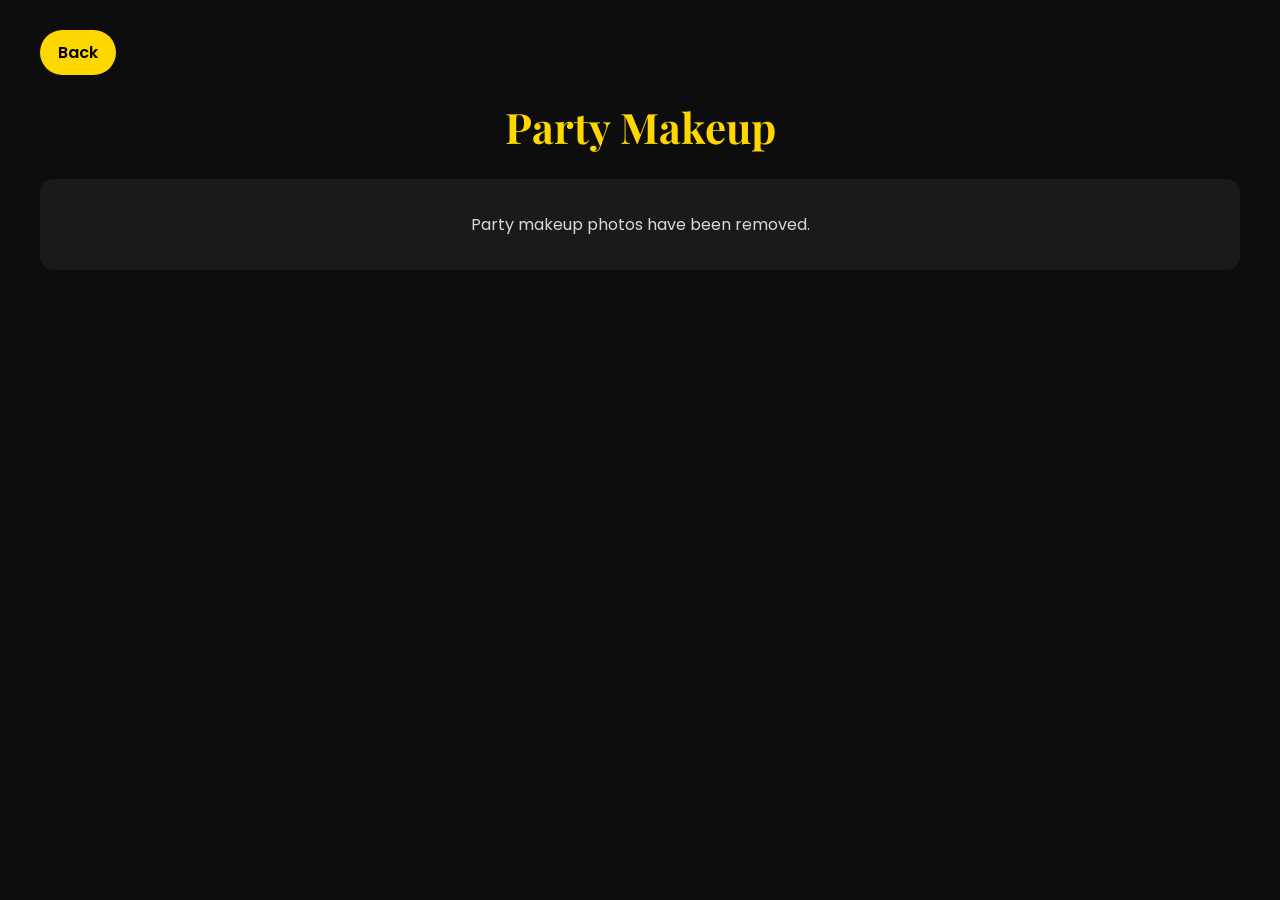
<file: party.html>
<!DOCTYPE html>
<html lang="en">
<head>
<meta charset="UTF-8">
<meta name="viewport" content="width=device-width, initial-scale=1.0">
<title>Party Makeup</title>
<link href="https://fonts.googleapis.com/css2?family=Playfair+Display:wght@500&family=Poppins:wght@300;400;600&display=swap" rel="stylesheet">
<style>
*{margin:0;padding:0;box-sizing:border-box;}
body{font-family:'Poppins', sans-serif;background:#0d0d0d;color:#fff;padding:30px 20px 50px;}
.container{max-width:1200px;margin:0 auto;}
.back{display:inline-block;margin-bottom:24px;padding:10px 18px;border-radius:999px;background:gold;color:#000;text-decoration:none;font-weight:600;}
h1{font-family:'Playfair Display', serif;font-size:42px;margin-bottom:10px;color:gold;text-align:center;}
.gallery{margin-top:24px;padding:32px 24px;border-radius:14px;background:#1a1a1a;text-align:center;color:#d9d9d9;line-height:1.7;}
@media (max-width: 768px){h1{font-size:32px;}}
</style>
</head>
<body>
<div class="container">
    <a href="webpage.html" class="back">Back</a>
    <h1>Party Makeup</h1>
    <div class="gallery">
        <p>Party makeup photos have been removed.</p>
    </div>
</div>
</body>
</html>
</file>
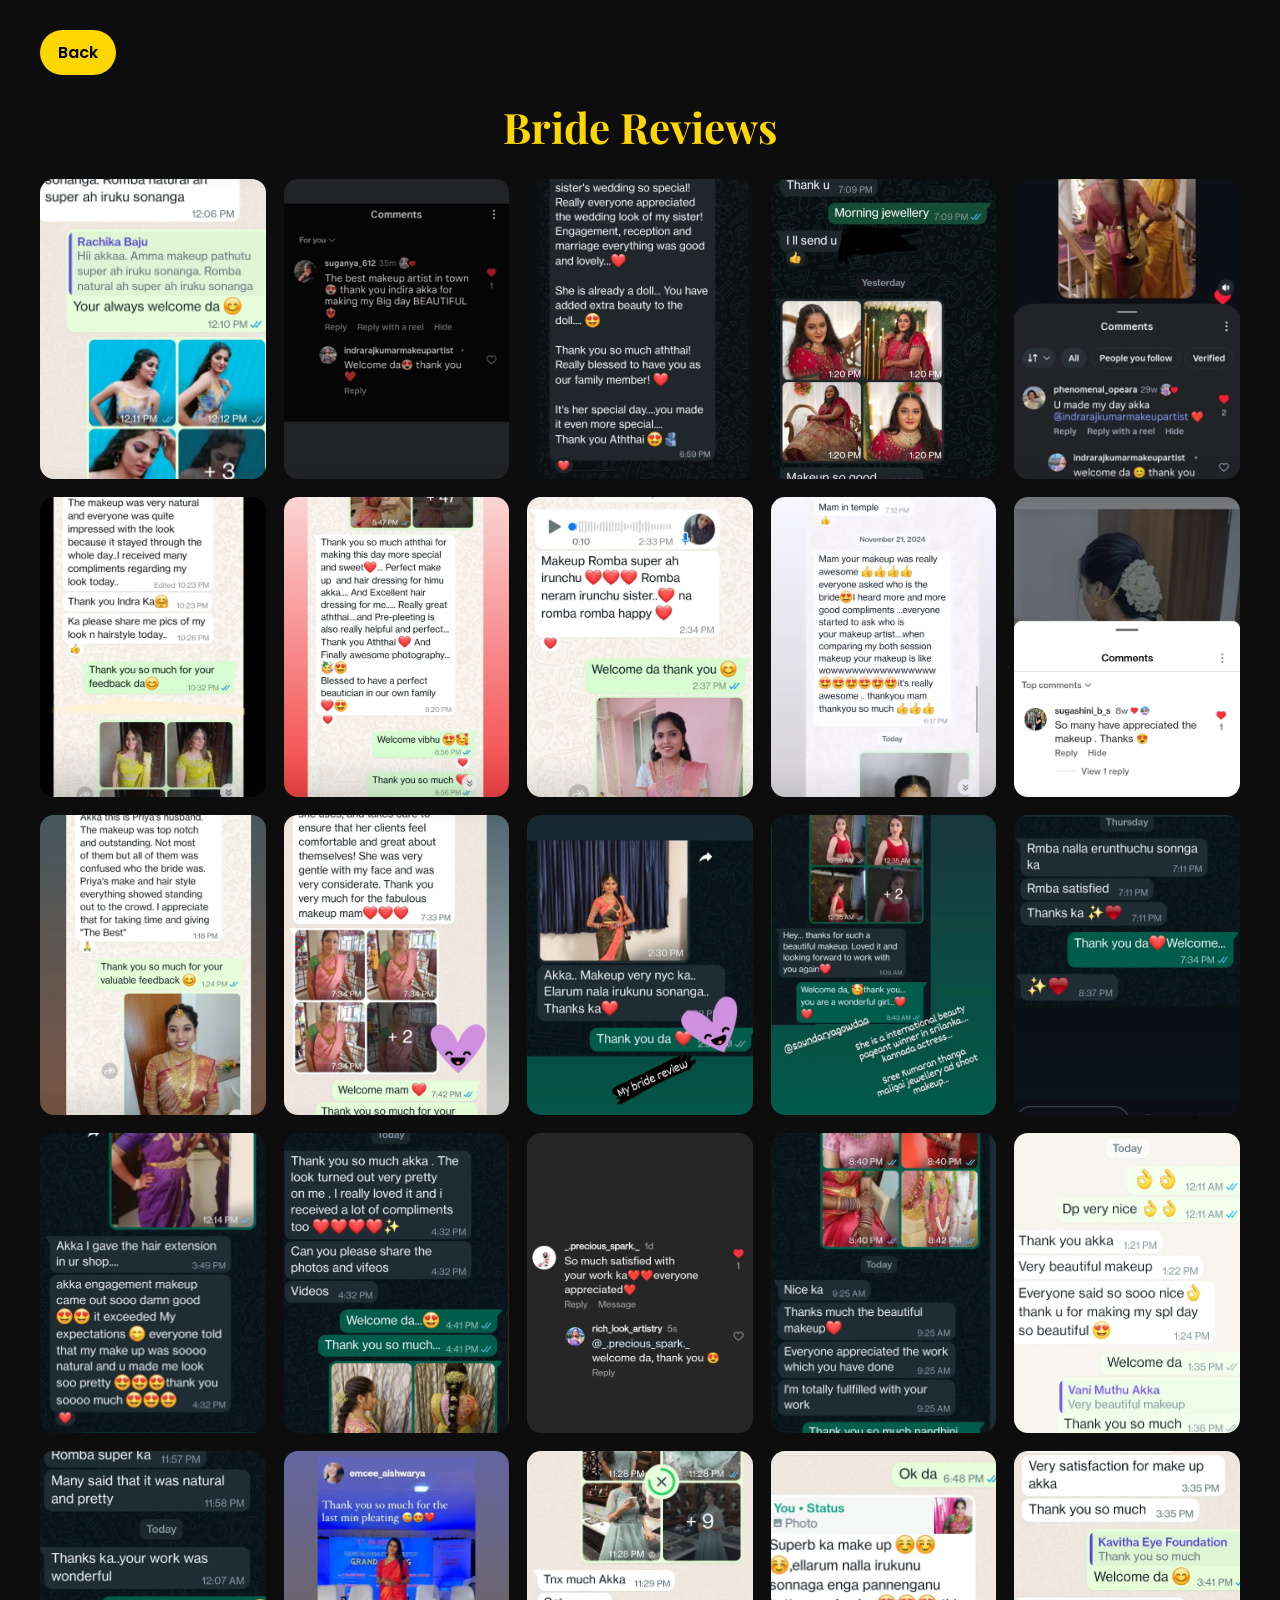
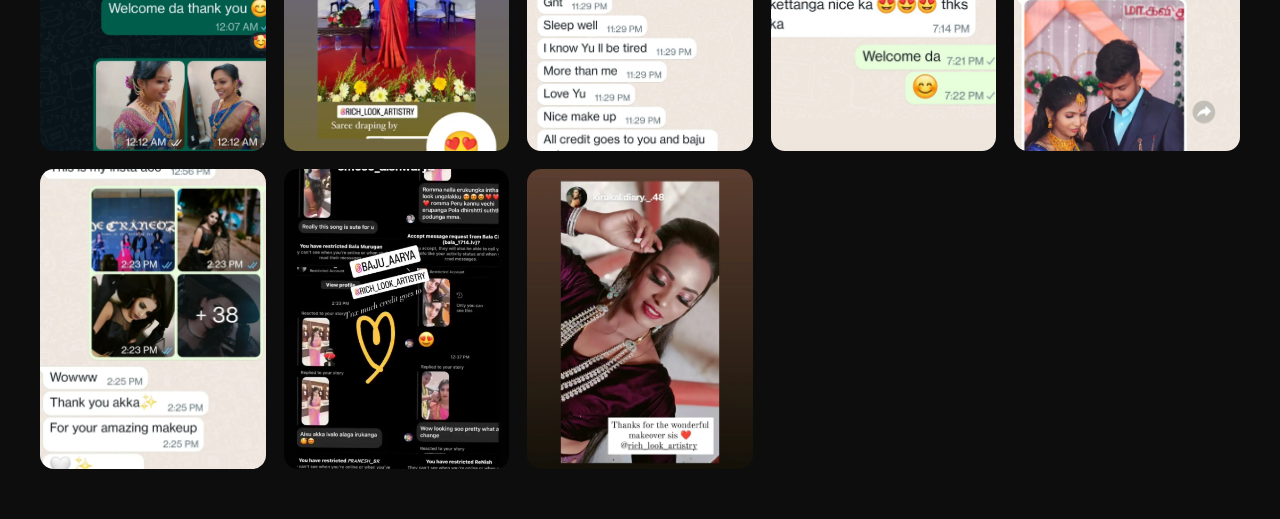
<file: reviews.html>
<!DOCTYPE html>
<html lang="en">
<head>
<meta charset="UTF-8">
<meta name="viewport" content="width=device-width, initial-scale=1.0">
<title>Bride Reviews</title>
<link href="https://fonts.googleapis.com/css2?family=Playfair+Display:wght@500&family=Poppins:wght@300;400;600&display=swap" rel="stylesheet">
<style>
*{
    margin:0;
    padding:0;
    box-sizing:border-box;
}

body{
    font-family:'Poppins', sans-serif;
    background:#0d0d0d;
    color:#fff;
    padding:30px 20px 50px;
}

.container{
    max-width:1200px;
    margin:0 auto;
}

.back{
    display:inline-block;
    margin-bottom:24px;
    padding:10px 18px;
    border-radius:999px;
    background:gold;
    color:#000;
    text-decoration:none;
    font-weight:600;
}

h1{
    font-family:'Playfair Display', serif;
    font-size:42px;
    margin-bottom:10px;
    color:gold;
    text-align:center;
}

p{
    text-align:center;
    margin-bottom:30px;
    color:#ddd;
}

.gallery{
    display:grid;
    grid-template-columns:repeat(auto-fit, minmax(220px, 1fr));
    gap:18px;
    margin-top:24px;
}

.gallery img{
    width:100%;
    height:300px;
    object-fit:cover;
    border-radius:14px;
    display:block;
    background:#1a1a1a;
}

@media (max-width: 768px){
    h1{
        font-size:32px;
    }

    .gallery img{
        height:240px;
    }
}
</style>
</head>
<body>
<div class="container">
    <a href="webpage.html" class="back">Back</a>
    <h1>Bride Reviews</h1>
    <div class="gallery">
        <img src="1.jpg.jpeg" alt="Bride review 2">
        <img src="2.jpg.jpeg" alt="Bride review 3">
        <img src="3.jpg.jpeg" alt="Bride review 4">
        <img src="4.jpg.jpeg" alt="Bride review 5">
        <img src="5.jpg.jpeg" alt="Bride review 6">
        <img src="6.jpg.jpeg" alt="Bride review 7">
        <img src="7.jpg.jpeg" alt="Bride review 8">
            <img src="8.jpg.jpeg" alt="Bride review 9">
            <img src="9.jpg.jpeg" alt="Bride review 10">
            <img src="10.jpg.jpeg" alt="Bride review 11">
            <img src="11.jpg.jpeg" alt="Bride review 12">
            <img src="12.jpg.jpeg" alt="Bride review 13">
            <img src="13.jpg.jpeg" alt="Bride review 14">
            <img src="14.jpg.jpeg" alt="Bride review 15">
            <img src="15.jpg.jpeg" alt="Bride review 16">
            <img src="16.jpg.jpeg" alt="Bride review 17">
            <img src="17.jpg.jpeg" alt="Bride review 18">
            <img src="18.jpg.jpeg" alt="Bride review 19">
            <img src="19.jpg.jpeg" alt="Bride review 20">
                <img src="20.jpg.jpeg" alt="Bride review 21">
                <img src="21.jpg.jpeg" alt="Bride review 22">
                <img src="22.jpg.jpeg" alt="Bride review 23">
                <img src="23.jpg.jpeg" alt="Bride review 24">
                <img src="24.jpg.jpeg" alt="Bride review 25">
                <img src="25.jpg.jpeg" alt="Bride review 26">
                <img src="26.jpg.jpeg" alt="Bride review 27">
                <img src="27.jpg.jpeg" alt="Bride review 28">
                <img src="28.jpg.jpeg" alt="Bride review 29">
    </div>
</div>
</body>
</html>
</file>
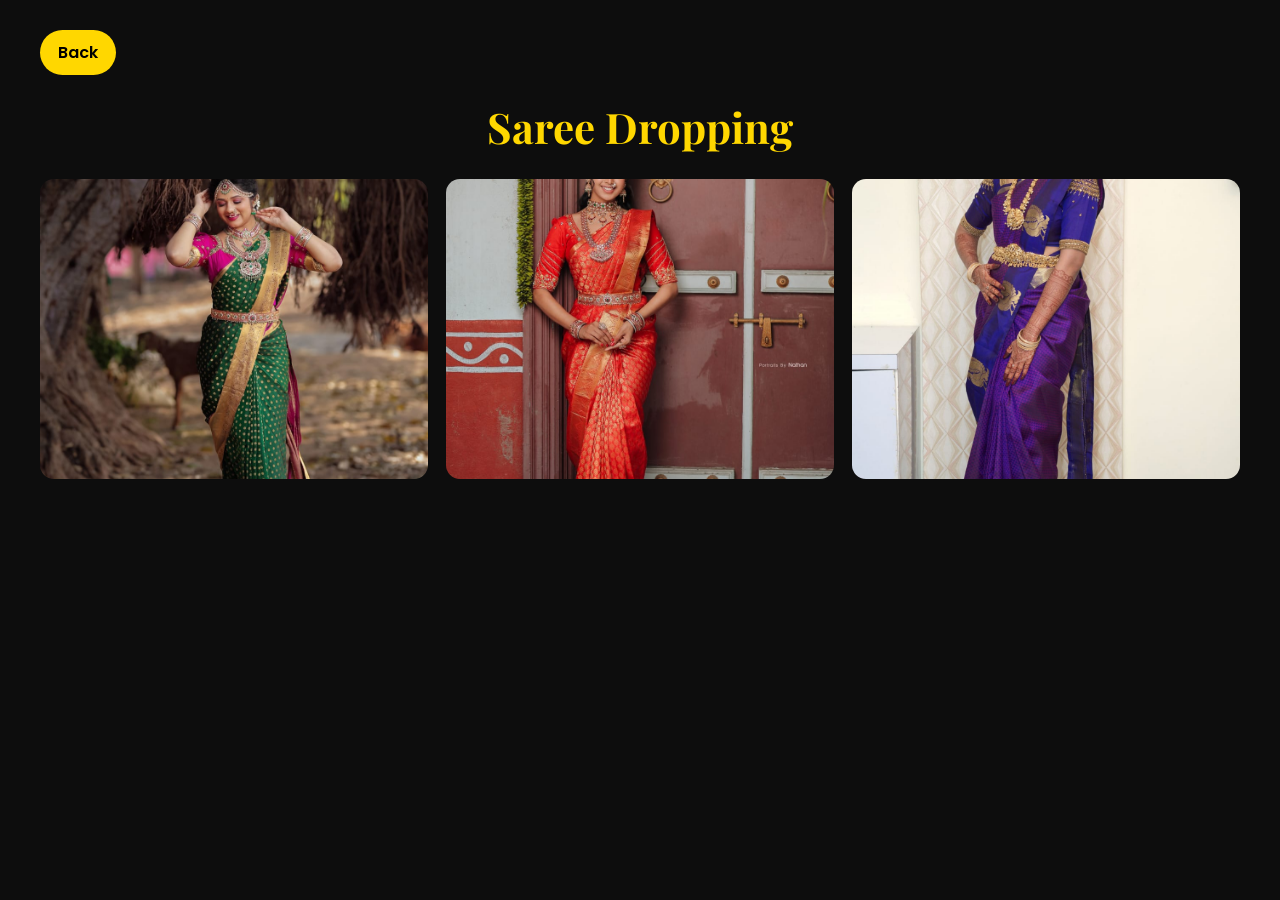
<file: saree.html>
<!DOCTYPE html>
<html lang="en">
<head>
<meta charset="UTF-8">
<meta name="viewport" content="width=device-width, initial-scale=1.0">
<title>Saree Dropping</title>
<link href="https://fonts.googleapis.com/css2?family=Playfair+Display:wght@500&family=Poppins:wght@300;400;600&display=swap" rel="stylesheet">
<style>
*{margin:0;padding:0;box-sizing:border-box;}
body{font-family:'Poppins', sans-serif;background:#0d0d0d;color:#fff;padding:30px 20px 50px;}
.container{max-width:1200px;margin:0 auto;}
.back{display:inline-block;margin-bottom:24px;padding:10px 18px;border-radius:999px;background:gold;color:#000;text-decoration:none;font-weight:600;}
h1{font-family:'Playfair Display', serif;font-size:42px;margin-bottom:10px;color:gold;text-align:center;}
.gallery{display:grid;grid-template-columns:repeat(auto-fit, minmax(220px, 1fr));gap:18px;margin-top:24px;}
.gallery img{width:100%;height:300px;object-fit:cover;border-radius:14px;display:block;background:#1a1a1a;}
@media (max-width: 768px){h1{font-size:32px;}.gallery img{height:240px;}}
</style>
</head>
<body>
<div class="container">
    <a href="webpage.html" class="back">Back</a>
    <h1>Saree Dropping</h1>
    <div class="gallery">
        <img src="58.jpg.jpeg" alt="Saree dropping 1">
        <img src="222.jpg.jpeg" alt="Saree dropping 2">
        <img src="223.jpg.jpeg" alt="Saree dropping 3">
    </div>
</div>
</body>
</html>
</file>
